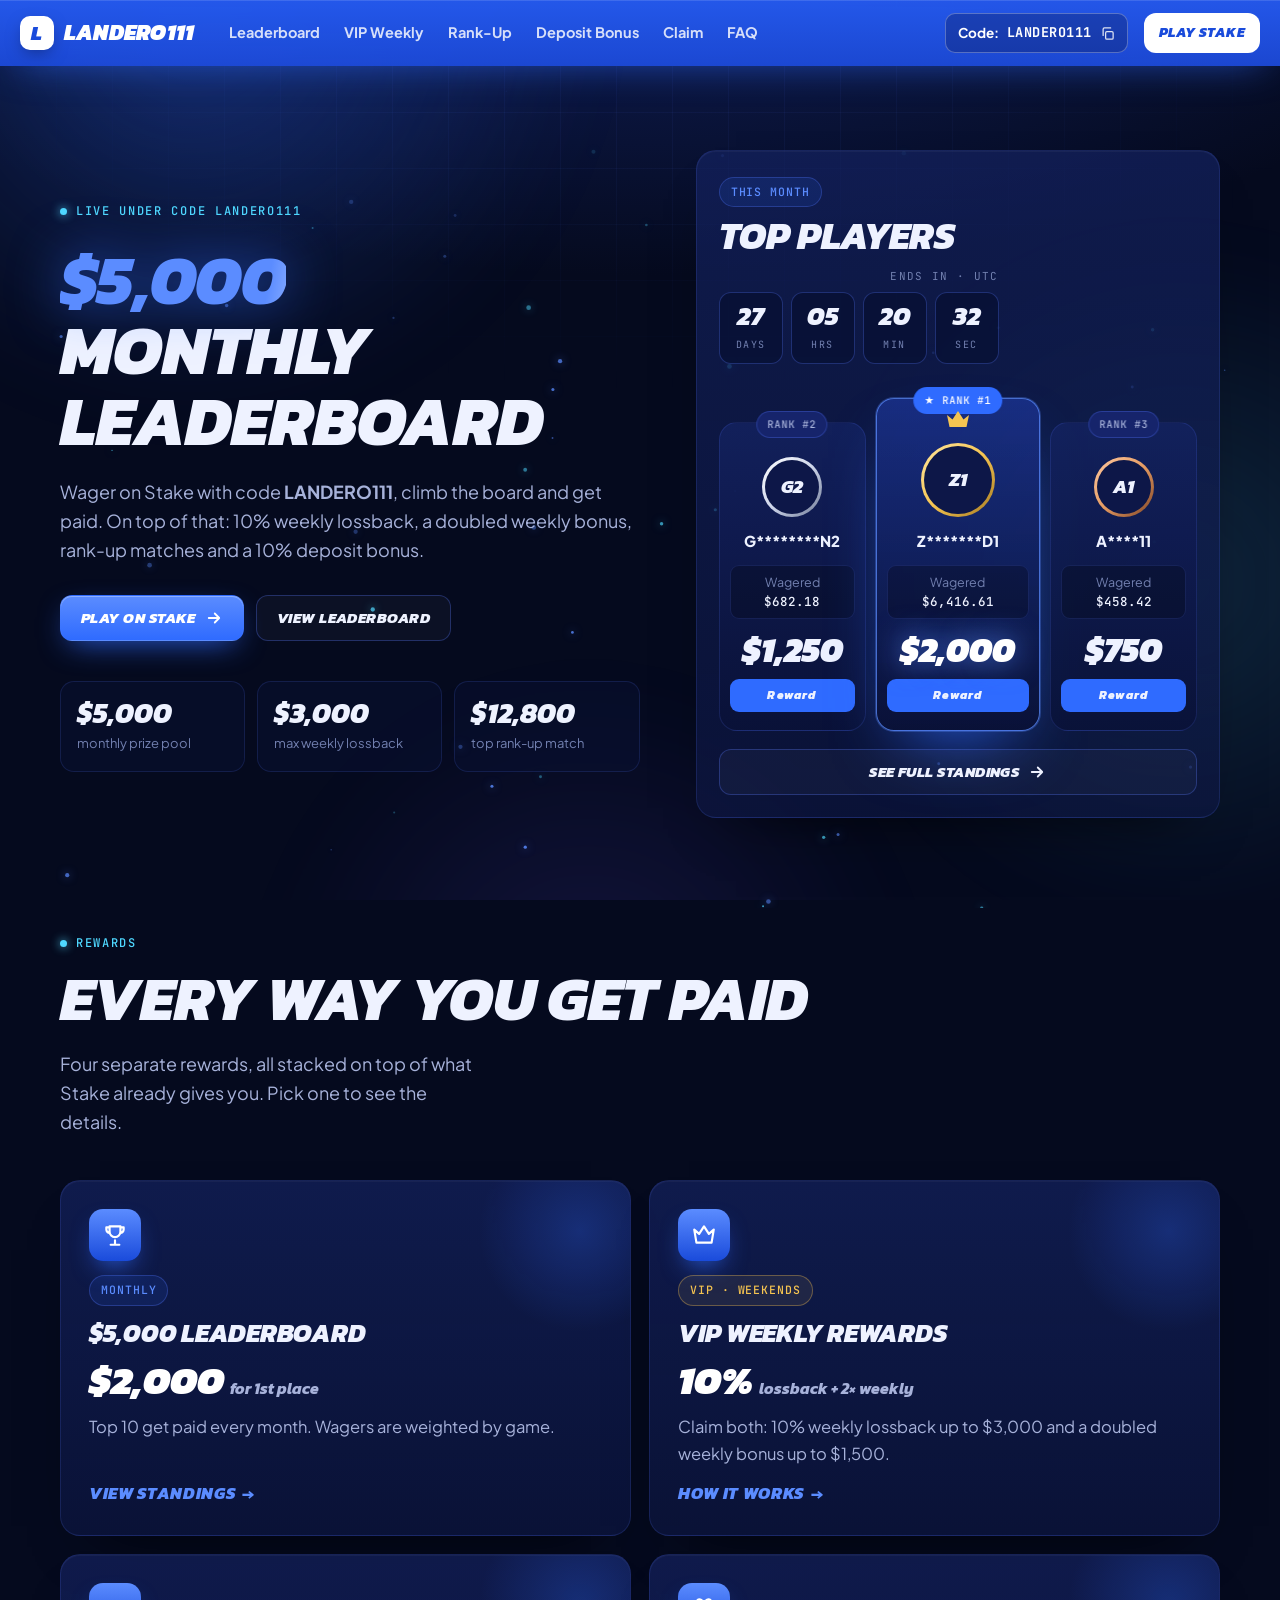
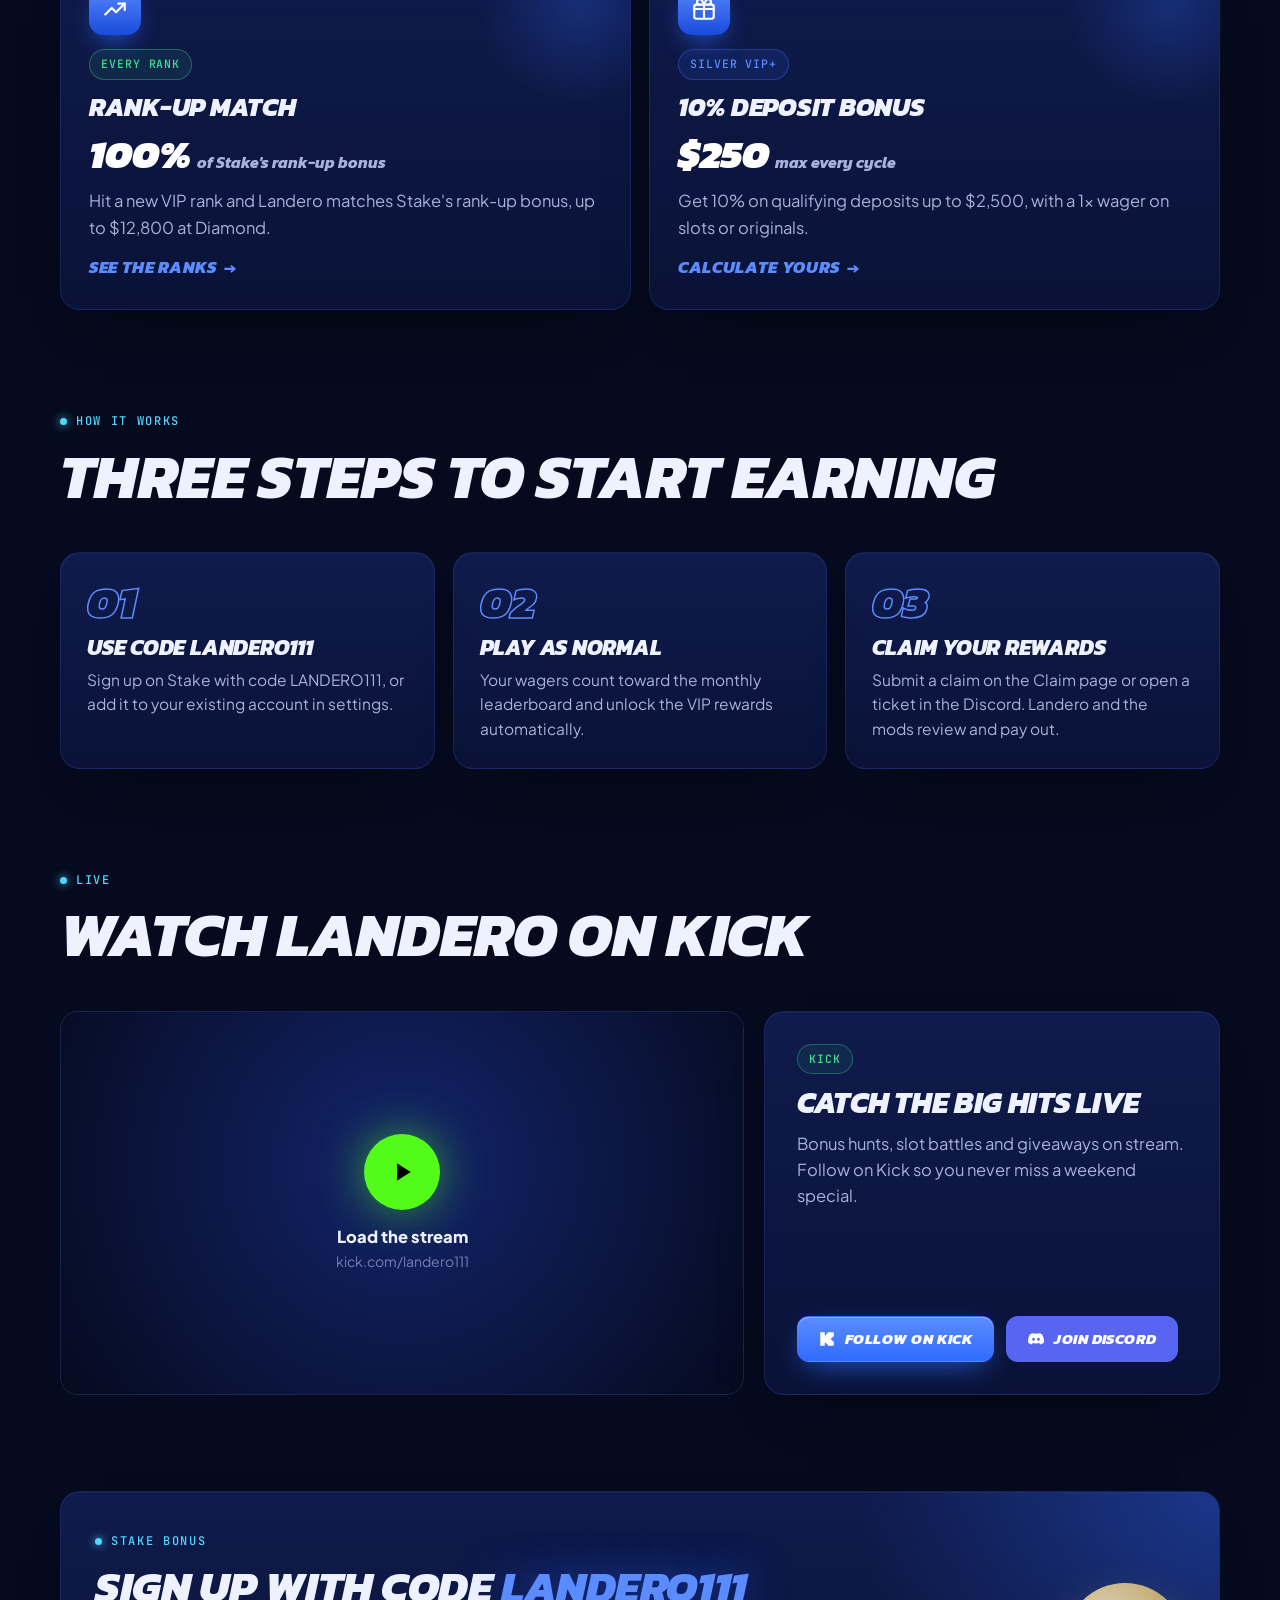
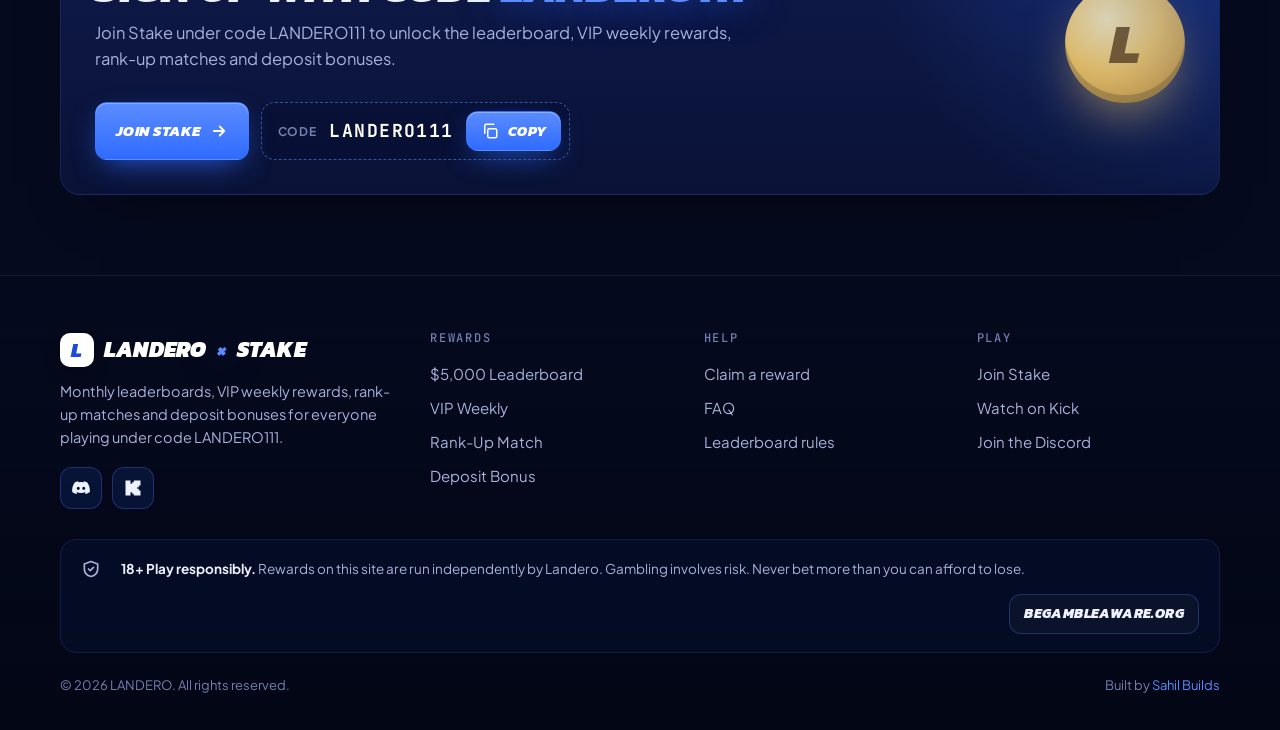
<file: index.html>
<!doctype html>
<html lang="en">
<head>
<meta charset="utf-8">
<meta name="viewport" content="width=device-width, initial-scale=1, viewport-fit=cover">
<title>Landero x Stake · $5,000 Leaderboard & VIP Rewards</title>
<meta name="description" content="Wager on Stake with code LANDERO111: $5,000 monthly leaderboard, 10% weekly lossback, doubled weekly bonus, rank-up matches and a 10% deposit bonus.">
<meta property="og:type" content="website">
<meta property="og:site_name" content="Landero x Stake">
<meta property="og:title" content="Landero x Stake · $5,000 Leaderboard & VIP Rewards">
<meta property="og:description" content="Wager on Stake with code LANDERO111: $5,000 monthly leaderboard, 10% weekly lossback, doubled weekly bonus, rank-up matches and a 10% deposit bonus.">
<meta property="og:url" content="https://www.landero111.com/">
<meta name="twitter:card" content="summary_large_image">
<meta name="theme-color" content="#1D4BDB">
<link rel="icon" type="image/svg+xml" href="favicon.svg">
<link rel="preconnect" href="https://fonts.googleapis.com">
<link rel="preconnect" href="https://fonts.gstatic.com" crossorigin>
<link rel="stylesheet" href="https://fonts.googleapis.com/css2?family=Kanit:ital,wght@1,700;1,800;1,900&family=Plus+Jakarta+Sans:wght@400;500;600;700;800&family=JetBrains+Mono:wght@500&display=swap">
<link rel="stylesheet" href="styles.css">
</head>
<body data-page="home">
<div class="bg" aria-hidden="true"><i class="grid"></i><i class="a"></i><i class="b"></i><i class="c"></i><i class="cur"></i></div>
<div class="beam" id="beam" aria-hidden="true"><i></i><b></b></div>
<header class="hdr">
  <div class="wrap">
    <a class="logo" href="index.html" aria-label="Landero home"><span class="s">L</span>LANDERO111</a>
    <nav class="nav" aria-label="Main"><a href="leaderboard.html" data-p="leaderboard"><svg viewBox="0 0 24 24" fill="none" stroke="currentColor" stroke-width="2" stroke-linecap="round" stroke-linejoin="round" aria-hidden="true"><path d="M8 21h8M12 17v4M7 4h10v5a5 5 0 0 1-10 0V4zM17 5h3v2a3 3 0 0 1-3 3M7 5H4v2a3 3 0 0 0 3 3"/></svg>Leaderboard</a><a href="vip-weekly.html" data-p="vip"><svg viewBox="0 0 24 24" fill="none" stroke="currentColor" stroke-width="2" stroke-linecap="round" stroke-linejoin="round" aria-hidden="true"><path d="M3 7l4.5 4L12 4l4.5 7L21 7l-2 12H5z"/></svg>VIP Weekly</a><a href="rank-up.html" data-p="rankup"><svg viewBox="0 0 24 24" fill="none" stroke="currentColor" stroke-width="2" stroke-linecap="round" stroke-linejoin="round" aria-hidden="true"><path d="M3 17l6-6 4 4 8-8"/><path d="M15 7h6v6"/></svg>Rank-Up</a><a href="deposit-bonus.html" data-p="deposit"><svg viewBox="0 0 24 24" fill="none" stroke="currentColor" stroke-width="2" stroke-linecap="round" stroke-linejoin="round" aria-hidden="true"><rect x="3" y="8" width="18" height="13" rx="2"/><path d="M12 8v13M3 12h18M12 8S10.5 3 8 3a2.5 2.5 0 0 0 0 5M12 8s1.5-5 4-5a2.5 2.5 0 0 1 0 5"/></svg>Deposit Bonus</a><a href="claim.html" data-p="claim"><svg viewBox="0 0 24 24" fill="none" stroke="currentColor" stroke-width="2" stroke-linecap="round" stroke-linejoin="round" aria-hidden="true"><path d="M3 9V6a1 1 0 0 1 1-1h16a1 1 0 0 1 1 1v3a3 3 0 0 0 0 6v3a1 1 0 0 1-1 1H4a1 1 0 0 1-1-1v-3a3 3 0 0 0 0-6z"/><path d="M14 5v14" stroke-dasharray="2 3"/></svg>Claim</a><a href="faq.html" data-p="faq"><svg viewBox="0 0 24 24" fill="none" stroke="currentColor" stroke-width="2" stroke-linecap="round" stroke-linejoin="round" aria-hidden="true"><circle cx="12" cy="12" r="9"/><path d="M9.5 9a2.5 2.5 0 1 1 3.5 2.3c-.6.3-1 .9-1 1.6V14M12 17.5v.01"/></svg>FAQ</a></nav>
    <span class="sp"></span>
    <button class="code-chip" type="button" data-copy="LANDERO111" aria-label="Copy code LANDERO111">Code: <b>LANDERO111</b><svg viewBox="0 0 24 24" fill="none" stroke="currentColor" stroke-width="2" stroke-linecap="round" stroke-linejoin="round" aria-hidden="true"><rect x="9" y="9" width="12" height="12" rx="2"/><path d="M5 15V5a2 2 0 0 1 2-2h10"/></svg></button>
    <a class="btn btn-white btn-sm hide-md" href="https://stake.com/?offer=landero111" target="_blank" rel="noopener sponsored">Play Stake</a>
    <a class="btn btn-discord btn-sm hide-md hide-lg" href="https://discord.gg/77KchtFxMC" target="_blank" rel="noopener"><svg viewBox="0 0 24 24" fill="currentColor" aria-hidden="true"><path d="M19.6 5.3A16.7 16.7 0 0 0 15.5 4l-.5 1a15.4 15.4 0 0 0-6 0l-.5-1a16.7 16.7 0 0 0-4.1 1.3C1.8 9.2 1.1 13 1.4 16.7a16.8 16.8 0 0 0 5.1 2.6l1.1-1.7a10.9 10.9 0 0 1-1.7-.8l.4-.3a12 12 0 0 0 11.4 0l.4.3a10.9 10.9 0 0 1-1.7.8l1.1 1.7a16.8 16.8 0 0 0 5.1-2.6c.4-4.3-.6-8.1-3-11.4zM8.7 14.4c-1 0-1.8-.9-1.8-2s.8-2 1.8-2 1.8.9 1.8 2-.8 2-1.8 2zm6.6 0c-1 0-1.8-.9-1.8-2s.8-2 1.8-2 1.8.9 1.8 2-.8 2-1.8 2z"/></svg>Discord</a>
    <button class="menu-btn" id="menuBtn" type="button" aria-label="Menu" aria-expanded="false" aria-controls="mnav"><span></span></button>
  </div>
  <div class="mnav" id="mnav"><div class="in"><a class="ml" href="index.html" data-p="home">Home</a><a class="ml" href="leaderboard.html" data-p="leaderboard">Leaderboard</a><a class="ml" href="vip-weekly.html" data-p="vip">VIP Weekly</a><a class="ml" href="rank-up.html" data-p="rankup">Rank-Up</a><a class="ml" href="deposit-bonus.html" data-p="deposit">Deposit Bonus</a><a class="ml" href="claim.html" data-p="claim">Claim</a><a class="ml" href="faq.html" data-p="faq">FAQ</a>
    <div class="row"><a class="btn btn-white" href="https://stake.com/?offer=landero111" target="_blank" rel="noopener sponsored">Play Stake</a><a class="btn btn-discord" href="https://discord.gg/77KchtFxMC" target="_blank" rel="noopener"><svg viewBox="0 0 24 24" fill="currentColor" aria-hidden="true"><path d="M19.6 5.3A16.7 16.7 0 0 0 15.5 4l-.5 1a15.4 15.4 0 0 0-6 0l-.5-1a16.7 16.7 0 0 0-4.1 1.3C1.8 9.2 1.1 13 1.4 16.7a16.8 16.8 0 0 0 5.1 2.6l1.1-1.7a10.9 10.9 0 0 1-1.7-.8l.4-.3a12 12 0 0 0 11.4 0l.4.3a10.9 10.9 0 0 1-1.7.8l1.1 1.7a16.8 16.8 0 0 0 5.1-2.6c.4-4.3-.6-8.1-3-11.4zM8.7 14.4c-1 0-1.8-.9-1.8-2s.8-2 1.8-2 1.8.9 1.8 2-.8 2-1.8 2zm6.6 0c-1 0-1.8-.9-1.8-2s.8-2 1.8-2 1.8.9 1.8 2-.8 2-1.8 2z"/></svg>Discord</a></div>
  </div></div>
</header>
<main>

<section style="position:relative">
  <canvas id="sparks" aria-hidden="true"></canvas>
  <div class="wrap hero">
    <div>
      <span class="kick load">Live under code LANDERO111</span>
      <h1 class="h-xl load d1"><span class="shine">$5,000</span><br>monthly<br>leaderboard</h1>
      <p class="lede load d2">Wager on Stake with code <b>LANDERO111</b>, climb the board and get paid. On top of that: 10% weekly lossback, a doubled weekly bonus, rank-up matches and a 10% deposit bonus.</p>
      <div class="ctas load d3"><a class="btn btn-blue" href="https://stake.com/?offer=landero111" target="_blank" rel="noopener sponsored">Play on Stake <svg viewBox="0 0 24 24" fill="none" stroke="currentColor" stroke-width="2.4" stroke-linecap="round" stroke-linejoin="round" aria-hidden="true"><path d="M5 12h14M13 6l6 6-6 6"/></svg></a><a class="btn btn-ghost" href="leaderboard.html">View leaderboard</a></div>
      <div class="stats load d4">
        <div><b class="num" data-count="5000" data-pre="$">$5,000</b><span>monthly prize pool</span></div>
        <div><b class="num" data-count="3000" data-pre="$">$3,000</b><span>max weekly lossback</span></div>
        <div><b class="num" data-count="12800" data-pre="$">$12,800</b><span>top rank-up match</span></div>
      </div>
    </div>
    <div class="load d2">
      <div class="card" style="padding:26px 22px 22px">
        <div style="display:flex;justify-content:space-between;align-items:center;gap:12px;flex-wrap:wrap;margin-bottom:34px">
          <div><div class="pill">This month</div><h3 class="h-md" style="margin-top:10px">Top players</h3></div>
          <div style="text-align:right"><div class="mono" style="font-size:11px;color:var(--dim);letter-spacing:.12em;margin-bottom:6px">ENDS IN · UTC</div><div class="cd num" data-cd="month" aria-label="Time left"><div><b>00</b><span>Days</span></div><div><b>00</b><span>Hrs</span></div><div><b>00</b><span>Min</span></div><div><b>00</b><span>Sec</span></div></div></div>
        </div>
        <div class="podium" data-podium>
  <div class="pod p2 gc"><span class="rk">Rank #2</span><div class="av"><span>–</span></div><div class="nm">–</div><div class="wg">Wagered <b class="num">–</b></div><div class="pz num">$1,250</div><div class="rw">Reward</div></div>
  <div class="pod p1 gc"><span class="rk">★ Rank #1</span><svg class="crown" width="26" height="20" viewBox="0 0 26 20" fill="currentColor" aria-hidden="true"><path d="M2 6l5.5 4.5L13 2l5.5 8.5L24 6l-2.5 12h-17z"/></svg><div class="av"><span>–</span></div><div class="nm">–</div><div class="wg">Wagered <b class="num">–</b></div><div class="pz num">$2,000</div><div class="rw">Reward</div></div>
  <div class="pod p3 gc"><span class="rk">Rank #3</span><div class="av"><span>–</span></div><div class="nm">–</div><div class="wg">Wagered <b class="num">–</b></div><div class="pz num">$750</div><div class="rw">Reward</div></div>
</div>
        <a class="btn btn-ghost" href="leaderboard.html" style="width:100%;margin-top:18px">See full standings <svg viewBox="0 0 24 24" fill="none" stroke="currentColor" stroke-width="2.4" stroke-linecap="round" stroke-linejoin="round" aria-hidden="true"><path d="M5 12h14M13 6l6 6-6 6"/></svg></a>
      </div>
    </div>
  </div>
</section>

<section class="wrap section" style="padding-top:20px">
  <div class="head rv"><div><span class="kick">Rewards</span><h2 class="h-lg" style="margin-top:12px">Every way you get paid</h2></div><p class="lede">Four separate rewards, all stacked on top of what Stake already gives you. Pick one to see the details.</p></div>
  <div class="offers">
    <a class="card offer gc rv" href="leaderboard.html"><span class="ic"><svg viewBox="0 0 24 24" fill="none" stroke="currentColor" stroke-width="2" stroke-linecap="round" stroke-linejoin="round" aria-hidden="true"><path d="M8 21h8M12 17v4M7 4h10v5a5 5 0 0 1-10 0V4zM17 5h3v2a3 3 0 0 1-3 3M7 5H4v2a3 3 0 0 0 3 3"/></svg></span><span class="pill">Monthly</span><h3>$5,000 Leaderboard</h3><div class="big num">$2,000<small>for 1st place</small></div><p>Top 10 get paid every month. Wagers are weighted by game.</p><span class="go">View standings <span>→</span></span></a>
    <a class="card offer gc rv s1" href="vip-weekly.html"><span class="ic"><svg viewBox="0 0 24 24" fill="none" stroke="currentColor" stroke-width="2" stroke-linecap="round" stroke-linejoin="round" aria-hidden="true"><path d="M3 7l4.5 4L12 4l4.5 7L21 7l-2 12H5z"/></svg></span><span class="pill gold">VIP · Weekends</span><h3>VIP Weekly Rewards</h3><div class="big num">10%<small>lossback + 2× weekly</small></div><p>Claim both: 10% weekly lossback up to $3,000 and a doubled weekly bonus up to $1,500.</p><span class="go">How it works <span>→</span></span></a>
    <a class="card offer gc rv" href="rank-up.html"><span class="ic"><svg viewBox="0 0 24 24" fill="none" stroke="currentColor" stroke-width="2" stroke-linecap="round" stroke-linejoin="round" aria-hidden="true"><path d="M3 17l6-6 4 4 8-8"/><path d="M15 7h6v6"/></svg></span><span class="pill green">Every rank</span><h3>Rank-Up Match</h3><div class="big num">100%<small>of Stake's rank-up bonus</small></div><p>Hit a new VIP rank and Landero matches Stake's rank-up bonus, up to $12,800 at Diamond.</p><span class="go">See the ranks <span>→</span></span></a>
    <a class="card offer gc rv s1" href="deposit-bonus.html"><span class="ic"><svg viewBox="0 0 24 24" fill="none" stroke="currentColor" stroke-width="2" stroke-linecap="round" stroke-linejoin="round" aria-hidden="true"><rect x="3" y="8" width="18" height="13" rx="2"/><path d="M12 8v13M3 12h18M12 8S10.5 3 8 3a2.5 2.5 0 0 0 0 5M12 8s1.5-5 4-5a2.5 2.5 0 0 1 0 5"/></svg></span><span class="pill">Silver VIP+</span><h3>10% Deposit Bonus</h3><div class="big num">$250<small>max every cycle</small></div><p>Get 10% on qualifying deposits up to $2,500, with a 1× wager on slots or originals.</p><span class="go">Calculate yours <span>→</span></span></a>
  </div>
</section>

<section class="wrap section" style="padding-top:0">
  <div class="head rv"><div><span class="kick">How it works</span><h2 class="h-lg" style="margin-top:12px">Three steps to start earning</h2></div></div>
  <div class="steps">
    <div class="card step gc rv"><h3>Use code LANDERO111</h3><p>Sign up on Stake with code LANDERO111, or add it to your existing account in settings.</p></div>
    <div class="card step gc rv s1"><h3>Play as normal</h3><p>Your wagers count toward the monthly leaderboard and unlock the VIP rewards automatically.</p></div>
    <div class="card step gc rv s2"><h3>Claim your rewards</h3><p>Submit a claim on the Claim page or open a ticket in the Discord. Landero and the mods review and pay out.</p></div>
  </div>
</section>

<section class="wrap section" style="padding-top:0">
  <div class="head rv"><div><span class="kick">Live</span><h2 class="h-lg" style="margin-top:12px">Watch Landero on Kick</h2></div></div>
  <div class="live-wrap">
    <div class="player rv"><div class="ph" role="button" tabindex="0" aria-label="Load the Kick stream"><div><b><svg width="30" height="30" viewBox="0 0 24 24" fill="currentColor" aria-hidden="true"><path d="M8 5v14l11-7z"/></svg></b><div style="font-weight:800">Load the stream</div><div style="color:var(--dim);font-size:14px">kick.com/landero111</div></div></div></div>
    <div class="card block gc rv s1" style="display:flex;flex-direction:column">
      <span class="pill green" style="align-self:flex-start">Kick</span>
      <h3 style="margin-top:14px">Catch the big hits live</h3>
      <p class="d">Bonus hunts, slot battles and giveaways on stream. Follow on Kick so you never miss a weekend special.</p>
      <div class="ctas" style="margin-top:auto;padding-top:24px"><a class="btn btn-blue" href="https://kick.com/landero111" target="_blank" rel="noopener"><svg viewBox="0 0 24 24" fill="currentColor" aria-hidden="true"><path d="M3 3h6v4h2V5h2V3h8v6h-2v2h-2v2h2v2h2v6h-8v-2h-2v-2H9v4H3z"/></svg>Follow on Kick</a><a class="btn btn-discord" href="https://discord.gg/77KchtFxMC" target="_blank" rel="noopener"><svg viewBox="0 0 24 24" fill="currentColor" aria-hidden="true"><path d="M19.6 5.3A16.7 16.7 0 0 0 15.5 4l-.5 1a15.4 15.4 0 0 0-6 0l-.5-1a16.7 16.7 0 0 0-4.1 1.3C1.8 9.2 1.1 13 1.4 16.7a16.8 16.8 0 0 0 5.1 2.6l1.1-1.7a10.9 10.9 0 0 1-1.7-.8l.4-.3a12 12 0 0 0 11.4 0l.4.3a10.9 10.9 0 0 1-1.7.8l1.1 1.7a16.8 16.8 0 0 0 5.1-2.6c.4-4.3-.6-8.1-3-11.4zM8.7 14.4c-1 0-1.8-.9-1.8-2s.8-2 1.8-2 1.8.9 1.8 2-.8 2-1.8 2zm6.6 0c-1 0-1.8-.9-1.8-2s.8-2 1.8-2 1.8.9 1.8 2-.8 2-1.8 2z"/></svg>Join Discord</a></div>
    </div>
  </div>
</section>
<section class="wrap" style="padding-bottom:40px">
  <div class="card banner rv gc">
    <div style="position:relative"><span class="kick">Stake bonus</span><h2 style="margin-top:12px">Sign up with code <span class="blue">LANDERO111</span></h2><p>Join Stake under code LANDERO111 to unlock the leaderboard, VIP weekly rewards, rank-up matches and deposit bonuses.</p>
    <div class="ctas"><a class="btn btn-blue" href="https://stake.com/?offer=landero111" target="_blank" rel="noopener sponsored">Join Stake <svg viewBox="0 0 24 24" fill="none" stroke="currentColor" stroke-width="2.4" stroke-linecap="round" stroke-linejoin="round" aria-hidden="true"><path d="M5 12h14M13 6l6 6-6 6"/></svg></a><button class="codebox" type="button" data-copy="LANDERO111" aria-label="Copy code LANDERO111"><span>Code</span><b>LANDERO111</b><span class="btn btn-blue btn-sm" style="pointer-events:none"><svg viewBox="0 0 24 24" fill="none" stroke="currentColor" stroke-width="2" stroke-linecap="round" stroke-linejoin="round" aria-hidden="true"><rect x="9" y="9" width="12" height="12" rx="2"/><path d="M5 15V5a2 2 0 0 1 2-2h10"/></svg>Copy</span></button></div></div>
    <div class="chip3d" aria-hidden="true">L</div>
  </div>
</section>
</main>
<footer class="ftr">
  <div class="wrap top">
    <div class="b">
      <a class="logo" href="index.html"><span class="s">L</span>LANDERO <span class="blue">×</span> STAKE</a>
      <p>Monthly leaderboards, VIP weekly rewards, rank-up matches and deposit bonuses for everyone playing under code LANDERO111.</p>
      <div class="socials"><a href="https://discord.gg/77KchtFxMC" target="_blank" rel="noopener" aria-label="Discord"><svg viewBox="0 0 24 24" fill="currentColor" aria-hidden="true"><path d="M19.6 5.3A16.7 16.7 0 0 0 15.5 4l-.5 1a15.4 15.4 0 0 0-6 0l-.5-1a16.7 16.7 0 0 0-4.1 1.3C1.8 9.2 1.1 13 1.4 16.7a16.8 16.8 0 0 0 5.1 2.6l1.1-1.7a10.9 10.9 0 0 1-1.7-.8l.4-.3a12 12 0 0 0 11.4 0l.4.3a10.9 10.9 0 0 1-1.7.8l1.1 1.7a16.8 16.8 0 0 0 5.1-2.6c.4-4.3-.6-8.1-3-11.4zM8.7 14.4c-1 0-1.8-.9-1.8-2s.8-2 1.8-2 1.8.9 1.8 2-.8 2-1.8 2zm6.6 0c-1 0-1.8-.9-1.8-2s.8-2 1.8-2 1.8.9 1.8 2-.8 2-1.8 2z"/></svg></a><a href="https://kick.com/landero111" target="_blank" rel="noopener" aria-label="Kick"><svg viewBox="0 0 24 24" fill="currentColor" aria-hidden="true"><path d="M3 3h6v4h2V5h2V3h8v6h-2v2h-2v2h2v2h2v6h-8v-2h-2v-2H9v4H3z"/></svg></a></div>
    </div>
    <div class="col"><h4>REWARDS</h4><a href="leaderboard.html">$5,000 Leaderboard</a><a href="vip-weekly.html">VIP Weekly</a><a href="rank-up.html">Rank-Up Match</a><a href="deposit-bonus.html">Deposit Bonus</a></div>
    <div class="col"><h4>HELP</h4><a href="claim.html">Claim a reward</a><a href="faq.html">FAQ</a><a href="leaderboard.html#rules">Leaderboard rules</a></div>
    <div class="col"><h4>PLAY</h4><a href="https://stake.com/?offer=landero111" target="_blank" rel="noopener sponsored">Join Stake</a><a href="https://kick.com/landero111" target="_blank" rel="noopener">Watch on Kick</a><a href="https://discord.gg/77KchtFxMC" target="_blank" rel="noopener">Join the Discord</a></div>
  </div>
  <div class="wrap"><div class="rg"><svg width="20" height="20" viewBox="0 0 24 24" fill="none" stroke="currentColor" stroke-width="2" stroke-linecap="round" stroke-linejoin="round" aria-hidden="true"><path d="M12 3l8 3v6c0 5-3.4 8-8 9-4.6-1-8-4-8-9V6z"/><path d="M9 12l2 2 4-4"/></svg><span><b>18+ Play responsibly.</b> Rewards on this site are run independently by Landero. Gambling involves risk. Never bet more than you can afford to lose.</span><a class="btn btn-ghost btn-sm" href="https://www.begambleaware.org" target="_blank" rel="noopener">BeGambleAware.org</a></div></div>
  <div class="wrap bot"><span>© 2026 LANDERO. All rights reserved.</span><span>Built by <a href="https://sahilbuilds.com" target="_blank" rel="noopener">Sahil Builds</a></span></div>
</footer>
<button class="totop" id="toTop" type="button" aria-label="Back to top"><svg class="ring" viewBox="0 0 52 52" aria-hidden="true"><circle class="trk" cx="26" cy="26" r="24"/><circle class="prg" id="toTopRing" cx="26" cy="26" r="24"/></svg><svg class="ar" width="20" height="20" viewBox="0 0 24 24" fill="none" stroke="currentColor" stroke-width="2.4" stroke-linecap="round" stroke-linejoin="round" aria-hidden="true"><path d="M12 19V5M5 12l7-7 7 7"/></svg></button>
<script src="app.js"></script>
</body>
</html>
</file>
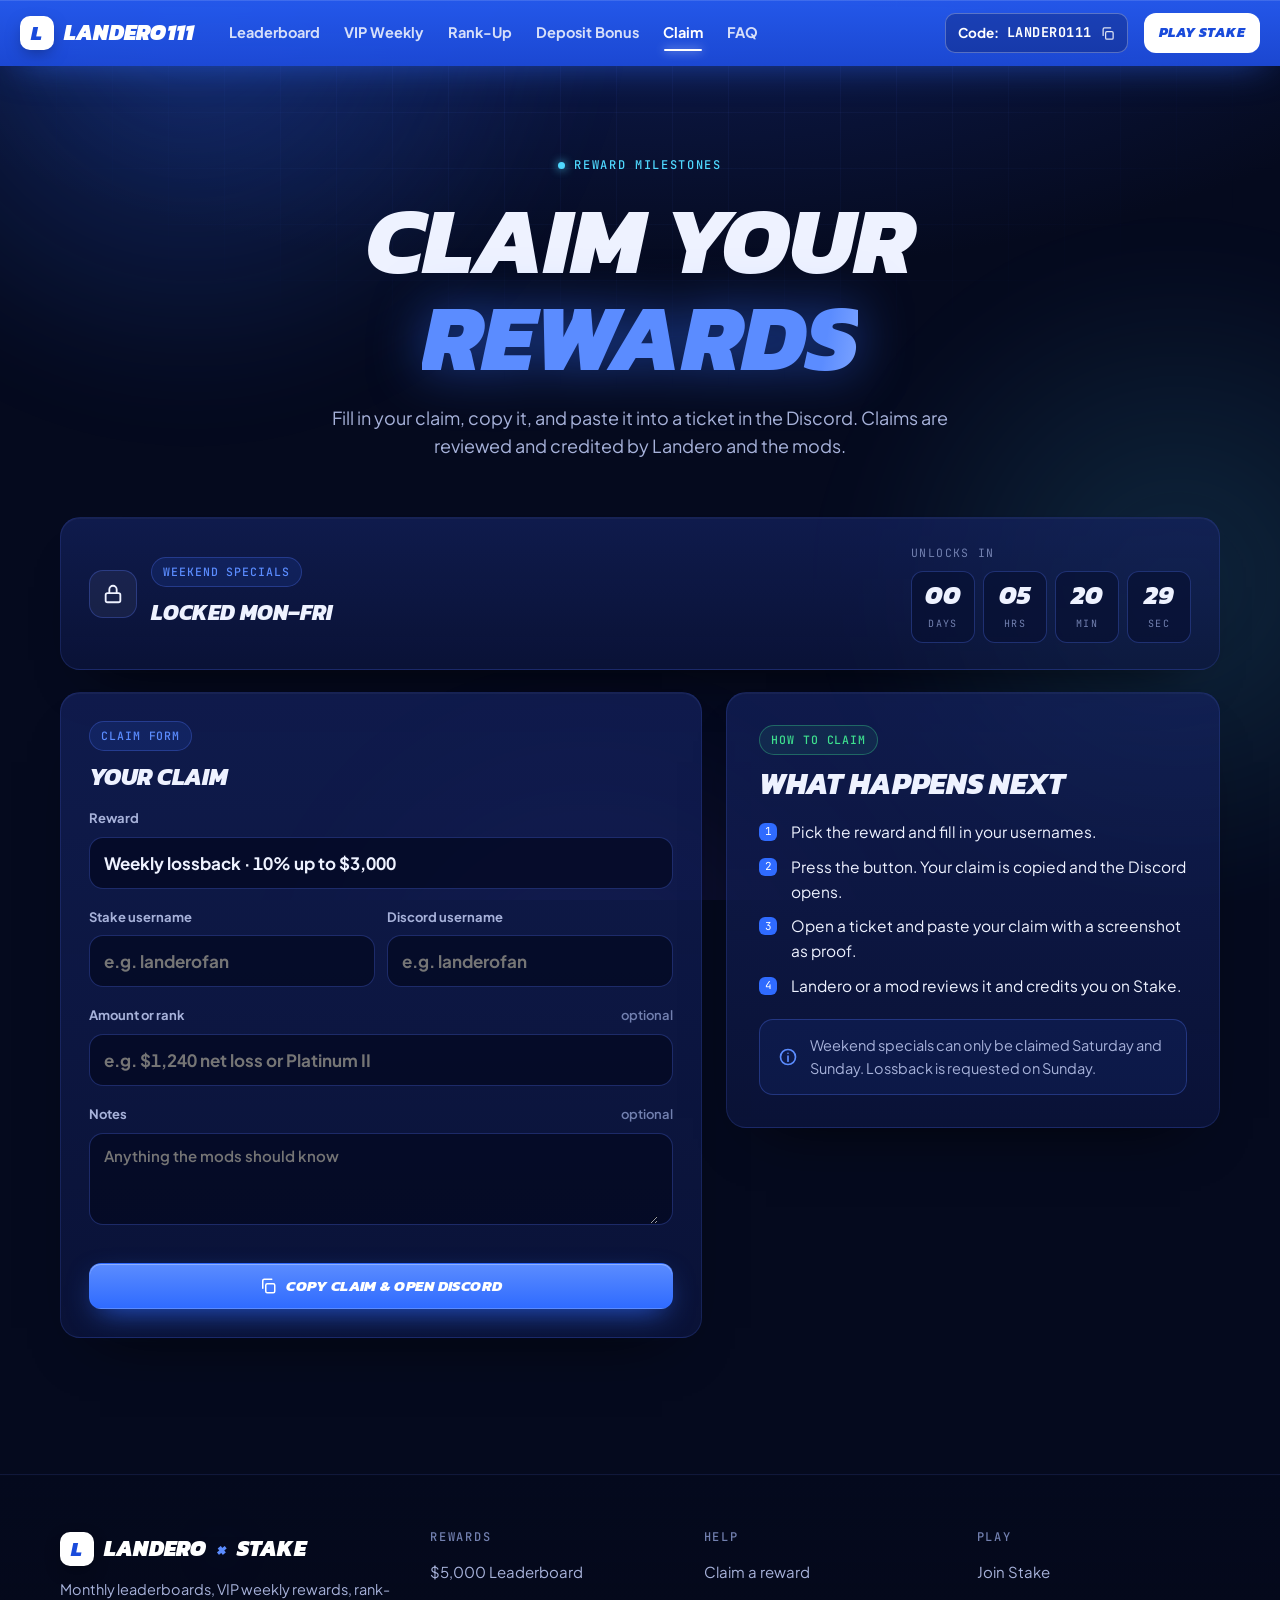
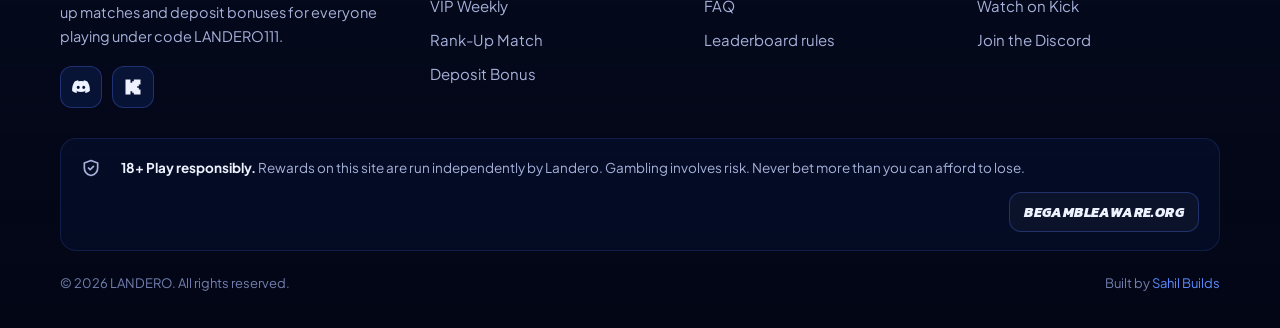
<file: claim.html>
<!doctype html>
<html lang="en">
<head>
<meta charset="utf-8">
<meta name="viewport" content="width=device-width, initial-scale=1, viewport-fit=cover">
<title>Claim Rewards · Landero x Stake</title>
<meta name="description" content="Claim your weekly lossback, double weekly, rank-up match, deposit bonus or leaderboard prize from Landero.">
<meta property="og:type" content="website">
<meta property="og:site_name" content="Landero x Stake">
<meta property="og:title" content="Claim Rewards · Landero x Stake">
<meta property="og:description" content="Claim your weekly lossback, double weekly, rank-up match, deposit bonus or leaderboard prize from Landero.">
<meta property="og:url" content="https://www.landero111.com/claim.html">
<meta name="twitter:card" content="summary_large_image">
<meta name="theme-color" content="#1D4BDB">
<link rel="icon" type="image/svg+xml" href="favicon.svg">
<link rel="preconnect" href="https://fonts.googleapis.com">
<link rel="preconnect" href="https://fonts.gstatic.com" crossorigin>
<link rel="stylesheet" href="https://fonts.googleapis.com/css2?family=Kanit:ital,wght@1,700;1,800;1,900&family=Plus+Jakarta+Sans:wght@400;500;600;700;800&family=JetBrains+Mono:wght@500&display=swap">
<link rel="stylesheet" href="styles.css">
</head>
<body data-page="claim">
<div class="bg" aria-hidden="true"><i class="grid"></i><i class="a"></i><i class="b"></i><i class="c"></i><i class="cur"></i></div>
<div class="beam" id="beam" aria-hidden="true"><i></i><b></b></div>
<header class="hdr">
  <div class="wrap">
    <a class="logo" href="index.html" aria-label="Landero home"><span class="s">L</span>LANDERO111</a>
    <nav class="nav" aria-label="Main"><a href="leaderboard.html" data-p="leaderboard"><svg viewBox="0 0 24 24" fill="none" stroke="currentColor" stroke-width="2" stroke-linecap="round" stroke-linejoin="round" aria-hidden="true"><path d="M8 21h8M12 17v4M7 4h10v5a5 5 0 0 1-10 0V4zM17 5h3v2a3 3 0 0 1-3 3M7 5H4v2a3 3 0 0 0 3 3"/></svg>Leaderboard</a><a href="vip-weekly.html" data-p="vip"><svg viewBox="0 0 24 24" fill="none" stroke="currentColor" stroke-width="2" stroke-linecap="round" stroke-linejoin="round" aria-hidden="true"><path d="M3 7l4.5 4L12 4l4.5 7L21 7l-2 12H5z"/></svg>VIP Weekly</a><a href="rank-up.html" data-p="rankup"><svg viewBox="0 0 24 24" fill="none" stroke="currentColor" stroke-width="2" stroke-linecap="round" stroke-linejoin="round" aria-hidden="true"><path d="M3 17l6-6 4 4 8-8"/><path d="M15 7h6v6"/></svg>Rank-Up</a><a href="deposit-bonus.html" data-p="deposit"><svg viewBox="0 0 24 24" fill="none" stroke="currentColor" stroke-width="2" stroke-linecap="round" stroke-linejoin="round" aria-hidden="true"><rect x="3" y="8" width="18" height="13" rx="2"/><path d="M12 8v13M3 12h18M12 8S10.5 3 8 3a2.5 2.5 0 0 0 0 5M12 8s1.5-5 4-5a2.5 2.5 0 0 1 0 5"/></svg>Deposit Bonus</a><a href="claim.html" data-p="claim"><svg viewBox="0 0 24 24" fill="none" stroke="currentColor" stroke-width="2" stroke-linecap="round" stroke-linejoin="round" aria-hidden="true"><path d="M3 9V6a1 1 0 0 1 1-1h16a1 1 0 0 1 1 1v3a3 3 0 0 0 0 6v3a1 1 0 0 1-1 1H4a1 1 0 0 1-1-1v-3a3 3 0 0 0 0-6z"/><path d="M14 5v14" stroke-dasharray="2 3"/></svg>Claim</a><a href="faq.html" data-p="faq"><svg viewBox="0 0 24 24" fill="none" stroke="currentColor" stroke-width="2" stroke-linecap="round" stroke-linejoin="round" aria-hidden="true"><circle cx="12" cy="12" r="9"/><path d="M9.5 9a2.5 2.5 0 1 1 3.5 2.3c-.6.3-1 .9-1 1.6V14M12 17.5v.01"/></svg>FAQ</a></nav>
    <span class="sp"></span>
    <button class="code-chip" type="button" data-copy="LANDERO111" aria-label="Copy code LANDERO111">Code: <b>LANDERO111</b><svg viewBox="0 0 24 24" fill="none" stroke="currentColor" stroke-width="2" stroke-linecap="round" stroke-linejoin="round" aria-hidden="true"><rect x="9" y="9" width="12" height="12" rx="2"/><path d="M5 15V5a2 2 0 0 1 2-2h10"/></svg></button>
    <a class="btn btn-white btn-sm hide-md" href="https://stake.com/?offer=landero111" target="_blank" rel="noopener sponsored">Play Stake</a>
    <a class="btn btn-discord btn-sm hide-md hide-lg" href="https://discord.gg/77KchtFxMC" target="_blank" rel="noopener"><svg viewBox="0 0 24 24" fill="currentColor" aria-hidden="true"><path d="M19.6 5.3A16.7 16.7 0 0 0 15.5 4l-.5 1a15.4 15.4 0 0 0-6 0l-.5-1a16.7 16.7 0 0 0-4.1 1.3C1.8 9.2 1.1 13 1.4 16.7a16.8 16.8 0 0 0 5.1 2.6l1.1-1.7a10.9 10.9 0 0 1-1.7-.8l.4-.3a12 12 0 0 0 11.4 0l.4.3a10.9 10.9 0 0 1-1.7.8l1.1 1.7a16.8 16.8 0 0 0 5.1-2.6c.4-4.3-.6-8.1-3-11.4zM8.7 14.4c-1 0-1.8-.9-1.8-2s.8-2 1.8-2 1.8.9 1.8 2-.8 2-1.8 2zm6.6 0c-1 0-1.8-.9-1.8-2s.8-2 1.8-2 1.8.9 1.8 2-.8 2-1.8 2z"/></svg>Discord</a>
    <button class="menu-btn" id="menuBtn" type="button" aria-label="Menu" aria-expanded="false" aria-controls="mnav"><span></span></button>
  </div>
  <div class="mnav" id="mnav"><div class="in"><a class="ml" href="index.html" data-p="home">Home</a><a class="ml" href="leaderboard.html" data-p="leaderboard">Leaderboard</a><a class="ml" href="vip-weekly.html" data-p="vip">VIP Weekly</a><a class="ml" href="rank-up.html" data-p="rankup">Rank-Up</a><a class="ml" href="deposit-bonus.html" data-p="deposit">Deposit Bonus</a><a class="ml" href="claim.html" data-p="claim">Claim</a><a class="ml" href="faq.html" data-p="faq">FAQ</a>
    <div class="row"><a class="btn btn-white" href="https://stake.com/?offer=landero111" target="_blank" rel="noopener sponsored">Play Stake</a><a class="btn btn-discord" href="https://discord.gg/77KchtFxMC" target="_blank" rel="noopener"><svg viewBox="0 0 24 24" fill="currentColor" aria-hidden="true"><path d="M19.6 5.3A16.7 16.7 0 0 0 15.5 4l-.5 1a15.4 15.4 0 0 0-6 0l-.5-1a16.7 16.7 0 0 0-4.1 1.3C1.8 9.2 1.1 13 1.4 16.7a16.8 16.8 0 0 0 5.1 2.6l1.1-1.7a10.9 10.9 0 0 1-1.7-.8l.4-.3a12 12 0 0 0 11.4 0l.4.3a10.9 10.9 0 0 1-1.7.8l1.1 1.7a16.8 16.8 0 0 0 5.1-2.6c.4-4.3-.6-8.1-3-11.4zM8.7 14.4c-1 0-1.8-.9-1.8-2s.8-2 1.8-2 1.8.9 1.8 2-.8 2-1.8 2zm6.6 0c-1 0-1.8-.9-1.8-2s.8-2 1.8-2 1.8.9 1.8 2-.8 2-1.8 2z"/></svg>Discord</a></div>
  </div></div>
</header>
<main>

<section class="wrap phero">
  <span class="kick load">Reward milestones</span>
  <h1 class="h-xl load d1" style="margin-top:16px">Claim your<br><span class="shine">rewards</span></h1>
  <p class="lede load d2">Fill in your claim, copy it, and paste it into a ticket in the Discord. Claims are reviewed and credited by Landero and the mods.</p>
</section>
<section class="wrap" style="padding-bottom:96px">
  <div class="card status rv" data-weekend-status>
  <div class="lock"><span class="lic"><svg width="22" height="22" viewBox="0 0 24 24" fill="none" stroke="currentColor" stroke-width="2" stroke-linecap="round" stroke-linejoin="round" aria-hidden="true"><rect x="4" y="11" width="16" height="10" rx="2"/><path d="M8 11V7a4 4 0 0 1 8 0v4"/></svg></span><div><div class="pill" style="margin-bottom:8px">Weekend specials</div><div class="val">Locked Mon–Fri</div></div></div>
  <div><div class="lab" style="margin-bottom:8px">Unlocks in</div><div class="cd num" data-cd="weekend" aria-label="Time left"><div><b>00</b><span>Days</span></div><div><b>00</b><span>Hrs</span></div><div><b>00</b><span>Min</span></div><div><b>00</b><span>Sec</span></div></div></div>
</div>
  <div class="split claimg" style="margin-top:22px">
    <form class="card calc rv" id="claimForm" novalidate>
      <span class="pill">Claim form</span><h3 style="margin-top:14px">Your claim</h3>
      <div class="fld"><label for="cType">Reward</label><div class="inp"><select id="cType"><option value="Weekly lossback (10%, max $3,000)">Weekly lossback · 10% up to $3,000</option><option value="Double weekly bonus (max $1,500)">Double weekly · up to $1,500</option><option value="Rank-up match">Rank-up match</option><option value="10% deposit bonus (max $250)">10% deposit bonus · up to $250</option><option value="Leaderboard prize">Leaderboard prize</option></select></div></div>
      <div class="split" style="gap:12px"><div class="fld"><label for="cStake">Stake username</label><div class="inp"><input id="cStake" type="text" autocomplete="off" required placeholder="e.g. landerofan"></div></div>
      <div class="fld"><label for="cDisc">Discord username</label><div class="inp"><input id="cDisc" type="text" autocomplete="off" required placeholder="e.g. landerofan"></div></div></div>
      <div class="fld"><label for="cAmt">Amount or rank <span>optional</span></label><div class="inp"><input id="cAmt" type="text" autocomplete="off" placeholder="e.g. $1,240 net loss or Platinum II"></div></div>
      <div class="fld"><label for="cNote">Notes <span>optional</span></label><div class="inp"><textarea id="cNote" placeholder="Anything the mods should know"></textarea></div></div>
      <p class="mono" id="cErr" style="min-height:22px;margin-top:12px;font-size:13px;color:var(--red)" role="alert"></p>
      <button class="btn btn-blue" type="submit" style="width:100%;margin-top:4px"><svg viewBox="0 0 24 24" fill="none" stroke="currentColor" stroke-width="2" stroke-linecap="round" stroke-linejoin="round" aria-hidden="true"><rect x="9" y="9" width="12" height="12" rx="2"/><path d="M5 15V5a2 2 0 0 1 2-2h10"/></svg>Copy claim &amp; open Discord</button>
    </form>
    <div class="card block gc rv s1" style="align-self:start"><span class="pill green">How to claim</span><h3 style="margin-top:14px">What happens next</h3>
      <ul class="list num-list"><li>Pick the reward and fill in your usernames.</li><li>Press the button. Your claim is copied and the Discord opens.</li><li>Open a ticket and paste your claim with a screenshot as proof.</li><li>Landero or a mod reviews it and credits you on Stake.</li></ul>
      <div class="notice" style="margin-top:20px"><svg viewBox="0 0 24 24" fill="none" stroke="currentColor" stroke-width="2" stroke-linecap="round" stroke-linejoin="round" aria-hidden="true"><circle cx="12" cy="12" r="9"/><path d="M12 11v6M12 7.5v.01"/></svg><span>Weekend specials can only be claimed Saturday and Sunday. Lossback is requested on Sunday.</span></div>
    </div>
  </div>
</section>
</main>
<footer class="ftr">
  <div class="wrap top">
    <div class="b">
      <a class="logo" href="index.html"><span class="s">L</span>LANDERO <span class="blue">×</span> STAKE</a>
      <p>Monthly leaderboards, VIP weekly rewards, rank-up matches and deposit bonuses for everyone playing under code LANDERO111.</p>
      <div class="socials"><a href="https://discord.gg/77KchtFxMC" target="_blank" rel="noopener" aria-label="Discord"><svg viewBox="0 0 24 24" fill="currentColor" aria-hidden="true"><path d="M19.6 5.3A16.7 16.7 0 0 0 15.5 4l-.5 1a15.4 15.4 0 0 0-6 0l-.5-1a16.7 16.7 0 0 0-4.1 1.3C1.8 9.2 1.1 13 1.4 16.7a16.8 16.8 0 0 0 5.1 2.6l1.1-1.7a10.9 10.9 0 0 1-1.7-.8l.4-.3a12 12 0 0 0 11.4 0l.4.3a10.9 10.9 0 0 1-1.7.8l1.1 1.7a16.8 16.8 0 0 0 5.1-2.6c.4-4.3-.6-8.1-3-11.4zM8.7 14.4c-1 0-1.8-.9-1.8-2s.8-2 1.8-2 1.8.9 1.8 2-.8 2-1.8 2zm6.6 0c-1 0-1.8-.9-1.8-2s.8-2 1.8-2 1.8.9 1.8 2-.8 2-1.8 2z"/></svg></a><a href="https://kick.com/landero111" target="_blank" rel="noopener" aria-label="Kick"><svg viewBox="0 0 24 24" fill="currentColor" aria-hidden="true"><path d="M3 3h6v4h2V5h2V3h8v6h-2v2h-2v2h2v2h2v6h-8v-2h-2v-2H9v4H3z"/></svg></a></div>
    </div>
    <div class="col"><h4>REWARDS</h4><a href="leaderboard.html">$5,000 Leaderboard</a><a href="vip-weekly.html">VIP Weekly</a><a href="rank-up.html">Rank-Up Match</a><a href="deposit-bonus.html">Deposit Bonus</a></div>
    <div class="col"><h4>HELP</h4><a href="claim.html">Claim a reward</a><a href="faq.html">FAQ</a><a href="leaderboard.html#rules">Leaderboard rules</a></div>
    <div class="col"><h4>PLAY</h4><a href="https://stake.com/?offer=landero111" target="_blank" rel="noopener sponsored">Join Stake</a><a href="https://kick.com/landero111" target="_blank" rel="noopener">Watch on Kick</a><a href="https://discord.gg/77KchtFxMC" target="_blank" rel="noopener">Join the Discord</a></div>
  </div>
  <div class="wrap"><div class="rg"><svg width="20" height="20" viewBox="0 0 24 24" fill="none" stroke="currentColor" stroke-width="2" stroke-linecap="round" stroke-linejoin="round" aria-hidden="true"><path d="M12 3l8 3v6c0 5-3.4 8-8 9-4.6-1-8-4-8-9V6z"/><path d="M9 12l2 2 4-4"/></svg><span><b>18+ Play responsibly.</b> Rewards on this site are run independently by Landero. Gambling involves risk. Never bet more than you can afford to lose.</span><a class="btn btn-ghost btn-sm" href="https://www.begambleaware.org" target="_blank" rel="noopener">BeGambleAware.org</a></div></div>
  <div class="wrap bot"><span>© 2026 LANDERO. All rights reserved.</span><span>Built by <a href="https://sahilbuilds.com" target="_blank" rel="noopener">Sahil Builds</a></span></div>
</footer>
<button class="totop" id="toTop" type="button" aria-label="Back to top"><svg class="ring" viewBox="0 0 52 52" aria-hidden="true"><circle class="trk" cx="26" cy="26" r="24"/><circle class="prg" id="toTopRing" cx="26" cy="26" r="24"/></svg><svg class="ar" width="20" height="20" viewBox="0 0 24 24" fill="none" stroke="currentColor" stroke-width="2.4" stroke-linecap="round" stroke-linejoin="round" aria-hidden="true"><path d="M12 19V5M5 12l7-7 7 7"/></svg></button>
<script src="app.js"></script>
<script>
(function(){var f=document.getElementById('claimForm'),err=document.getElementById('cErr');
f.addEventListener('submit',function(e){e.preventDefault();var s=document.getElementById('cStake').value.trim(),d=document.getElementById('cDisc').value.trim();
if(!s||!d){err.textContent='Add your Stake and Discord usernames so the mods can find you.';return}err.textContent='';
var t='CLAIM · '+document.getElementById('cType').value+'\nStake: '+s+'\nDiscord: '+d+'\nCode: LANDERO111';var a=document.getElementById('cAmt').value.trim(),n=document.getElementById('cNote').value.trim();if(a)t+='\nAmount/rank: '+a;if(n)t+='\nNotes: '+n;t+='\n(Screenshot attached)';
LDR.copy(t,'Claim copied. Paste it in your ticket.');setTimeout(function(){window.open("https://discord.gg/77KchtFxMC","_blank","noopener")},500)});})();
</script>
</body>
</html>
</file>
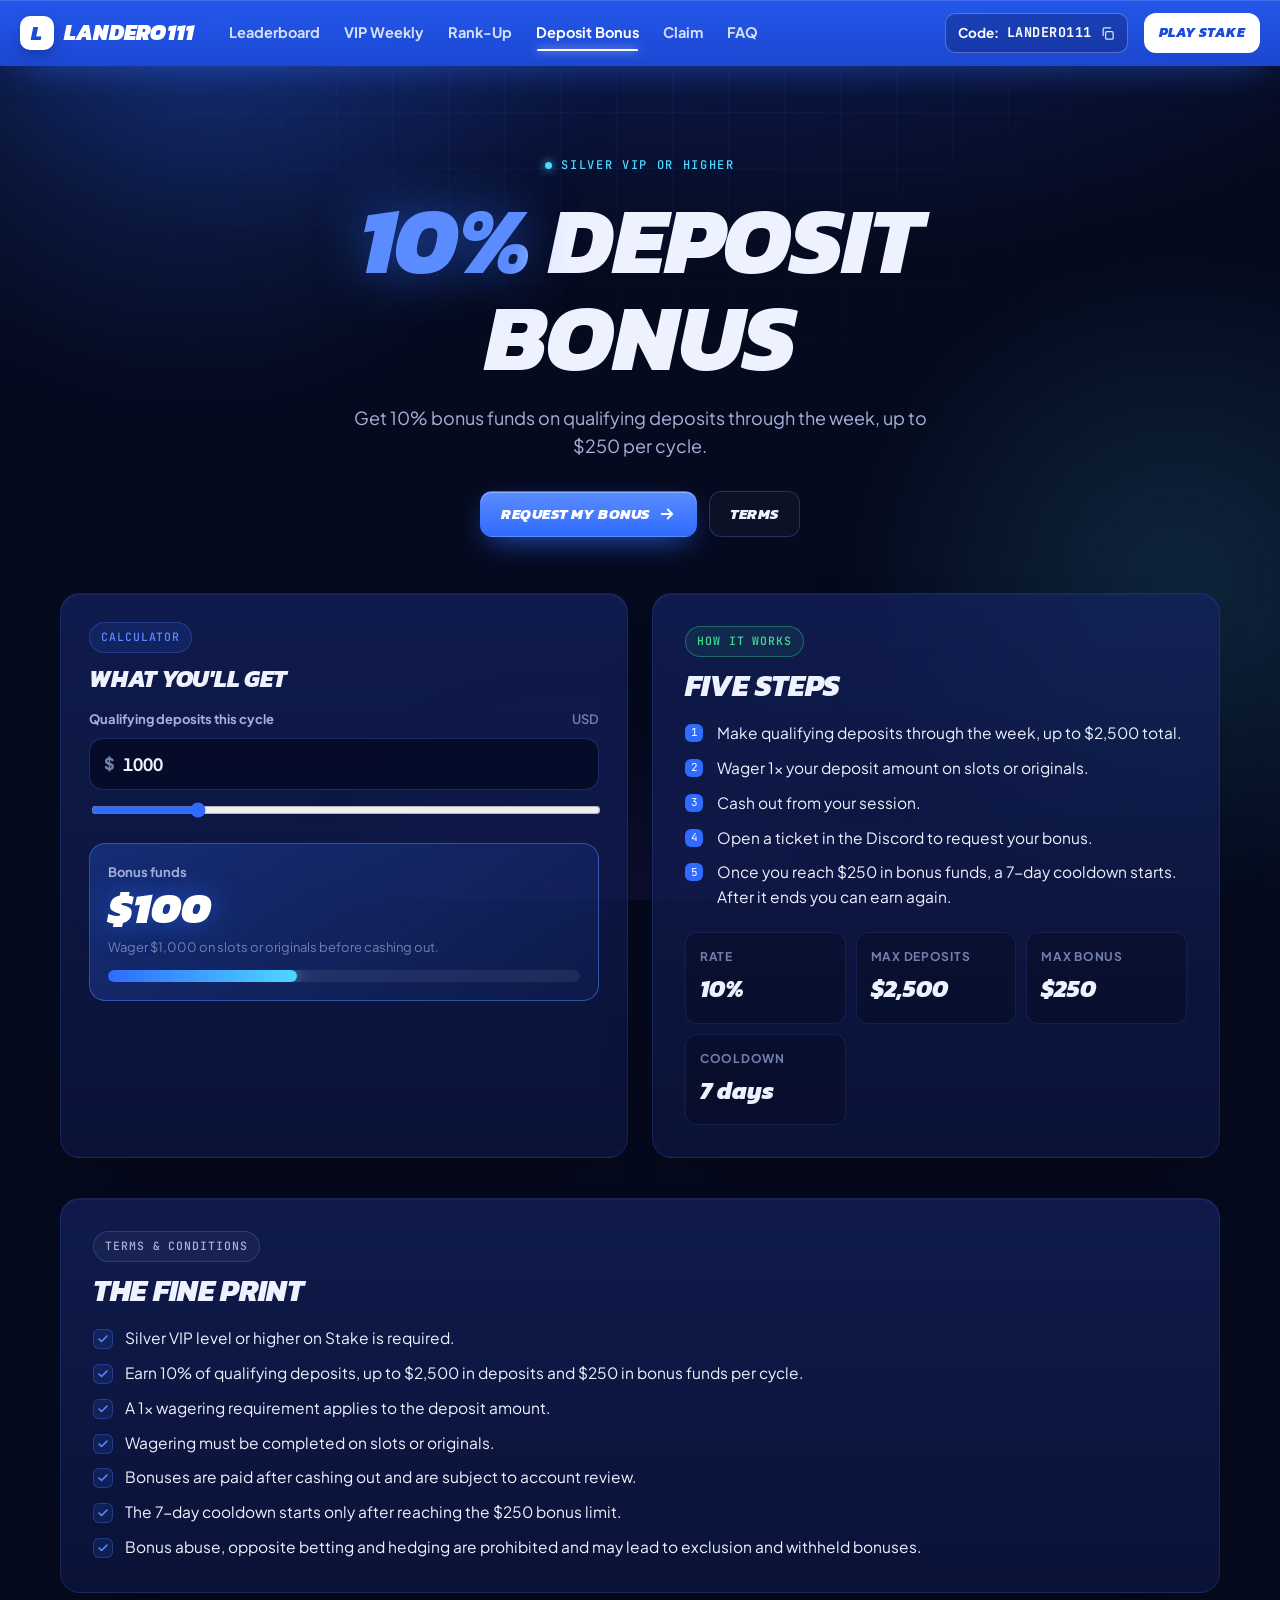
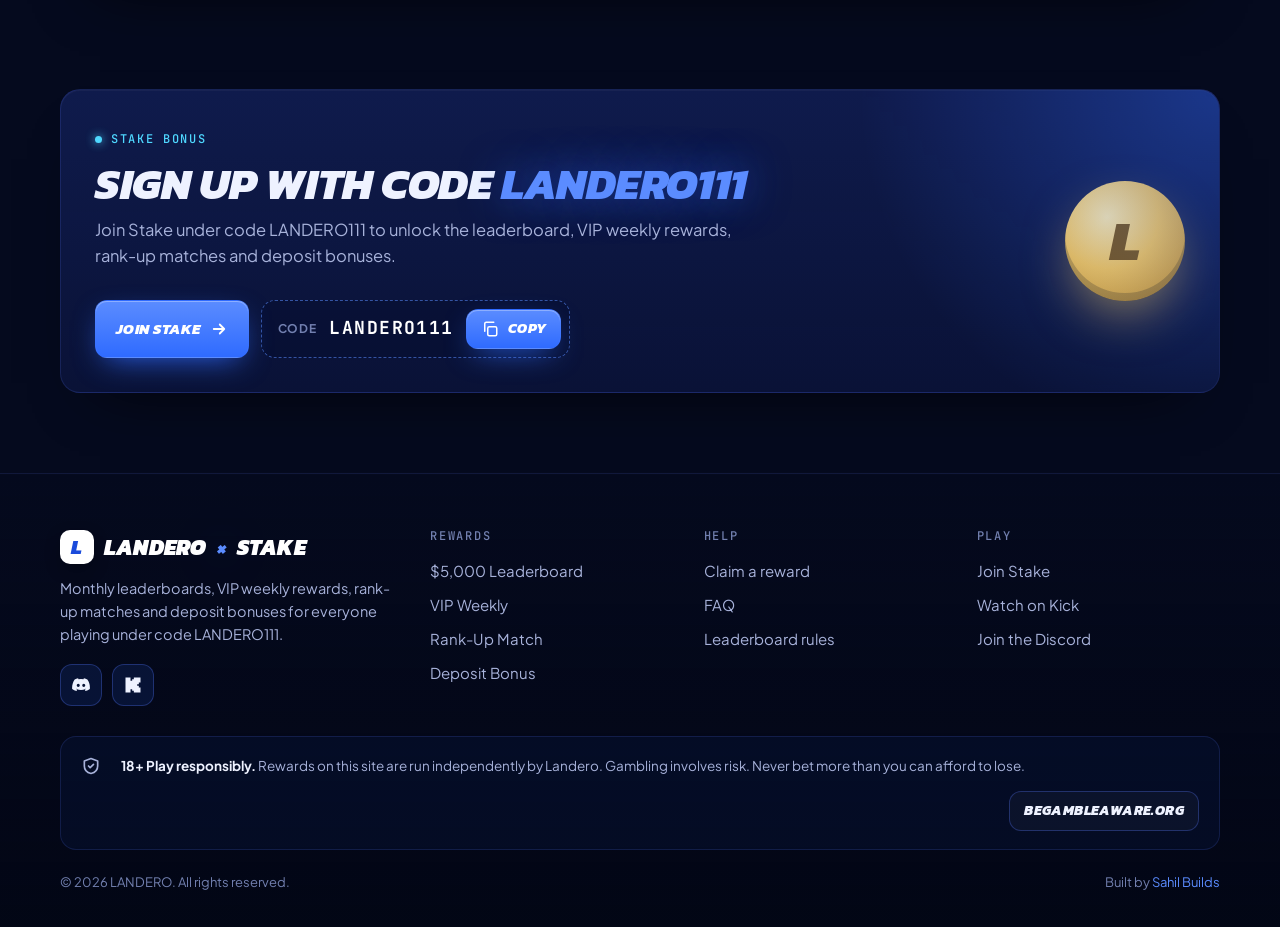
<file: deposit-bonus.html>
<!doctype html>
<html lang="en">
<head>
<meta charset="utf-8">
<meta name="viewport" content="width=device-width, initial-scale=1, viewport-fit=cover">
<title>10% Deposit Bonus up to $250 · Landero x Stake</title>
<meta name="description" content="Silver VIP or higher: earn 10% bonus funds on qualifying Stake deposits up to $2,500, with a 1× wager on slots or originals.">
<meta property="og:type" content="website">
<meta property="og:site_name" content="Landero x Stake">
<meta property="og:title" content="10% Deposit Bonus up to $250 · Landero x Stake">
<meta property="og:description" content="Silver VIP or higher: earn 10% bonus funds on qualifying Stake deposits up to $2,500, with a 1× wager on slots or originals.">
<meta property="og:url" content="https://www.landero111.com/deposit-bonus.html">
<meta name="twitter:card" content="summary_large_image">
<meta name="theme-color" content="#1D4BDB">
<link rel="icon" type="image/svg+xml" href="favicon.svg">
<link rel="preconnect" href="https://fonts.googleapis.com">
<link rel="preconnect" href="https://fonts.gstatic.com" crossorigin>
<link rel="stylesheet" href="https://fonts.googleapis.com/css2?family=Kanit:ital,wght@1,700;1,800;1,900&family=Plus+Jakarta+Sans:wght@400;500;600;700;800&family=JetBrains+Mono:wght@500&display=swap">
<link rel="stylesheet" href="styles.css">
</head>
<body data-page="deposit">
<div class="bg" aria-hidden="true"><i class="grid"></i><i class="a"></i><i class="b"></i><i class="c"></i><i class="cur"></i></div>
<div class="beam" id="beam" aria-hidden="true"><i></i><b></b></div>
<header class="hdr">
  <div class="wrap">
    <a class="logo" href="index.html" aria-label="Landero home"><span class="s">L</span>LANDERO111</a>
    <nav class="nav" aria-label="Main"><a href="leaderboard.html" data-p="leaderboard"><svg viewBox="0 0 24 24" fill="none" stroke="currentColor" stroke-width="2" stroke-linecap="round" stroke-linejoin="round" aria-hidden="true"><path d="M8 21h8M12 17v4M7 4h10v5a5 5 0 0 1-10 0V4zM17 5h3v2a3 3 0 0 1-3 3M7 5H4v2a3 3 0 0 0 3 3"/></svg>Leaderboard</a><a href="vip-weekly.html" data-p="vip"><svg viewBox="0 0 24 24" fill="none" stroke="currentColor" stroke-width="2" stroke-linecap="round" stroke-linejoin="round" aria-hidden="true"><path d="M3 7l4.5 4L12 4l4.5 7L21 7l-2 12H5z"/></svg>VIP Weekly</a><a href="rank-up.html" data-p="rankup"><svg viewBox="0 0 24 24" fill="none" stroke="currentColor" stroke-width="2" stroke-linecap="round" stroke-linejoin="round" aria-hidden="true"><path d="M3 17l6-6 4 4 8-8"/><path d="M15 7h6v6"/></svg>Rank-Up</a><a href="deposit-bonus.html" data-p="deposit"><svg viewBox="0 0 24 24" fill="none" stroke="currentColor" stroke-width="2" stroke-linecap="round" stroke-linejoin="round" aria-hidden="true"><rect x="3" y="8" width="18" height="13" rx="2"/><path d="M12 8v13M3 12h18M12 8S10.5 3 8 3a2.5 2.5 0 0 0 0 5M12 8s1.5-5 4-5a2.5 2.5 0 0 1 0 5"/></svg>Deposit Bonus</a><a href="claim.html" data-p="claim"><svg viewBox="0 0 24 24" fill="none" stroke="currentColor" stroke-width="2" stroke-linecap="round" stroke-linejoin="round" aria-hidden="true"><path d="M3 9V6a1 1 0 0 1 1-1h16a1 1 0 0 1 1 1v3a3 3 0 0 0 0 6v3a1 1 0 0 1-1 1H4a1 1 0 0 1-1-1v-3a3 3 0 0 0 0-6z"/><path d="M14 5v14" stroke-dasharray="2 3"/></svg>Claim</a><a href="faq.html" data-p="faq"><svg viewBox="0 0 24 24" fill="none" stroke="currentColor" stroke-width="2" stroke-linecap="round" stroke-linejoin="round" aria-hidden="true"><circle cx="12" cy="12" r="9"/><path d="M9.5 9a2.5 2.5 0 1 1 3.5 2.3c-.6.3-1 .9-1 1.6V14M12 17.5v.01"/></svg>FAQ</a></nav>
    <span class="sp"></span>
    <button class="code-chip" type="button" data-copy="LANDERO111" aria-label="Copy code LANDERO111">Code: <b>LANDERO111</b><svg viewBox="0 0 24 24" fill="none" stroke="currentColor" stroke-width="2" stroke-linecap="round" stroke-linejoin="round" aria-hidden="true"><rect x="9" y="9" width="12" height="12" rx="2"/><path d="M5 15V5a2 2 0 0 1 2-2h10"/></svg></button>
    <a class="btn btn-white btn-sm hide-md" href="https://stake.com/?offer=landero111" target="_blank" rel="noopener sponsored">Play Stake</a>
    <a class="btn btn-discord btn-sm hide-md hide-lg" href="https://discord.gg/77KchtFxMC" target="_blank" rel="noopener"><svg viewBox="0 0 24 24" fill="currentColor" aria-hidden="true"><path d="M19.6 5.3A16.7 16.7 0 0 0 15.5 4l-.5 1a15.4 15.4 0 0 0-6 0l-.5-1a16.7 16.7 0 0 0-4.1 1.3C1.8 9.2 1.1 13 1.4 16.7a16.8 16.8 0 0 0 5.1 2.6l1.1-1.7a10.9 10.9 0 0 1-1.7-.8l.4-.3a12 12 0 0 0 11.4 0l.4.3a10.9 10.9 0 0 1-1.7.8l1.1 1.7a16.8 16.8 0 0 0 5.1-2.6c.4-4.3-.6-8.1-3-11.4zM8.7 14.4c-1 0-1.8-.9-1.8-2s.8-2 1.8-2 1.8.9 1.8 2-.8 2-1.8 2zm6.6 0c-1 0-1.8-.9-1.8-2s.8-2 1.8-2 1.8.9 1.8 2-.8 2-1.8 2z"/></svg>Discord</a>
    <button class="menu-btn" id="menuBtn" type="button" aria-label="Menu" aria-expanded="false" aria-controls="mnav"><span></span></button>
  </div>
  <div class="mnav" id="mnav"><div class="in"><a class="ml" href="index.html" data-p="home">Home</a><a class="ml" href="leaderboard.html" data-p="leaderboard">Leaderboard</a><a class="ml" href="vip-weekly.html" data-p="vip">VIP Weekly</a><a class="ml" href="rank-up.html" data-p="rankup">Rank-Up</a><a class="ml" href="deposit-bonus.html" data-p="deposit">Deposit Bonus</a><a class="ml" href="claim.html" data-p="claim">Claim</a><a class="ml" href="faq.html" data-p="faq">FAQ</a>
    <div class="row"><a class="btn btn-white" href="https://stake.com/?offer=landero111" target="_blank" rel="noopener sponsored">Play Stake</a><a class="btn btn-discord" href="https://discord.gg/77KchtFxMC" target="_blank" rel="noopener"><svg viewBox="0 0 24 24" fill="currentColor" aria-hidden="true"><path d="M19.6 5.3A16.7 16.7 0 0 0 15.5 4l-.5 1a15.4 15.4 0 0 0-6 0l-.5-1a16.7 16.7 0 0 0-4.1 1.3C1.8 9.2 1.1 13 1.4 16.7a16.8 16.8 0 0 0 5.1 2.6l1.1-1.7a10.9 10.9 0 0 1-1.7-.8l.4-.3a12 12 0 0 0 11.4 0l.4.3a10.9 10.9 0 0 1-1.7.8l1.1 1.7a16.8 16.8 0 0 0 5.1-2.6c.4-4.3-.6-8.1-3-11.4zM8.7 14.4c-1 0-1.8-.9-1.8-2s.8-2 1.8-2 1.8.9 1.8 2-.8 2-1.8 2zm6.6 0c-1 0-1.8-.9-1.8-2s.8-2 1.8-2 1.8.9 1.8 2-.8 2-1.8 2z"/></svg>Discord</a></div>
  </div></div>
</header>
<main>

<section class="wrap phero">
  <span class="kick load">Silver VIP or higher</span>
  <h1 class="h-xl load d1" style="margin-top:16px"><span class="shine">10%</span> deposit<br>bonus</h1>
  <p class="lede load d2">Get 10% bonus funds on qualifying deposits through the week, up to $250 per cycle.</p>
  <div class="ctas load d3"><a class="btn btn-blue" href="claim.html">Request my bonus <svg viewBox="0 0 24 24" fill="none" stroke="currentColor" stroke-width="2.4" stroke-linecap="round" stroke-linejoin="round" aria-hidden="true"><path d="M5 12h14M13 6l6 6-6 6"/></svg></a><a class="btn btn-ghost" href="#terms">Terms</a></div>
</section>
<section class="wrap" style="padding-bottom:40px">
  <div class="split">
    <div class="card calc gc rv"><span class="pill">Calculator</span><h3 style="margin-top:14px">What you'll get</h3>
      <div class="fld"><label for="dep">Qualifying deposits this cycle <span>USD</span></label><div class="inp"><b>$</b><input id="dep" type="number" inputmode="decimal" min="0" step="50" value="1000"></div><input class="range" id="depR" type="range" min="0" max="5000" step="50" value="1000" aria-label="Deposit amount"></div>
      <div class="result"><span>Bonus funds</span><b class="num" id="depOut">$100</b><small id="depNote">Wager $1,000 on slots or originals before cashing out.</small><div class="meter"><i id="depBar"></i></div></div>
    </div>
    <div class="card block gc rv s1"><span class="pill green">How it works</span><h3 style="margin-top:14px">Five steps</h3>
      <ul class="list num-list"><li>Make qualifying deposits through the week, up to $2,500 total.</li><li>Wager 1× your deposit amount on slots or originals.</li><li>Cash out from your session.</li><li>Open a ticket in the Discord to request your bonus.</li><li>Once you reach $250 in bonus funds, a 7-day cooldown starts. After it ends you can earn again.</li></ul>
      <div class="facts"><div><span>Rate</span><b>10%</b></div><div><span>Max deposits</span><b class="num">$2,500</b></div><div><span>Max bonus</span><b class="num">$250</b></div><div><span>Cooldown</span><b>7 days</b></div></div>
    </div>
  </div>
</section>
<section class="wrap" id="terms" style="padding-bottom:96px">
  <div class="card block rv"><span class="pill grey">Terms &amp; conditions</span><h3 style="margin-top:14px">The fine print</h3>
    <ul class="list"><li>Silver VIP level or higher on Stake is required.</li><li>Earn 10% of qualifying deposits, up to $2,500 in deposits and $250 in bonus funds per cycle.</li><li>A 1× wagering requirement applies to the deposit amount.</li><li>Wagering must be completed on slots or originals.</li><li>Bonuses are paid after cashing out and are subject to account review.</li><li>The 7-day cooldown starts only after reaching the $250 bonus limit.</li><li>Bonus abuse, opposite betting and hedging are prohibited and may lead to exclusion and withheld bonuses.</li></ul>
  </div>
</section>
<section class="wrap" style="padding-bottom:40px">
  <div class="card banner rv gc">
    <div style="position:relative"><span class="kick">Stake bonus</span><h2 style="margin-top:12px">Sign up with code <span class="blue">LANDERO111</span></h2><p>Join Stake under code LANDERO111 to unlock the leaderboard, VIP weekly rewards, rank-up matches and deposit bonuses.</p>
    <div class="ctas"><a class="btn btn-blue" href="https://stake.com/?offer=landero111" target="_blank" rel="noopener sponsored">Join Stake <svg viewBox="0 0 24 24" fill="none" stroke="currentColor" stroke-width="2.4" stroke-linecap="round" stroke-linejoin="round" aria-hidden="true"><path d="M5 12h14M13 6l6 6-6 6"/></svg></a><button class="codebox" type="button" data-copy="LANDERO111" aria-label="Copy code LANDERO111"><span>Code</span><b>LANDERO111</b><span class="btn btn-blue btn-sm" style="pointer-events:none"><svg viewBox="0 0 24 24" fill="none" stroke="currentColor" stroke-width="2" stroke-linecap="round" stroke-linejoin="round" aria-hidden="true"><rect x="9" y="9" width="12" height="12" rx="2"/><path d="M5 15V5a2 2 0 0 1 2-2h10"/></svg>Copy</span></button></div></div>
    <div class="chip3d" aria-hidden="true">L</div>
  </div>
</section>
</main>
<footer class="ftr">
  <div class="wrap top">
    <div class="b">
      <a class="logo" href="index.html"><span class="s">L</span>LANDERO <span class="blue">×</span> STAKE</a>
      <p>Monthly leaderboards, VIP weekly rewards, rank-up matches and deposit bonuses for everyone playing under code LANDERO111.</p>
      <div class="socials"><a href="https://discord.gg/77KchtFxMC" target="_blank" rel="noopener" aria-label="Discord"><svg viewBox="0 0 24 24" fill="currentColor" aria-hidden="true"><path d="M19.6 5.3A16.7 16.7 0 0 0 15.5 4l-.5 1a15.4 15.4 0 0 0-6 0l-.5-1a16.7 16.7 0 0 0-4.1 1.3C1.8 9.2 1.1 13 1.4 16.7a16.8 16.8 0 0 0 5.1 2.6l1.1-1.7a10.9 10.9 0 0 1-1.7-.8l.4-.3a12 12 0 0 0 11.4 0l.4.3a10.9 10.9 0 0 1-1.7.8l1.1 1.7a16.8 16.8 0 0 0 5.1-2.6c.4-4.3-.6-8.1-3-11.4zM8.7 14.4c-1 0-1.8-.9-1.8-2s.8-2 1.8-2 1.8.9 1.8 2-.8 2-1.8 2zm6.6 0c-1 0-1.8-.9-1.8-2s.8-2 1.8-2 1.8.9 1.8 2-.8 2-1.8 2z"/></svg></a><a href="https://kick.com/landero111" target="_blank" rel="noopener" aria-label="Kick"><svg viewBox="0 0 24 24" fill="currentColor" aria-hidden="true"><path d="M3 3h6v4h2V5h2V3h8v6h-2v2h-2v2h2v2h2v6h-8v-2h-2v-2H9v4H3z"/></svg></a></div>
    </div>
    <div class="col"><h4>REWARDS</h4><a href="leaderboard.html">$5,000 Leaderboard</a><a href="vip-weekly.html">VIP Weekly</a><a href="rank-up.html">Rank-Up Match</a><a href="deposit-bonus.html">Deposit Bonus</a></div>
    <div class="col"><h4>HELP</h4><a href="claim.html">Claim a reward</a><a href="faq.html">FAQ</a><a href="leaderboard.html#rules">Leaderboard rules</a></div>
    <div class="col"><h4>PLAY</h4><a href="https://stake.com/?offer=landero111" target="_blank" rel="noopener sponsored">Join Stake</a><a href="https://kick.com/landero111" target="_blank" rel="noopener">Watch on Kick</a><a href="https://discord.gg/77KchtFxMC" target="_blank" rel="noopener">Join the Discord</a></div>
  </div>
  <div class="wrap"><div class="rg"><svg width="20" height="20" viewBox="0 0 24 24" fill="none" stroke="currentColor" stroke-width="2" stroke-linecap="round" stroke-linejoin="round" aria-hidden="true"><path d="M12 3l8 3v6c0 5-3.4 8-8 9-4.6-1-8-4-8-9V6z"/><path d="M9 12l2 2 4-4"/></svg><span><b>18+ Play responsibly.</b> Rewards on this site are run independently by Landero. Gambling involves risk. Never bet more than you can afford to lose.</span><a class="btn btn-ghost btn-sm" href="https://www.begambleaware.org" target="_blank" rel="noopener">BeGambleAware.org</a></div></div>
  <div class="wrap bot"><span>© 2026 LANDERO. All rights reserved.</span><span>Built by <a href="https://sahilbuilds.com" target="_blank" rel="noopener">Sahil Builds</a></span></div>
</footer>
<button class="totop" id="toTop" type="button" aria-label="Back to top"><svg class="ring" viewBox="0 0 52 52" aria-hidden="true"><circle class="trk" cx="26" cy="26" r="24"/><circle class="prg" id="toTopRing" cx="26" cy="26" r="24"/></svg><svg class="ar" width="20" height="20" viewBox="0 0 24 24" fill="none" stroke="currentColor" stroke-width="2.4" stroke-linecap="round" stroke-linejoin="round" aria-hidden="true"><path d="M12 19V5M5 12l7-7 7 7"/></svg></button>
<script src="app.js"></script>
<script>
(function(){var m=LDR.money,A=document.getElementById('dep'),B=document.getElementById('depR');
function u(v){var q=Math.min(v,2500),b=Math.min(q*.1,250);document.getElementById('depOut').textContent=m(b,b%1?2:0);
document.getElementById('depNote').textContent=(v>2500?'Only the first $2,500 qualifies. ':'')+'Wager '+m(q)+' on slots or originals before cashing out.';
document.getElementById('depBar').style.setProperty('--w',(b/250*100).toFixed(1)+'%')}
A.addEventListener('input',function(){var v=Math.max(0,parseFloat(A.value)||0);B.value=Math.min(v,5000);u(v)});
B.addEventListener('input',function(){A.value=B.value;u(parseFloat(B.value))});u(parseFloat(A.value)||0);})();
</script>
</body>
</html>
</file>
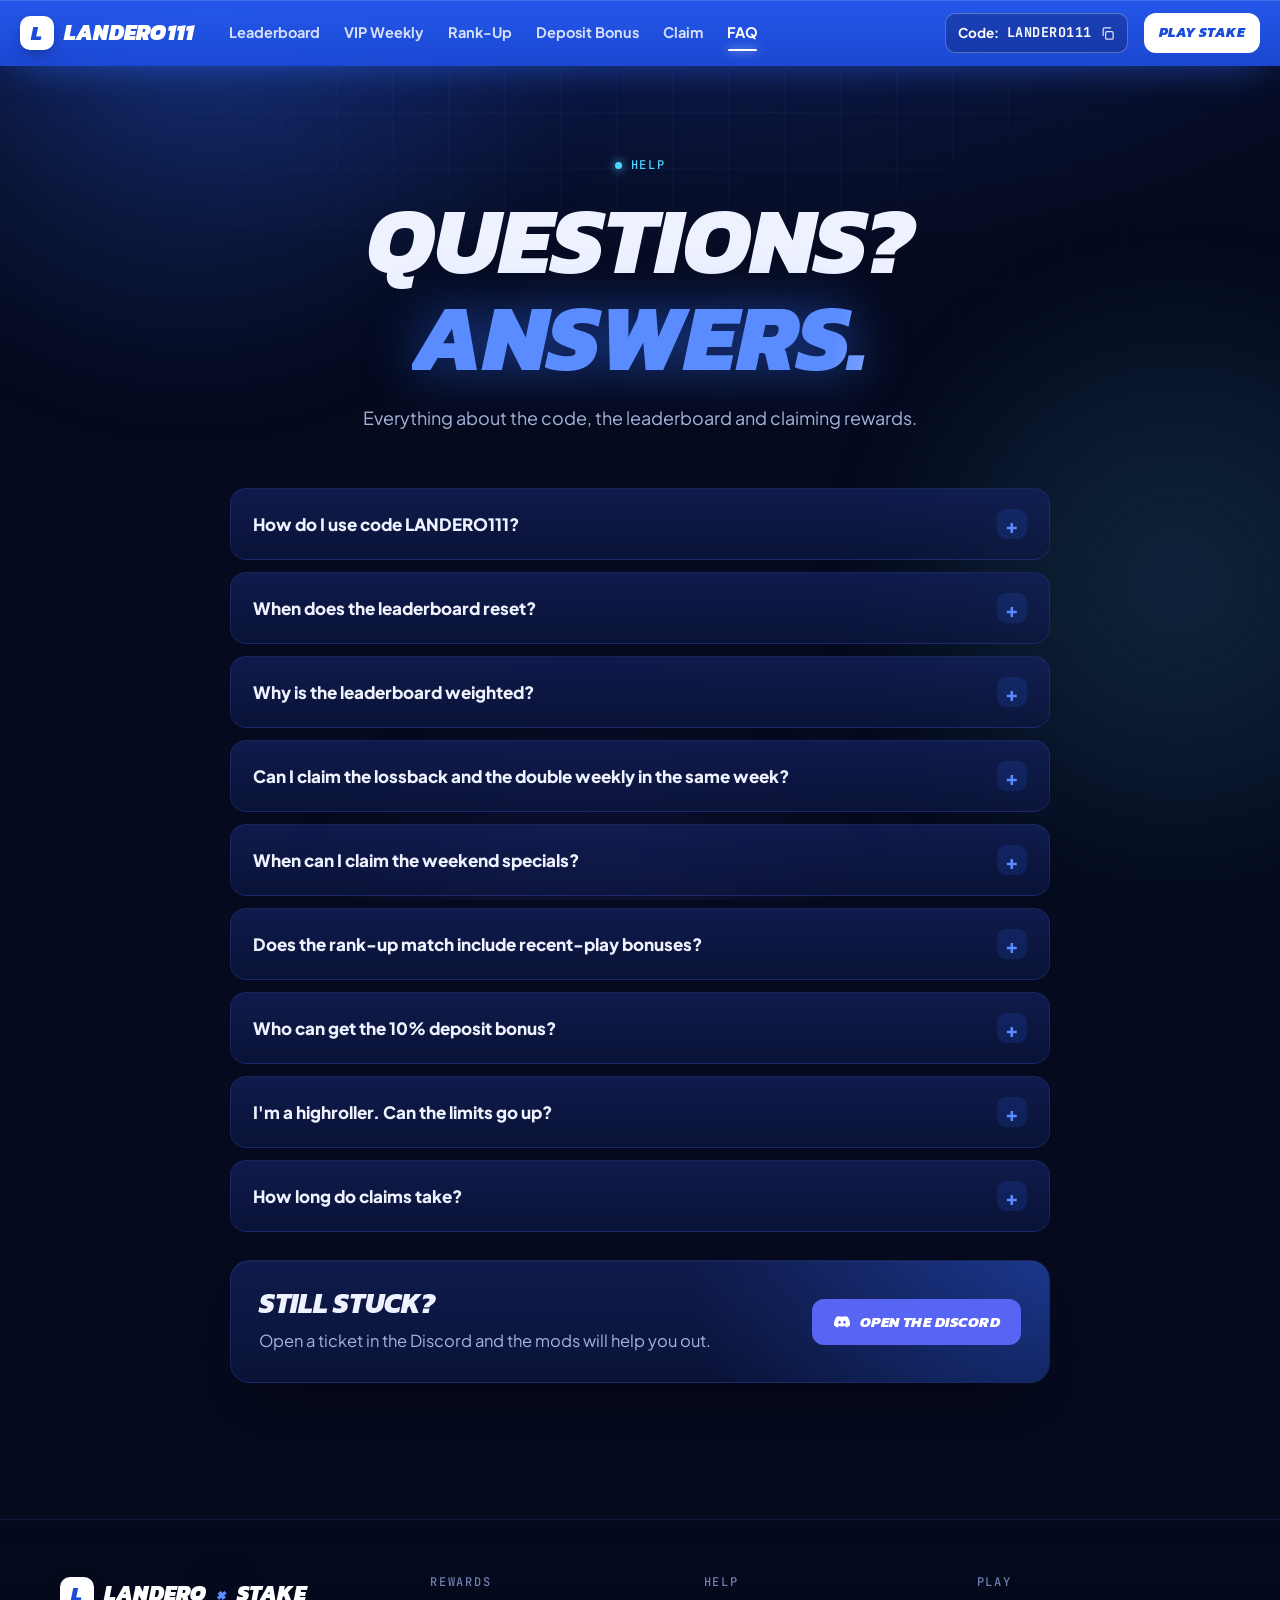
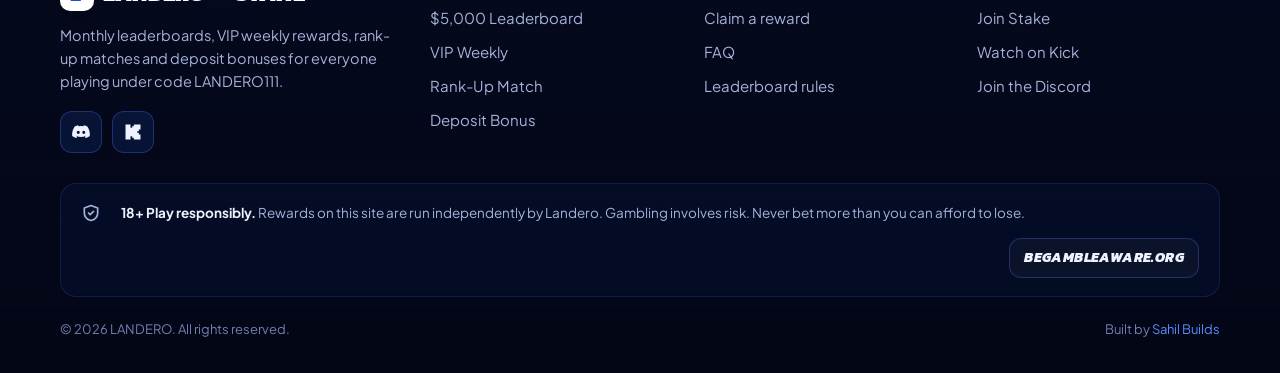
<file: faq.html>
<!doctype html>
<html lang="en">
<head>
<meta charset="utf-8">
<meta name="viewport" content="width=device-width, initial-scale=1, viewport-fit=cover">
<title>FAQ · Landero x Stake</title>
<meta name="description" content="Answers about code LANDERO111, the monthly leaderboard, VIP weekly rewards, rank-up matches and claiming.">
<meta property="og:type" content="website">
<meta property="og:site_name" content="Landero x Stake">
<meta property="og:title" content="FAQ · Landero x Stake">
<meta property="og:description" content="Answers about code LANDERO111, the monthly leaderboard, VIP weekly rewards, rank-up matches and claiming.">
<meta property="og:url" content="https://www.landero111.com/faq.html">
<meta name="twitter:card" content="summary_large_image">
<meta name="theme-color" content="#1D4BDB">
<link rel="icon" type="image/svg+xml" href="favicon.svg">
<link rel="preconnect" href="https://fonts.googleapis.com">
<link rel="preconnect" href="https://fonts.gstatic.com" crossorigin>
<link rel="stylesheet" href="https://fonts.googleapis.com/css2?family=Kanit:ital,wght@1,700;1,800;1,900&family=Plus+Jakarta+Sans:wght@400;500;600;700;800&family=JetBrains+Mono:wght@500&display=swap">
<link rel="stylesheet" href="styles.css">
</head>
<body data-page="faq">
<div class="bg" aria-hidden="true"><i class="grid"></i><i class="a"></i><i class="b"></i><i class="c"></i><i class="cur"></i></div>
<div class="beam" id="beam" aria-hidden="true"><i></i><b></b></div>
<header class="hdr">
  <div class="wrap">
    <a class="logo" href="index.html" aria-label="Landero home"><span class="s">L</span>LANDERO111</a>
    <nav class="nav" aria-label="Main"><a href="leaderboard.html" data-p="leaderboard"><svg viewBox="0 0 24 24" fill="none" stroke="currentColor" stroke-width="2" stroke-linecap="round" stroke-linejoin="round" aria-hidden="true"><path d="M8 21h8M12 17v4M7 4h10v5a5 5 0 0 1-10 0V4zM17 5h3v2a3 3 0 0 1-3 3M7 5H4v2a3 3 0 0 0 3 3"/></svg>Leaderboard</a><a href="vip-weekly.html" data-p="vip"><svg viewBox="0 0 24 24" fill="none" stroke="currentColor" stroke-width="2" stroke-linecap="round" stroke-linejoin="round" aria-hidden="true"><path d="M3 7l4.5 4L12 4l4.5 7L21 7l-2 12H5z"/></svg>VIP Weekly</a><a href="rank-up.html" data-p="rankup"><svg viewBox="0 0 24 24" fill="none" stroke="currentColor" stroke-width="2" stroke-linecap="round" stroke-linejoin="round" aria-hidden="true"><path d="M3 17l6-6 4 4 8-8"/><path d="M15 7h6v6"/></svg>Rank-Up</a><a href="deposit-bonus.html" data-p="deposit"><svg viewBox="0 0 24 24" fill="none" stroke="currentColor" stroke-width="2" stroke-linecap="round" stroke-linejoin="round" aria-hidden="true"><rect x="3" y="8" width="18" height="13" rx="2"/><path d="M12 8v13M3 12h18M12 8S10.5 3 8 3a2.5 2.5 0 0 0 0 5M12 8s1.5-5 4-5a2.5 2.5 0 0 1 0 5"/></svg>Deposit Bonus</a><a href="claim.html" data-p="claim"><svg viewBox="0 0 24 24" fill="none" stroke="currentColor" stroke-width="2" stroke-linecap="round" stroke-linejoin="round" aria-hidden="true"><path d="M3 9V6a1 1 0 0 1 1-1h16a1 1 0 0 1 1 1v3a3 3 0 0 0 0 6v3a1 1 0 0 1-1 1H4a1 1 0 0 1-1-1v-3a3 3 0 0 0 0-6z"/><path d="M14 5v14" stroke-dasharray="2 3"/></svg>Claim</a><a href="faq.html" data-p="faq"><svg viewBox="0 0 24 24" fill="none" stroke="currentColor" stroke-width="2" stroke-linecap="round" stroke-linejoin="round" aria-hidden="true"><circle cx="12" cy="12" r="9"/><path d="M9.5 9a2.5 2.5 0 1 1 3.5 2.3c-.6.3-1 .9-1 1.6V14M12 17.5v.01"/></svg>FAQ</a></nav>
    <span class="sp"></span>
    <button class="code-chip" type="button" data-copy="LANDERO111" aria-label="Copy code LANDERO111">Code: <b>LANDERO111</b><svg viewBox="0 0 24 24" fill="none" stroke="currentColor" stroke-width="2" stroke-linecap="round" stroke-linejoin="round" aria-hidden="true"><rect x="9" y="9" width="12" height="12" rx="2"/><path d="M5 15V5a2 2 0 0 1 2-2h10"/></svg></button>
    <a class="btn btn-white btn-sm hide-md" href="https://stake.com/?offer=landero111" target="_blank" rel="noopener sponsored">Play Stake</a>
    <a class="btn btn-discord btn-sm hide-md hide-lg" href="https://discord.gg/77KchtFxMC" target="_blank" rel="noopener"><svg viewBox="0 0 24 24" fill="currentColor" aria-hidden="true"><path d="M19.6 5.3A16.7 16.7 0 0 0 15.5 4l-.5 1a15.4 15.4 0 0 0-6 0l-.5-1a16.7 16.7 0 0 0-4.1 1.3C1.8 9.2 1.1 13 1.4 16.7a16.8 16.8 0 0 0 5.1 2.6l1.1-1.7a10.9 10.9 0 0 1-1.7-.8l.4-.3a12 12 0 0 0 11.4 0l.4.3a10.9 10.9 0 0 1-1.7.8l1.1 1.7a16.8 16.8 0 0 0 5.1-2.6c.4-4.3-.6-8.1-3-11.4zM8.7 14.4c-1 0-1.8-.9-1.8-2s.8-2 1.8-2 1.8.9 1.8 2-.8 2-1.8 2zm6.6 0c-1 0-1.8-.9-1.8-2s.8-2 1.8-2 1.8.9 1.8 2-.8 2-1.8 2z"/></svg>Discord</a>
    <button class="menu-btn" id="menuBtn" type="button" aria-label="Menu" aria-expanded="false" aria-controls="mnav"><span></span></button>
  </div>
  <div class="mnav" id="mnav"><div class="in"><a class="ml" href="index.html" data-p="home">Home</a><a class="ml" href="leaderboard.html" data-p="leaderboard">Leaderboard</a><a class="ml" href="vip-weekly.html" data-p="vip">VIP Weekly</a><a class="ml" href="rank-up.html" data-p="rankup">Rank-Up</a><a class="ml" href="deposit-bonus.html" data-p="deposit">Deposit Bonus</a><a class="ml" href="claim.html" data-p="claim">Claim</a><a class="ml" href="faq.html" data-p="faq">FAQ</a>
    <div class="row"><a class="btn btn-white" href="https://stake.com/?offer=landero111" target="_blank" rel="noopener sponsored">Play Stake</a><a class="btn btn-discord" href="https://discord.gg/77KchtFxMC" target="_blank" rel="noopener"><svg viewBox="0 0 24 24" fill="currentColor" aria-hidden="true"><path d="M19.6 5.3A16.7 16.7 0 0 0 15.5 4l-.5 1a15.4 15.4 0 0 0-6 0l-.5-1a16.7 16.7 0 0 0-4.1 1.3C1.8 9.2 1.1 13 1.4 16.7a16.8 16.8 0 0 0 5.1 2.6l1.1-1.7a10.9 10.9 0 0 1-1.7-.8l.4-.3a12 12 0 0 0 11.4 0l.4.3a10.9 10.9 0 0 1-1.7.8l1.1 1.7a16.8 16.8 0 0 0 5.1-2.6c.4-4.3-.6-8.1-3-11.4zM8.7 14.4c-1 0-1.8-.9-1.8-2s.8-2 1.8-2 1.8.9 1.8 2-.8 2-1.8 2zm6.6 0c-1 0-1.8-.9-1.8-2s.8-2 1.8-2 1.8.9 1.8 2-.8 2-1.8 2z"/></svg>Discord</a></div>
  </div></div>
</header>
<main>

<section class="wrap phero">
  <span class="kick load">Help</span>
  <h1 class="h-xl load d1" style="margin-top:16px">Questions?<br><span class="shine">Answers.</span></h1>
  <p class="lede load d2">Everything about the code, the leaderboard and claiming rewards.</p>
</section>
<section class="wrap" style="max-width:860px;padding-bottom:96px">
  <div class="faq"><details class="rv"><summary>How do I use code LANDERO111?</summary><div class="a">Sign up on Stake through the Play Stake button, or enter LANDERO111 as your referral code in your Stake account settings. Every reward on this site needs your account to be under the code.</div></details><details class="rv"><summary>When does the leaderboard reset?</summary><div class="a">On the 1st of every month at 00:00 UTC. The countdown on the leaderboard page shows the exact time left.</div></details><details class="rv"><summary>Why is the leaderboard weighted?</summary><div class="a">Games with a very low house edge would let people climb by wagering on near-zero-risk bets. Weighting keeps the board fair, so slots count fully and low-edge games count for less.</div></details><details class="rv"><summary>Can I claim the lossback and the double weekly in the same week?</summary><div class="a">Yes. Eligible VIP members can claim both. The double weekly is capped at $1,500 and the lossback at $3,000.</div></details><details class="rv"><summary>When can I claim the weekend specials?</summary><div class="a">The double weekly opens on Saturday and Sunday. Lossback is requested on Sunday with a screenshot of your weekly result.</div></details><details class="rv"><summary>Does the rank-up match include recent-play bonuses?</summary><div class="a">No. Landero matches the rank-up bonus only, as shown in the table on the Rank-Up Match page.</div></details><details class="rv"><summary>Who can get the 10% deposit bonus?</summary><div class="a">Players at Silver VIP or higher on Stake. You get 10% of qualifying deposits up to $2,500, which is $250 in bonus funds, followed by a 7-day cooldown.</div></details><details class="rv"><summary>I'm a highroller. Can the limits go up?</summary><div class="a">Possibly. DM Landero on Discord and he can work something out on the limits.</div></details><details class="rv"><summary>How long do claims take?</summary><div class="a">Claims are reviewed by Landero and the mods. Open a ticket in the Discord with your claim and a screenshot, and you will be updated there.</div></details></div>
  <div class="card banner rv" style="margin-top:28px;padding:28px"><div style="position:relative"><h2 style="font-size:28px">Still stuck?</h2><p>Open a ticket in the Discord and the mods will help you out.</p></div><a class="btn btn-discord" href="https://discord.gg/77KchtFxMC" target="_blank" rel="noopener" style="position:relative"><svg viewBox="0 0 24 24" fill="currentColor" aria-hidden="true"><path d="M19.6 5.3A16.7 16.7 0 0 0 15.5 4l-.5 1a15.4 15.4 0 0 0-6 0l-.5-1a16.7 16.7 0 0 0-4.1 1.3C1.8 9.2 1.1 13 1.4 16.7a16.8 16.8 0 0 0 5.1 2.6l1.1-1.7a10.9 10.9 0 0 1-1.7-.8l.4-.3a12 12 0 0 0 11.4 0l.4.3a10.9 10.9 0 0 1-1.7.8l1.1 1.7a16.8 16.8 0 0 0 5.1-2.6c.4-4.3-.6-8.1-3-11.4zM8.7 14.4c-1 0-1.8-.9-1.8-2s.8-2 1.8-2 1.8.9 1.8 2-.8 2-1.8 2zm6.6 0c-1 0-1.8-.9-1.8-2s.8-2 1.8-2 1.8.9 1.8 2-.8 2-1.8 2z"/></svg>Open the Discord</a></div>
</section>
</main>
<footer class="ftr">
  <div class="wrap top">
    <div class="b">
      <a class="logo" href="index.html"><span class="s">L</span>LANDERO <span class="blue">×</span> STAKE</a>
      <p>Monthly leaderboards, VIP weekly rewards, rank-up matches and deposit bonuses for everyone playing under code LANDERO111.</p>
      <div class="socials"><a href="https://discord.gg/77KchtFxMC" target="_blank" rel="noopener" aria-label="Discord"><svg viewBox="0 0 24 24" fill="currentColor" aria-hidden="true"><path d="M19.6 5.3A16.7 16.7 0 0 0 15.5 4l-.5 1a15.4 15.4 0 0 0-6 0l-.5-1a16.7 16.7 0 0 0-4.1 1.3C1.8 9.2 1.1 13 1.4 16.7a16.8 16.8 0 0 0 5.1 2.6l1.1-1.7a10.9 10.9 0 0 1-1.7-.8l.4-.3a12 12 0 0 0 11.4 0l.4.3a10.9 10.9 0 0 1-1.7.8l1.1 1.7a16.8 16.8 0 0 0 5.1-2.6c.4-4.3-.6-8.1-3-11.4zM8.7 14.4c-1 0-1.8-.9-1.8-2s.8-2 1.8-2 1.8.9 1.8 2-.8 2-1.8 2zm6.6 0c-1 0-1.8-.9-1.8-2s.8-2 1.8-2 1.8.9 1.8 2-.8 2-1.8 2z"/></svg></a><a href="https://kick.com/landero111" target="_blank" rel="noopener" aria-label="Kick"><svg viewBox="0 0 24 24" fill="currentColor" aria-hidden="true"><path d="M3 3h6v4h2V5h2V3h8v6h-2v2h-2v2h2v2h2v6h-8v-2h-2v-2H9v4H3z"/></svg></a></div>
    </div>
    <div class="col"><h4>REWARDS</h4><a href="leaderboard.html">$5,000 Leaderboard</a><a href="vip-weekly.html">VIP Weekly</a><a href="rank-up.html">Rank-Up Match</a><a href="deposit-bonus.html">Deposit Bonus</a></div>
    <div class="col"><h4>HELP</h4><a href="claim.html">Claim a reward</a><a href="faq.html">FAQ</a><a href="leaderboard.html#rules">Leaderboard rules</a></div>
    <div class="col"><h4>PLAY</h4><a href="https://stake.com/?offer=landero111" target="_blank" rel="noopener sponsored">Join Stake</a><a href="https://kick.com/landero111" target="_blank" rel="noopener">Watch on Kick</a><a href="https://discord.gg/77KchtFxMC" target="_blank" rel="noopener">Join the Discord</a></div>
  </div>
  <div class="wrap"><div class="rg"><svg width="20" height="20" viewBox="0 0 24 24" fill="none" stroke="currentColor" stroke-width="2" stroke-linecap="round" stroke-linejoin="round" aria-hidden="true"><path d="M12 3l8 3v6c0 5-3.4 8-8 9-4.6-1-8-4-8-9V6z"/><path d="M9 12l2 2 4-4"/></svg><span><b>18+ Play responsibly.</b> Rewards on this site are run independently by Landero. Gambling involves risk. Never bet more than you can afford to lose.</span><a class="btn btn-ghost btn-sm" href="https://www.begambleaware.org" target="_blank" rel="noopener">BeGambleAware.org</a></div></div>
  <div class="wrap bot"><span>© 2026 LANDERO. All rights reserved.</span><span>Built by <a href="https://sahilbuilds.com" target="_blank" rel="noopener">Sahil Builds</a></span></div>
</footer>
<button class="totop" id="toTop" type="button" aria-label="Back to top"><svg class="ring" viewBox="0 0 52 52" aria-hidden="true"><circle class="trk" cx="26" cy="26" r="24"/><circle class="prg" id="toTopRing" cx="26" cy="26" r="24"/></svg><svg class="ar" width="20" height="20" viewBox="0 0 24 24" fill="none" stroke="currentColor" stroke-width="2.4" stroke-linecap="round" stroke-linejoin="round" aria-hidden="true"><path d="M12 19V5M5 12l7-7 7 7"/></svg></button>
<script src="app.js"></script>
</body>
</html>
</file>
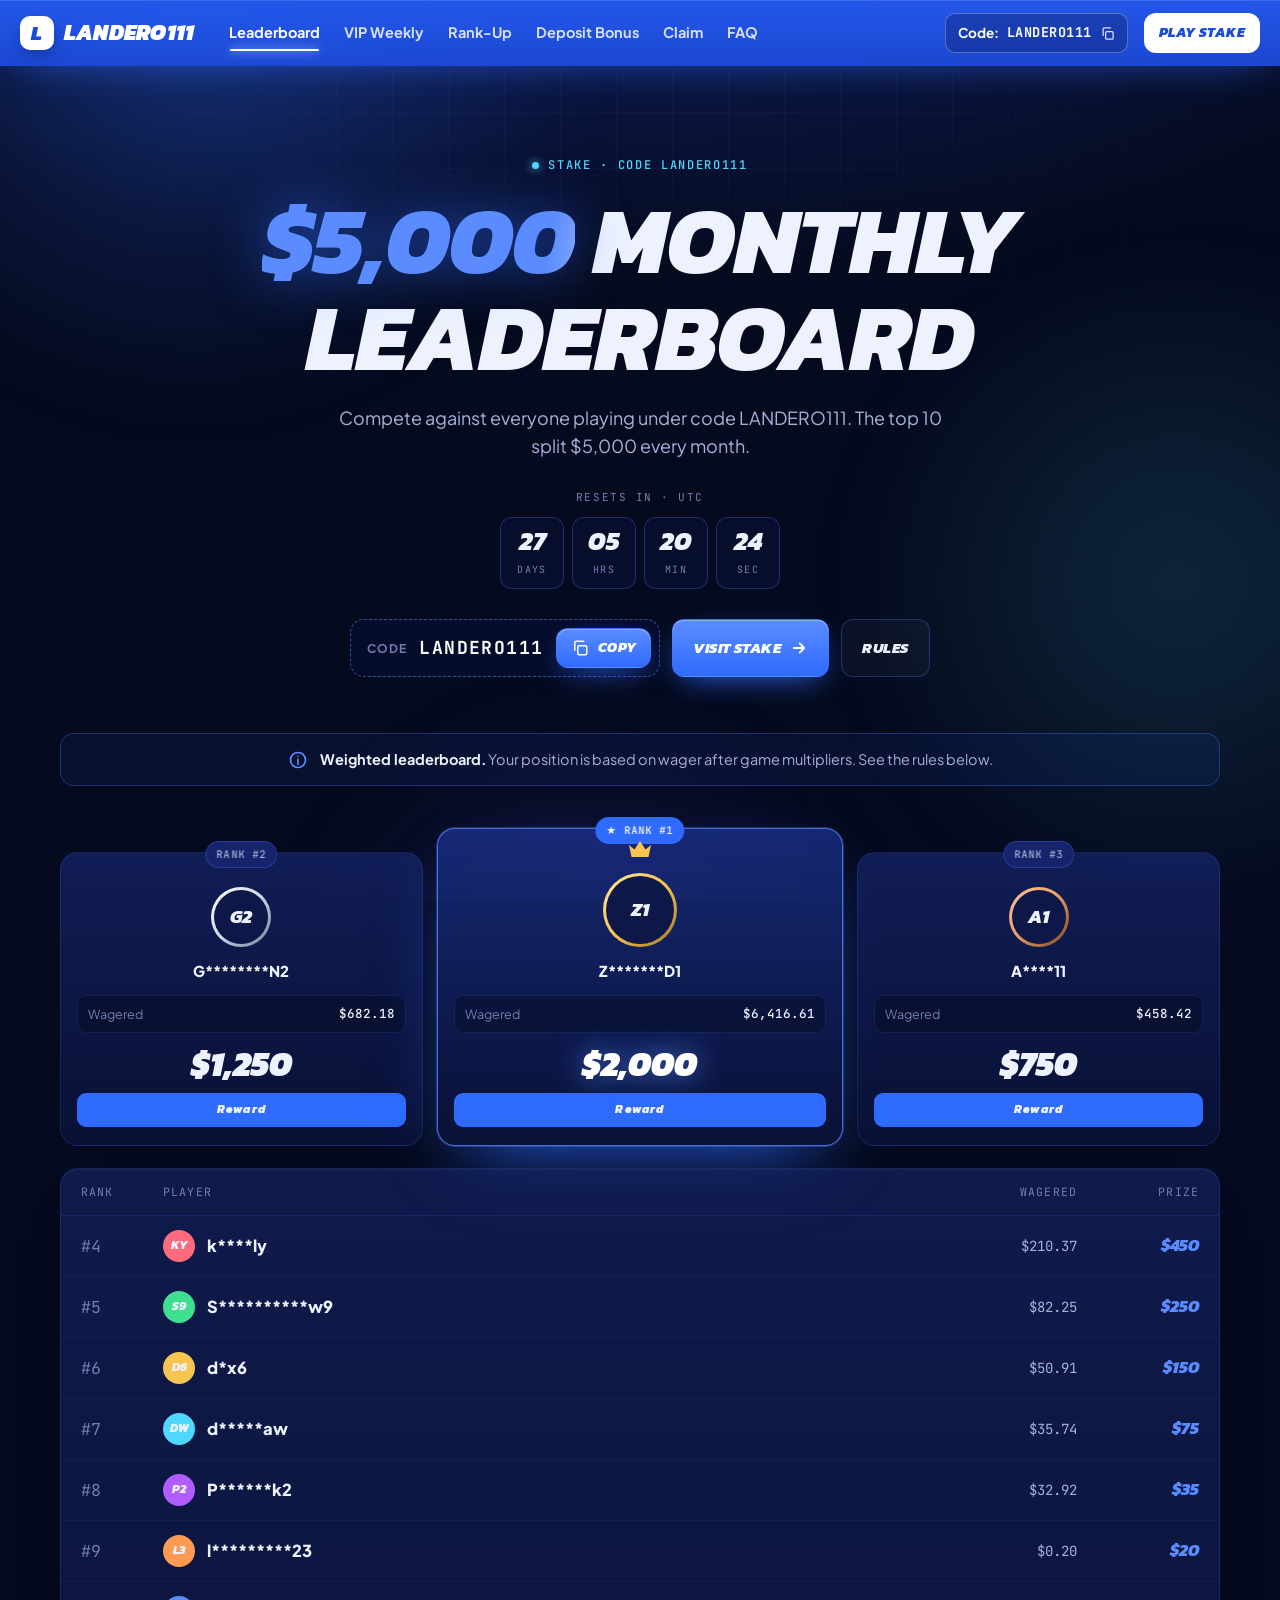
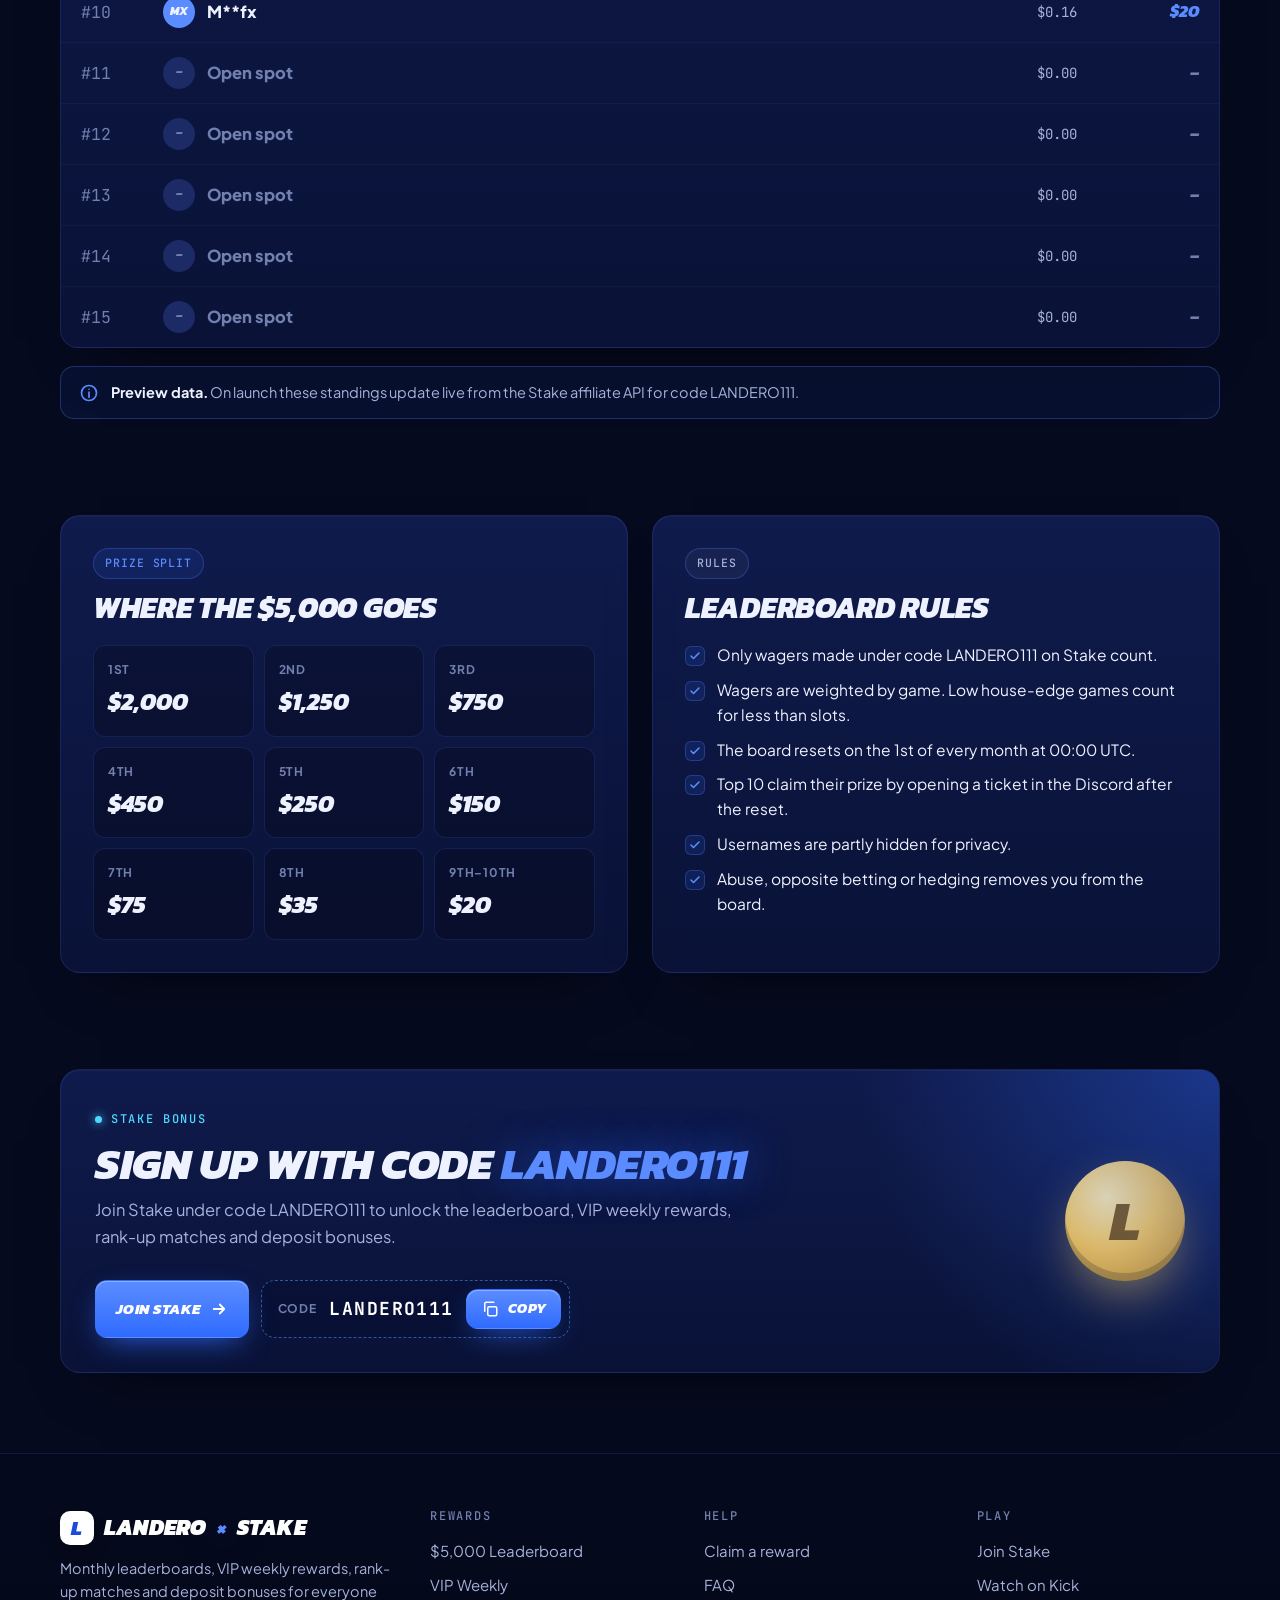
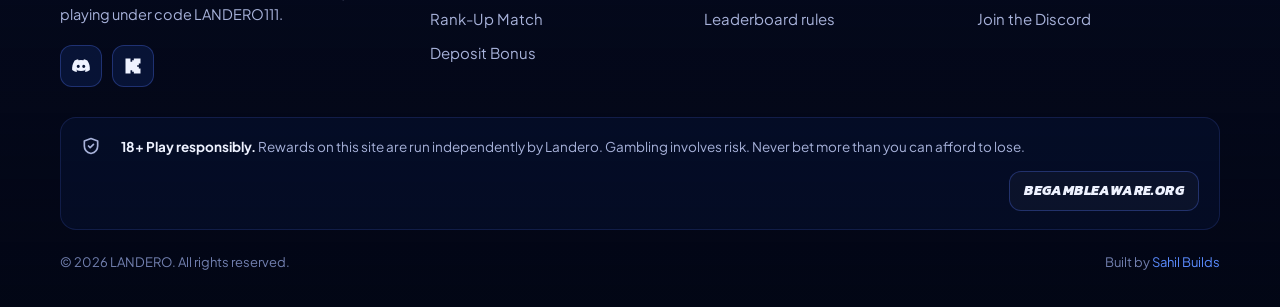
<file: leaderboard.html>
<!doctype html>
<html lang="en">
<head>
<meta charset="utf-8">
<meta name="viewport" content="width=device-width, initial-scale=1, viewport-fit=cover">
<title>Leaderboard · $5,000 Monthly · Landero x Stake</title>
<meta name="description" content="Live standings for the $5,000 monthly Stake leaderboard under code LANDERO111. Top 10 paid every month.">
<meta property="og:type" content="website">
<meta property="og:site_name" content="Landero x Stake">
<meta property="og:title" content="Leaderboard · $5,000 Monthly · Landero x Stake">
<meta property="og:description" content="Live standings for the $5,000 monthly Stake leaderboard under code LANDERO111. Top 10 paid every month.">
<meta property="og:url" content="https://www.landero111.com/leaderboard.html">
<meta name="twitter:card" content="summary_large_image">
<meta name="theme-color" content="#1D4BDB">
<link rel="icon" type="image/svg+xml" href="favicon.svg">
<link rel="preconnect" href="https://fonts.googleapis.com">
<link rel="preconnect" href="https://fonts.gstatic.com" crossorigin>
<link rel="stylesheet" href="https://fonts.googleapis.com/css2?family=Kanit:ital,wght@1,700;1,800;1,900&family=Plus+Jakarta+Sans:wght@400;500;600;700;800&family=JetBrains+Mono:wght@500&display=swap">
<link rel="stylesheet" href="styles.css">
</head>
<body data-page="leaderboard">
<div class="bg" aria-hidden="true"><i class="grid"></i><i class="a"></i><i class="b"></i><i class="c"></i><i class="cur"></i></div>
<div class="beam" id="beam" aria-hidden="true"><i></i><b></b></div>
<header class="hdr">
  <div class="wrap">
    <a class="logo" href="index.html" aria-label="Landero home"><span class="s">L</span>LANDERO111</a>
    <nav class="nav" aria-label="Main"><a href="leaderboard.html" data-p="leaderboard"><svg viewBox="0 0 24 24" fill="none" stroke="currentColor" stroke-width="2" stroke-linecap="round" stroke-linejoin="round" aria-hidden="true"><path d="M8 21h8M12 17v4M7 4h10v5a5 5 0 0 1-10 0V4zM17 5h3v2a3 3 0 0 1-3 3M7 5H4v2a3 3 0 0 0 3 3"/></svg>Leaderboard</a><a href="vip-weekly.html" data-p="vip"><svg viewBox="0 0 24 24" fill="none" stroke="currentColor" stroke-width="2" stroke-linecap="round" stroke-linejoin="round" aria-hidden="true"><path d="M3 7l4.5 4L12 4l4.5 7L21 7l-2 12H5z"/></svg>VIP Weekly</a><a href="rank-up.html" data-p="rankup"><svg viewBox="0 0 24 24" fill="none" stroke="currentColor" stroke-width="2" stroke-linecap="round" stroke-linejoin="round" aria-hidden="true"><path d="M3 17l6-6 4 4 8-8"/><path d="M15 7h6v6"/></svg>Rank-Up</a><a href="deposit-bonus.html" data-p="deposit"><svg viewBox="0 0 24 24" fill="none" stroke="currentColor" stroke-width="2" stroke-linecap="round" stroke-linejoin="round" aria-hidden="true"><rect x="3" y="8" width="18" height="13" rx="2"/><path d="M12 8v13M3 12h18M12 8S10.5 3 8 3a2.5 2.5 0 0 0 0 5M12 8s1.5-5 4-5a2.5 2.5 0 0 1 0 5"/></svg>Deposit Bonus</a><a href="claim.html" data-p="claim"><svg viewBox="0 0 24 24" fill="none" stroke="currentColor" stroke-width="2" stroke-linecap="round" stroke-linejoin="round" aria-hidden="true"><path d="M3 9V6a1 1 0 0 1 1-1h16a1 1 0 0 1 1 1v3a3 3 0 0 0 0 6v3a1 1 0 0 1-1 1H4a1 1 0 0 1-1-1v-3a3 3 0 0 0 0-6z"/><path d="M14 5v14" stroke-dasharray="2 3"/></svg>Claim</a><a href="faq.html" data-p="faq"><svg viewBox="0 0 24 24" fill="none" stroke="currentColor" stroke-width="2" stroke-linecap="round" stroke-linejoin="round" aria-hidden="true"><circle cx="12" cy="12" r="9"/><path d="M9.5 9a2.5 2.5 0 1 1 3.5 2.3c-.6.3-1 .9-1 1.6V14M12 17.5v.01"/></svg>FAQ</a></nav>
    <span class="sp"></span>
    <button class="code-chip" type="button" data-copy="LANDERO111" aria-label="Copy code LANDERO111">Code: <b>LANDERO111</b><svg viewBox="0 0 24 24" fill="none" stroke="currentColor" stroke-width="2" stroke-linecap="round" stroke-linejoin="round" aria-hidden="true"><rect x="9" y="9" width="12" height="12" rx="2"/><path d="M5 15V5a2 2 0 0 1 2-2h10"/></svg></button>
    <a class="btn btn-white btn-sm hide-md" href="https://stake.com/?offer=landero111" target="_blank" rel="noopener sponsored">Play Stake</a>
    <a class="btn btn-discord btn-sm hide-md hide-lg" href="https://discord.gg/77KchtFxMC" target="_blank" rel="noopener"><svg viewBox="0 0 24 24" fill="currentColor" aria-hidden="true"><path d="M19.6 5.3A16.7 16.7 0 0 0 15.5 4l-.5 1a15.4 15.4 0 0 0-6 0l-.5-1a16.7 16.7 0 0 0-4.1 1.3C1.8 9.2 1.1 13 1.4 16.7a16.8 16.8 0 0 0 5.1 2.6l1.1-1.7a10.9 10.9 0 0 1-1.7-.8l.4-.3a12 12 0 0 0 11.4 0l.4.3a10.9 10.9 0 0 1-1.7.8l1.1 1.7a16.8 16.8 0 0 0 5.1-2.6c.4-4.3-.6-8.1-3-11.4zM8.7 14.4c-1 0-1.8-.9-1.8-2s.8-2 1.8-2 1.8.9 1.8 2-.8 2-1.8 2zm6.6 0c-1 0-1.8-.9-1.8-2s.8-2 1.8-2 1.8.9 1.8 2-.8 2-1.8 2z"/></svg>Discord</a>
    <button class="menu-btn" id="menuBtn" type="button" aria-label="Menu" aria-expanded="false" aria-controls="mnav"><span></span></button>
  </div>
  <div class="mnav" id="mnav"><div class="in"><a class="ml" href="index.html" data-p="home">Home</a><a class="ml" href="leaderboard.html" data-p="leaderboard">Leaderboard</a><a class="ml" href="vip-weekly.html" data-p="vip">VIP Weekly</a><a class="ml" href="rank-up.html" data-p="rankup">Rank-Up</a><a class="ml" href="deposit-bonus.html" data-p="deposit">Deposit Bonus</a><a class="ml" href="claim.html" data-p="claim">Claim</a><a class="ml" href="faq.html" data-p="faq">FAQ</a>
    <div class="row"><a class="btn btn-white" href="https://stake.com/?offer=landero111" target="_blank" rel="noopener sponsored">Play Stake</a><a class="btn btn-discord" href="https://discord.gg/77KchtFxMC" target="_blank" rel="noopener"><svg viewBox="0 0 24 24" fill="currentColor" aria-hidden="true"><path d="M19.6 5.3A16.7 16.7 0 0 0 15.5 4l-.5 1a15.4 15.4 0 0 0-6 0l-.5-1a16.7 16.7 0 0 0-4.1 1.3C1.8 9.2 1.1 13 1.4 16.7a16.8 16.8 0 0 0 5.1 2.6l1.1-1.7a10.9 10.9 0 0 1-1.7-.8l.4-.3a12 12 0 0 0 11.4 0l.4.3a10.9 10.9 0 0 1-1.7.8l1.1 1.7a16.8 16.8 0 0 0 5.1-2.6c.4-4.3-.6-8.1-3-11.4zM8.7 14.4c-1 0-1.8-.9-1.8-2s.8-2 1.8-2 1.8.9 1.8 2-.8 2-1.8 2zm6.6 0c-1 0-1.8-.9-1.8-2s.8-2 1.8-2 1.8.9 1.8 2-.8 2-1.8 2z"/></svg>Discord</a></div>
  </div></div>
</header>
<main>

<section class="wrap phero">
  <span class="kick load">Stake · code LANDERO111</span>
  <h1 class="h-xl load d1" style="margin-top:16px"><span class="shine">$5,000</span> monthly<br>leaderboard</h1>
  <p class="lede load d2">Compete against everyone playing under code LANDERO111. The top 10 split $5,000 every month.</p>
  <div class="load d3" style="margin-top:28px;display:flex;flex-direction:column;align-items:center;gap:10px"><span class="mono" style="font-size:11px;color:var(--dim);letter-spacing:.14em">RESETS IN · UTC</span><div class="cd num" data-cd="month" aria-label="Time left"><div><b>00</b><span>Days</span></div><div><b>00</b><span>Hrs</span></div><div><b>00</b><span>Min</span></div><div><b>00</b><span>Sec</span></div></div></div>
  <div class="ctas load d4"><button class="codebox" type="button" data-copy="LANDERO111" aria-label="Copy code LANDERO111"><span>Code</span><b>LANDERO111</b><span class="btn btn-blue btn-sm" style="pointer-events:none"><svg viewBox="0 0 24 24" fill="none" stroke="currentColor" stroke-width="2" stroke-linecap="round" stroke-linejoin="round" aria-hidden="true"><rect x="9" y="9" width="12" height="12" rx="2"/><path d="M5 15V5a2 2 0 0 1 2-2h10"/></svg>Copy</span></button><a class="btn btn-blue" href="https://stake.com/?offer=landero111" target="_blank" rel="noopener sponsored">Visit Stake <svg viewBox="0 0 24 24" fill="none" stroke="currentColor" stroke-width="2.4" stroke-linecap="round" stroke-linejoin="round" aria-hidden="true"><path d="M5 12h14M13 6l6 6-6 6"/></svg></a><a class="btn btn-ghost" href="#rules">Rules</a></div>
</section>
<section class="wrap">
  <div class="notice rv" style="margin-bottom:42px;justify-content:center"><svg viewBox="0 0 24 24" fill="none" stroke="currentColor" stroke-width="2" stroke-linecap="round" stroke-linejoin="round" aria-hidden="true"><circle cx="12" cy="12" r="9"/><path d="M12 11v6M12 7.5v.01"/></svg><span><b>Weighted leaderboard.</b> Your position is based on wager after game multipliers. See the rules below.</span></div>
  <div class="rv"><div class="podium" data-podium>
  <div class="pod p2 gc"><span class="rk">Rank #2</span><div class="av"><span>–</span></div><div class="nm">–</div><div class="wg">Wagered <b class="num">–</b></div><div class="pz num">$1,250</div><div class="rw">Reward</div></div>
  <div class="pod p1 gc"><span class="rk">★ Rank #1</span><svg class="crown" width="26" height="20" viewBox="0 0 26 20" fill="currentColor" aria-hidden="true"><path d="M2 6l5.5 4.5L13 2l5.5 8.5L24 6l-2.5 12h-17z"/></svg><div class="av"><span>–</span></div><div class="nm">–</div><div class="wg">Wagered <b class="num">–</b></div><div class="pz num">$2,000</div><div class="rw">Reward</div></div>
  <div class="pod p3 gc"><span class="rk">Rank #3</span><div class="av"><span>–</span></div><div class="nm">–</div><div class="wg">Wagered <b class="num">–</b></div><div class="pz num">$750</div><div class="rw">Reward</div></div>
</div></div>
  <div class="card lbt rv" data-lbtable data-from="4" data-rows="15" style="margin-top:22px">
    <div class="th"><span>Rank</span><span>Player</span><span class="wh" style="text-align:right">Wagered</span><span style="text-align:right">Prize</span></div>
    <div class="body"></div>
  </div>
  <div class="notice rv" style="margin-top:18px"><svg viewBox="0 0 24 24" fill="none" stroke="currentColor" stroke-width="2" stroke-linecap="round" stroke-linejoin="round" aria-hidden="true"><circle cx="12" cy="12" r="9"/><path d="M12 11v6M12 7.5v.01"/></svg><span><b>Preview data.</b> On launch these standings update live from the Stake affiliate API for code LANDERO111.</span></div>
</section>
<section class="wrap section" id="rules">
  <div class="split">
    <div class="card block gc rv"><span class="pill">Prize split</span><h3 style="margin-top:14px">Where the $5,000 goes</h3>
      <div class="facts"><div><span>1st</span><b class="num">$2,000</b></div><div><span>2nd</span><b class="num">$1,250</b></div><div><span>3rd</span><b class="num">$750</b></div><div><span>4th</span><b class="num">$450</b></div><div><span>5th</span><b class="num">$250</b></div><div><span>6th</span><b class="num">$150</b></div><div><span>7th</span><b class="num">$75</b></div><div><span>8th</span><b class="num">$35</b></div><div><span>9th–10th</span><b class="num">$20</b></div></div>
    </div>
    <div class="card block gc rv s1"><span class="pill grey">Rules</span><h3 style="margin-top:14px">Leaderboard rules</h3>
      <ul class="list">
        <li>Only wagers made under code LANDERO111 on Stake count.</li>
        <li>Wagers are weighted by game. Low house-edge games count for less than slots.</li>
        <li>The board resets on the 1st of every month at 00:00 UTC.</li>
        <li>Top 10 claim their prize by opening a ticket in the Discord after the reset.</li>
        <li>Usernames are partly hidden for privacy.</li>
        <li>Abuse, opposite betting or hedging removes you from the board.</li>
      </ul>
    </div>
  </div>
</section>
<section class="wrap" style="padding-bottom:40px">
  <div class="card banner rv gc">
    <div style="position:relative"><span class="kick">Stake bonus</span><h2 style="margin-top:12px">Sign up with code <span class="blue">LANDERO111</span></h2><p>Join Stake under code LANDERO111 to unlock the leaderboard, VIP weekly rewards, rank-up matches and deposit bonuses.</p>
    <div class="ctas"><a class="btn btn-blue" href="https://stake.com/?offer=landero111" target="_blank" rel="noopener sponsored">Join Stake <svg viewBox="0 0 24 24" fill="none" stroke="currentColor" stroke-width="2.4" stroke-linecap="round" stroke-linejoin="round" aria-hidden="true"><path d="M5 12h14M13 6l6 6-6 6"/></svg></a><button class="codebox" type="button" data-copy="LANDERO111" aria-label="Copy code LANDERO111"><span>Code</span><b>LANDERO111</b><span class="btn btn-blue btn-sm" style="pointer-events:none"><svg viewBox="0 0 24 24" fill="none" stroke="currentColor" stroke-width="2" stroke-linecap="round" stroke-linejoin="round" aria-hidden="true"><rect x="9" y="9" width="12" height="12" rx="2"/><path d="M5 15V5a2 2 0 0 1 2-2h10"/></svg>Copy</span></button></div></div>
    <div class="chip3d" aria-hidden="true">L</div>
  </div>
</section>
</main>
<footer class="ftr">
  <div class="wrap top">
    <div class="b">
      <a class="logo" href="index.html"><span class="s">L</span>LANDERO <span class="blue">×</span> STAKE</a>
      <p>Monthly leaderboards, VIP weekly rewards, rank-up matches and deposit bonuses for everyone playing under code LANDERO111.</p>
      <div class="socials"><a href="https://discord.gg/77KchtFxMC" target="_blank" rel="noopener" aria-label="Discord"><svg viewBox="0 0 24 24" fill="currentColor" aria-hidden="true"><path d="M19.6 5.3A16.7 16.7 0 0 0 15.5 4l-.5 1a15.4 15.4 0 0 0-6 0l-.5-1a16.7 16.7 0 0 0-4.1 1.3C1.8 9.2 1.1 13 1.4 16.7a16.8 16.8 0 0 0 5.1 2.6l1.1-1.7a10.9 10.9 0 0 1-1.7-.8l.4-.3a12 12 0 0 0 11.4 0l.4.3a10.9 10.9 0 0 1-1.7.8l1.1 1.7a16.8 16.8 0 0 0 5.1-2.6c.4-4.3-.6-8.1-3-11.4zM8.7 14.4c-1 0-1.8-.9-1.8-2s.8-2 1.8-2 1.8.9 1.8 2-.8 2-1.8 2zm6.6 0c-1 0-1.8-.9-1.8-2s.8-2 1.8-2 1.8.9 1.8 2-.8 2-1.8 2z"/></svg></a><a href="https://kick.com/landero111" target="_blank" rel="noopener" aria-label="Kick"><svg viewBox="0 0 24 24" fill="currentColor" aria-hidden="true"><path d="M3 3h6v4h2V5h2V3h8v6h-2v2h-2v2h2v2h2v6h-8v-2h-2v-2H9v4H3z"/></svg></a></div>
    </div>
    <div class="col"><h4>REWARDS</h4><a href="leaderboard.html">$5,000 Leaderboard</a><a href="vip-weekly.html">VIP Weekly</a><a href="rank-up.html">Rank-Up Match</a><a href="deposit-bonus.html">Deposit Bonus</a></div>
    <div class="col"><h4>HELP</h4><a href="claim.html">Claim a reward</a><a href="faq.html">FAQ</a><a href="leaderboard.html#rules">Leaderboard rules</a></div>
    <div class="col"><h4>PLAY</h4><a href="https://stake.com/?offer=landero111" target="_blank" rel="noopener sponsored">Join Stake</a><a href="https://kick.com/landero111" target="_blank" rel="noopener">Watch on Kick</a><a href="https://discord.gg/77KchtFxMC" target="_blank" rel="noopener">Join the Discord</a></div>
  </div>
  <div class="wrap"><div class="rg"><svg width="20" height="20" viewBox="0 0 24 24" fill="none" stroke="currentColor" stroke-width="2" stroke-linecap="round" stroke-linejoin="round" aria-hidden="true"><path d="M12 3l8 3v6c0 5-3.4 8-8 9-4.6-1-8-4-8-9V6z"/><path d="M9 12l2 2 4-4"/></svg><span><b>18+ Play responsibly.</b> Rewards on this site are run independently by Landero. Gambling involves risk. Never bet more than you can afford to lose.</span><a class="btn btn-ghost btn-sm" href="https://www.begambleaware.org" target="_blank" rel="noopener">BeGambleAware.org</a></div></div>
  <div class="wrap bot"><span>© 2026 LANDERO. All rights reserved.</span><span>Built by <a href="https://sahilbuilds.com" target="_blank" rel="noopener">Sahil Builds</a></span></div>
</footer>
<button class="totop" id="toTop" type="button" aria-label="Back to top"><svg class="ring" viewBox="0 0 52 52" aria-hidden="true"><circle class="trk" cx="26" cy="26" r="24"/><circle class="prg" id="toTopRing" cx="26" cy="26" r="24"/></svg><svg class="ar" width="20" height="20" viewBox="0 0 24 24" fill="none" stroke="currentColor" stroke-width="2.4" stroke-linecap="round" stroke-linejoin="round" aria-hidden="true"><path d="M12 19V5M5 12l7-7 7 7"/></svg></button>
<script src="app.js"></script>
</body>
</html>
</file>
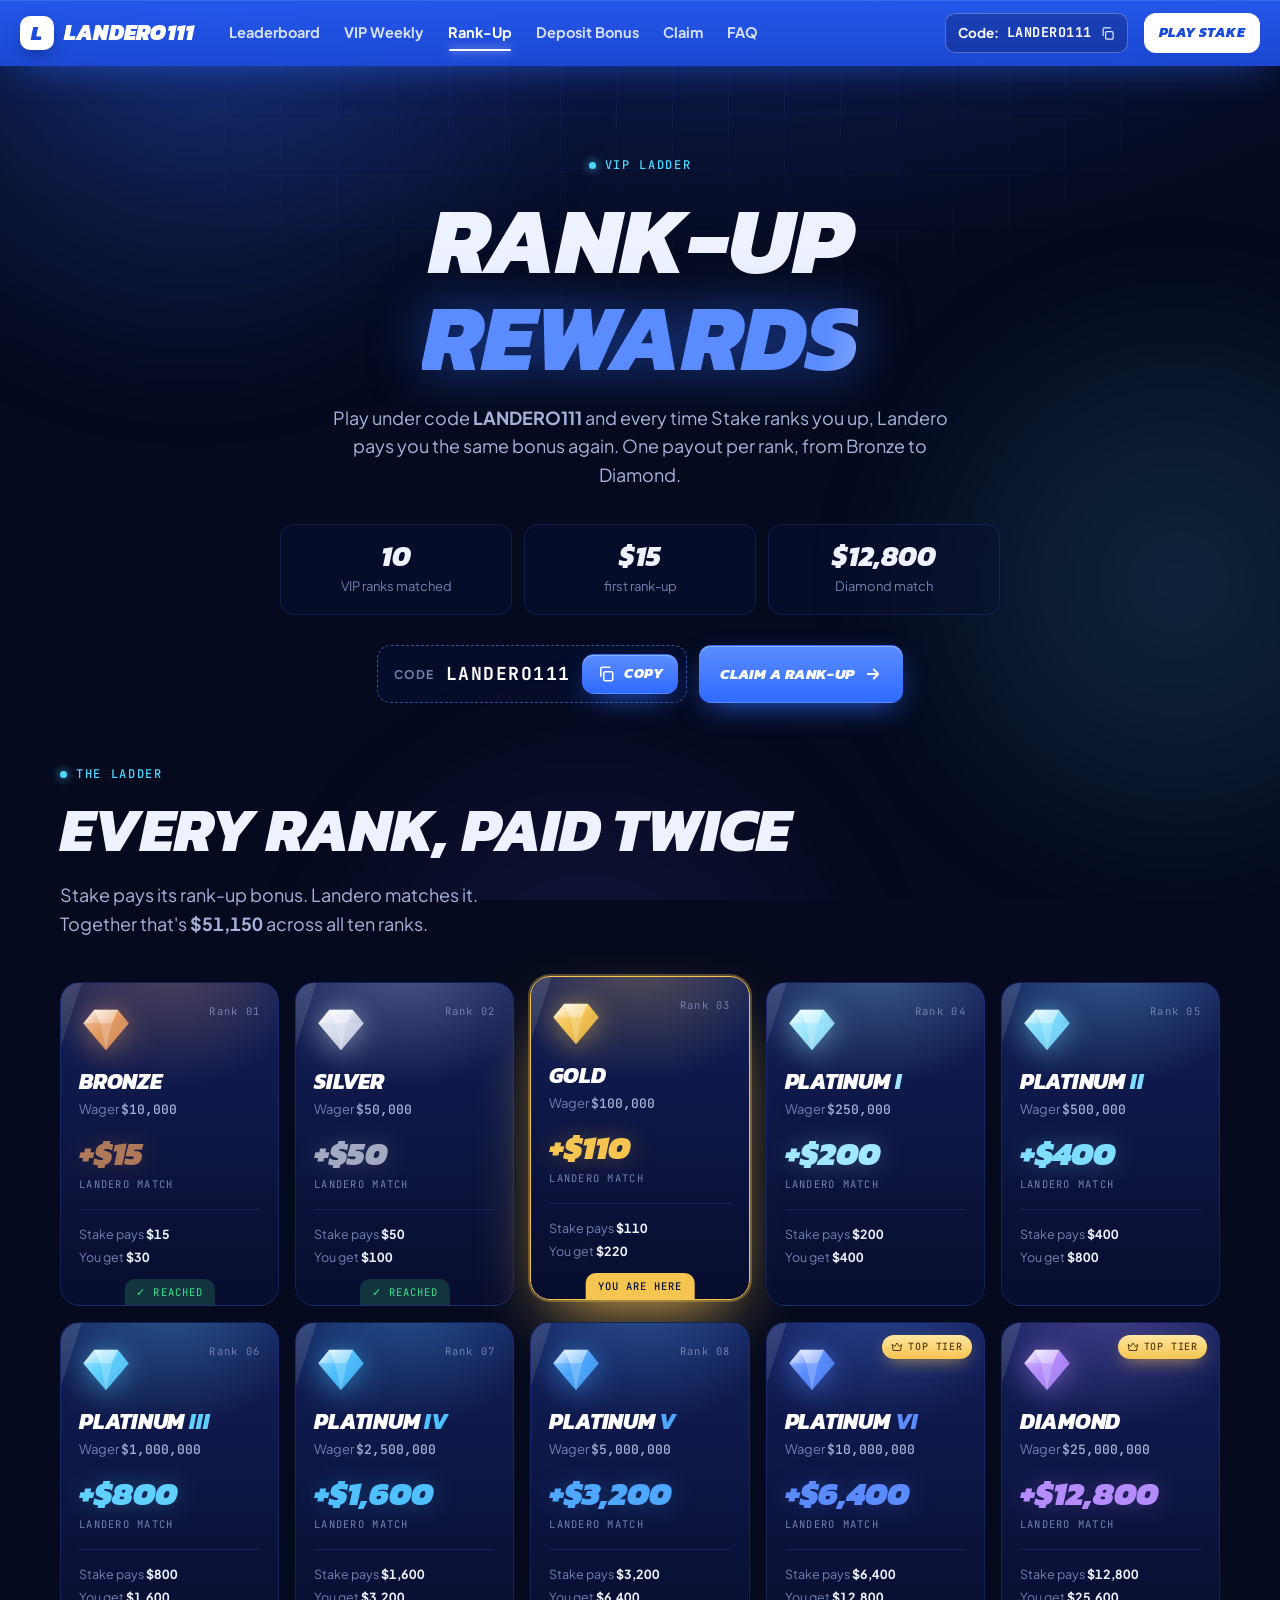
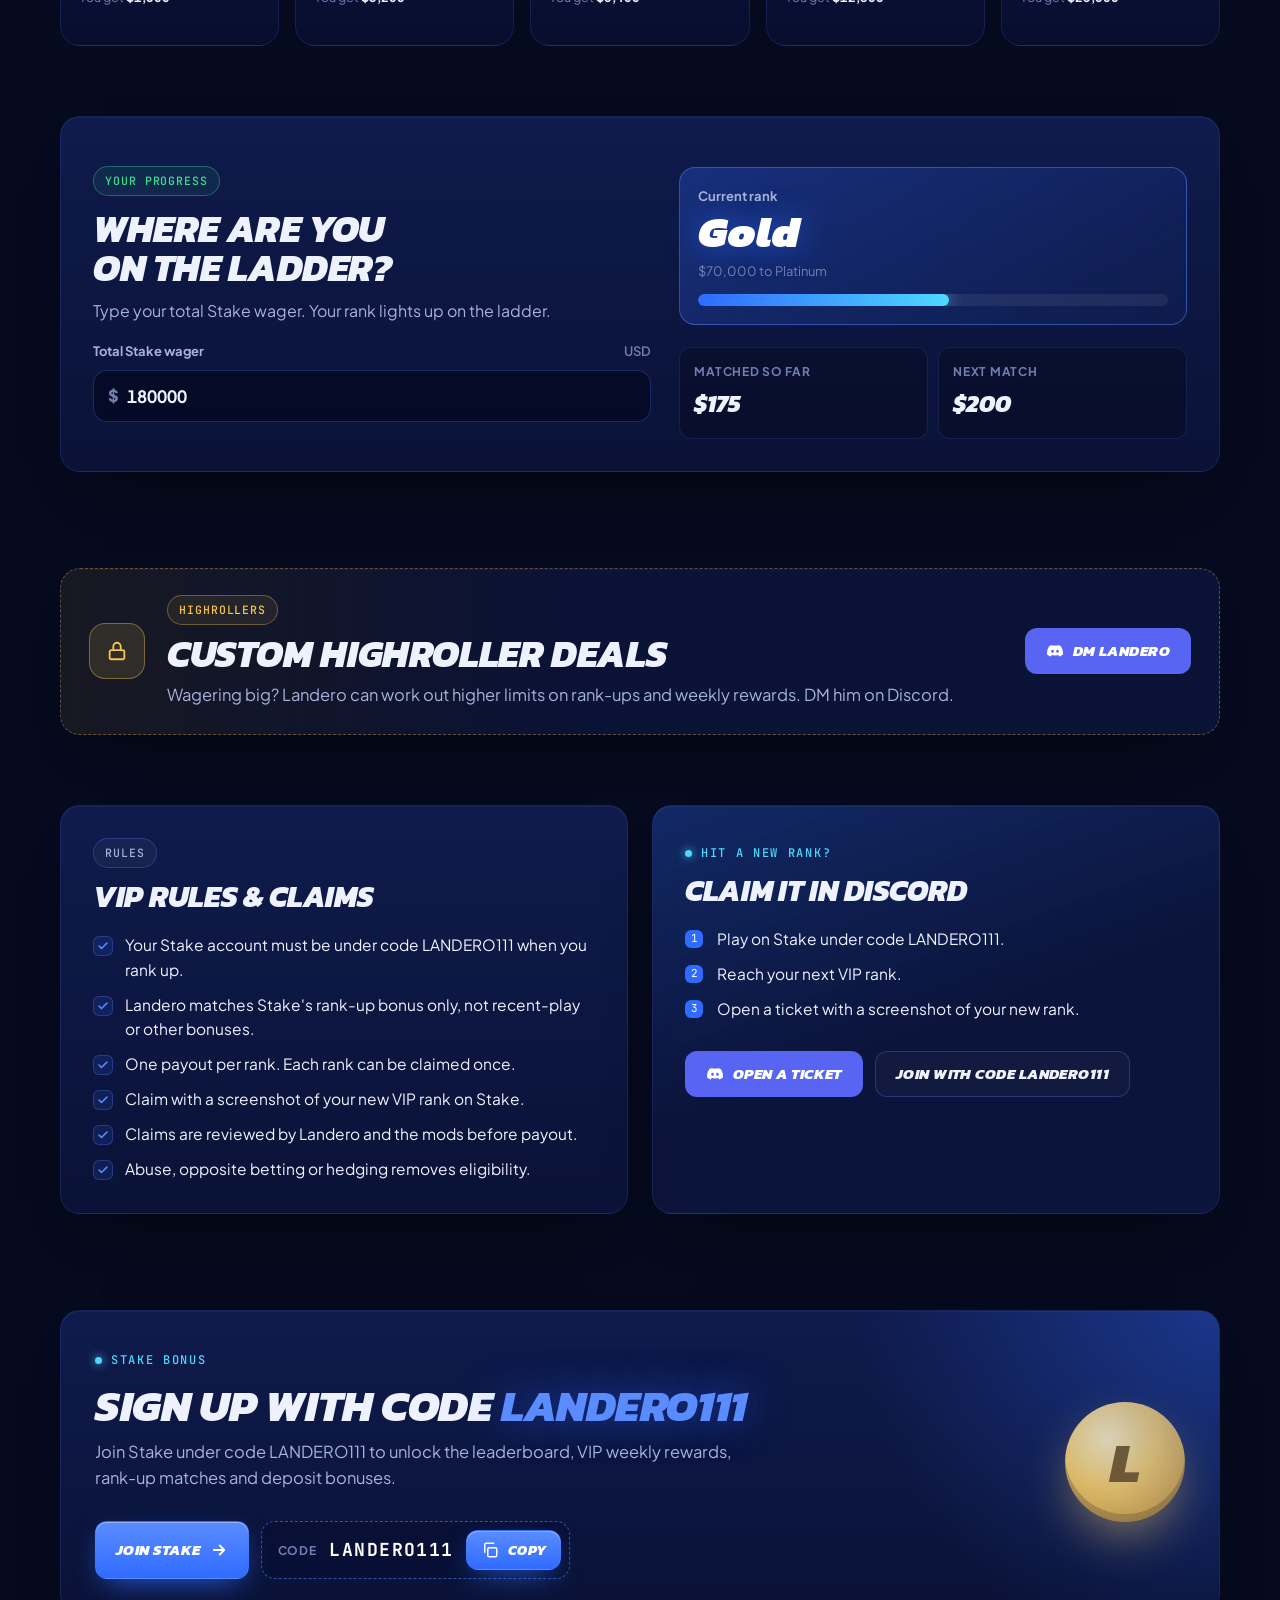
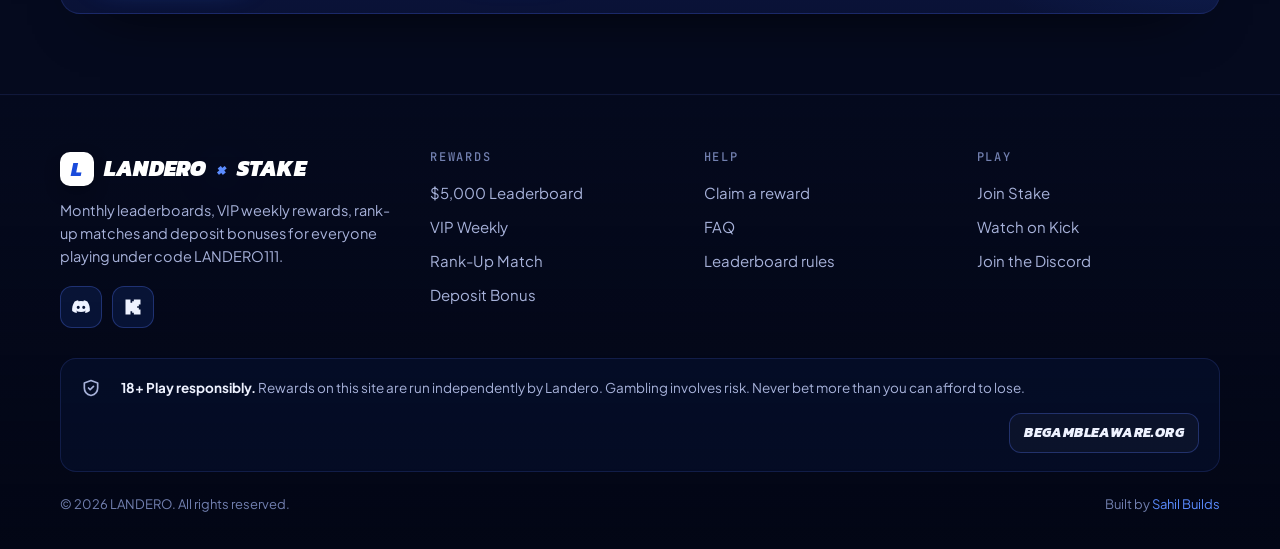
<file: rank-up.html>
<!doctype html>
<html lang="en">
<head>
<meta charset="utf-8">
<meta name="viewport" content="width=device-width, initial-scale=1, viewport-fit=cover">
<title>Rank-Up Rewards · Landero matches your Stake VIP bonus</title>
<meta name="description" content="Reach a new Stake VIP rank under code LANDERO111 and Landero matches the rank-up bonus, from $15 at Bronze to $12,800 at Diamond.">
<meta property="og:type" content="website">
<meta property="og:site_name" content="Landero x Stake">
<meta property="og:title" content="Rank-Up Rewards · Landero matches your Stake VIP bonus">
<meta property="og:description" content="Reach a new Stake VIP rank under code LANDERO111 and Landero matches the rank-up bonus, from $15 at Bronze to $12,800 at Diamond.">
<meta property="og:url" content="https://www.landero111.com/rank-up.html">
<meta name="twitter:card" content="summary_large_image">
<meta name="theme-color" content="#1D4BDB">
<link rel="icon" type="image/svg+xml" href="favicon.svg">
<link rel="preconnect" href="https://fonts.googleapis.com">
<link rel="preconnect" href="https://fonts.gstatic.com" crossorigin>
<link rel="stylesheet" href="https://fonts.googleapis.com/css2?family=Kanit:ital,wght@1,700;1,800;1,900&family=Plus+Jakarta+Sans:wght@400;500;600;700;800&family=JetBrains+Mono:wght@500&display=swap">
<link rel="stylesheet" href="styles.css">
</head>
<body data-page="rankup">
<div class="bg" aria-hidden="true"><i class="grid"></i><i class="a"></i><i class="b"></i><i class="c"></i><i class="cur"></i></div>
<div class="beam" id="beam" aria-hidden="true"><i></i><b></b></div>
<header class="hdr">
  <div class="wrap">
    <a class="logo" href="index.html" aria-label="Landero home"><span class="s">L</span>LANDERO111</a>
    <nav class="nav" aria-label="Main"><a href="leaderboard.html" data-p="leaderboard"><svg viewBox="0 0 24 24" fill="none" stroke="currentColor" stroke-width="2" stroke-linecap="round" stroke-linejoin="round" aria-hidden="true"><path d="M8 21h8M12 17v4M7 4h10v5a5 5 0 0 1-10 0V4zM17 5h3v2a3 3 0 0 1-3 3M7 5H4v2a3 3 0 0 0 3 3"/></svg>Leaderboard</a><a href="vip-weekly.html" data-p="vip"><svg viewBox="0 0 24 24" fill="none" stroke="currentColor" stroke-width="2" stroke-linecap="round" stroke-linejoin="round" aria-hidden="true"><path d="M3 7l4.5 4L12 4l4.5 7L21 7l-2 12H5z"/></svg>VIP Weekly</a><a href="rank-up.html" data-p="rankup"><svg viewBox="0 0 24 24" fill="none" stroke="currentColor" stroke-width="2" stroke-linecap="round" stroke-linejoin="round" aria-hidden="true"><path d="M3 17l6-6 4 4 8-8"/><path d="M15 7h6v6"/></svg>Rank-Up</a><a href="deposit-bonus.html" data-p="deposit"><svg viewBox="0 0 24 24" fill="none" stroke="currentColor" stroke-width="2" stroke-linecap="round" stroke-linejoin="round" aria-hidden="true"><rect x="3" y="8" width="18" height="13" rx="2"/><path d="M12 8v13M3 12h18M12 8S10.5 3 8 3a2.5 2.5 0 0 0 0 5M12 8s1.5-5 4-5a2.5 2.5 0 0 1 0 5"/></svg>Deposit Bonus</a><a href="claim.html" data-p="claim"><svg viewBox="0 0 24 24" fill="none" stroke="currentColor" stroke-width="2" stroke-linecap="round" stroke-linejoin="round" aria-hidden="true"><path d="M3 9V6a1 1 0 0 1 1-1h16a1 1 0 0 1 1 1v3a3 3 0 0 0 0 6v3a1 1 0 0 1-1 1H4a1 1 0 0 1-1-1v-3a3 3 0 0 0 0-6z"/><path d="M14 5v14" stroke-dasharray="2 3"/></svg>Claim</a><a href="faq.html" data-p="faq"><svg viewBox="0 0 24 24" fill="none" stroke="currentColor" stroke-width="2" stroke-linecap="round" stroke-linejoin="round" aria-hidden="true"><circle cx="12" cy="12" r="9"/><path d="M9.5 9a2.5 2.5 0 1 1 3.5 2.3c-.6.3-1 .9-1 1.6V14M12 17.5v.01"/></svg>FAQ</a></nav>
    <span class="sp"></span>
    <button class="code-chip" type="button" data-copy="LANDERO111" aria-label="Copy code LANDERO111">Code: <b>LANDERO111</b><svg viewBox="0 0 24 24" fill="none" stroke="currentColor" stroke-width="2" stroke-linecap="round" stroke-linejoin="round" aria-hidden="true"><rect x="9" y="9" width="12" height="12" rx="2"/><path d="M5 15V5a2 2 0 0 1 2-2h10"/></svg></button>
    <a class="btn btn-white btn-sm hide-md" href="https://stake.com/?offer=landero111" target="_blank" rel="noopener sponsored">Play Stake</a>
    <a class="btn btn-discord btn-sm hide-md hide-lg" href="https://discord.gg/77KchtFxMC" target="_blank" rel="noopener"><svg viewBox="0 0 24 24" fill="currentColor" aria-hidden="true"><path d="M19.6 5.3A16.7 16.7 0 0 0 15.5 4l-.5 1a15.4 15.4 0 0 0-6 0l-.5-1a16.7 16.7 0 0 0-4.1 1.3C1.8 9.2 1.1 13 1.4 16.7a16.8 16.8 0 0 0 5.1 2.6l1.1-1.7a10.9 10.9 0 0 1-1.7-.8l.4-.3a12 12 0 0 0 11.4 0l.4.3a10.9 10.9 0 0 1-1.7.8l1.1 1.7a16.8 16.8 0 0 0 5.1-2.6c.4-4.3-.6-8.1-3-11.4zM8.7 14.4c-1 0-1.8-.9-1.8-2s.8-2 1.8-2 1.8.9 1.8 2-.8 2-1.8 2zm6.6 0c-1 0-1.8-.9-1.8-2s.8-2 1.8-2 1.8.9 1.8 2-.8 2-1.8 2z"/></svg>Discord</a>
    <button class="menu-btn" id="menuBtn" type="button" aria-label="Menu" aria-expanded="false" aria-controls="mnav"><span></span></button>
  </div>
  <div class="mnav" id="mnav"><div class="in"><a class="ml" href="index.html" data-p="home">Home</a><a class="ml" href="leaderboard.html" data-p="leaderboard">Leaderboard</a><a class="ml" href="vip-weekly.html" data-p="vip">VIP Weekly</a><a class="ml" href="rank-up.html" data-p="rankup">Rank-Up</a><a class="ml" href="deposit-bonus.html" data-p="deposit">Deposit Bonus</a><a class="ml" href="claim.html" data-p="claim">Claim</a><a class="ml" href="faq.html" data-p="faq">FAQ</a>
    <div class="row"><a class="btn btn-white" href="https://stake.com/?offer=landero111" target="_blank" rel="noopener sponsored">Play Stake</a><a class="btn btn-discord" href="https://discord.gg/77KchtFxMC" target="_blank" rel="noopener"><svg viewBox="0 0 24 24" fill="currentColor" aria-hidden="true"><path d="M19.6 5.3A16.7 16.7 0 0 0 15.5 4l-.5 1a15.4 15.4 0 0 0-6 0l-.5-1a16.7 16.7 0 0 0-4.1 1.3C1.8 9.2 1.1 13 1.4 16.7a16.8 16.8 0 0 0 5.1 2.6l1.1-1.7a10.9 10.9 0 0 1-1.7-.8l.4-.3a12 12 0 0 0 11.4 0l.4.3a10.9 10.9 0 0 1-1.7.8l1.1 1.7a16.8 16.8 0 0 0 5.1-2.6c.4-4.3-.6-8.1-3-11.4zM8.7 14.4c-1 0-1.8-.9-1.8-2s.8-2 1.8-2 1.8.9 1.8 2-.8 2-1.8 2zm6.6 0c-1 0-1.8-.9-1.8-2s.8-2 1.8-2 1.8.9 1.8 2-.8 2-1.8 2z"/></svg>Discord</a></div>
  </div></div>
</header>
<main>

<section class="wrap phero">
  <span class="kick load">VIP ladder</span>
  <h1 class="h-xl load d1" style="margin-top:16px">Rank-up<br><span class="shine">rewards</span></h1>
  <p class="lede load d2">Play under code <b>LANDERO111</b> and every time Stake ranks you up, Landero pays you the same bonus again. One payout per rank, from Bronze to Diamond.</p>
  <div class="stats load d3" style="max-width:720px;margin:34px auto 0">
    <div><b class="num" data-count="10">10</b><span>VIP ranks matched</span></div>
    <div><b class="num" data-count="15" data-pre="$">$15</b><span>first rank-up</span></div>
    <div><b class="num" data-count="12800" data-pre="$">$12,800</b><span>Diamond match</span></div>
  </div>
  <div class="ctas load d4"><button class="codebox" type="button" data-copy="LANDERO111" aria-label="Copy code LANDERO111"><span>Code</span><b>LANDERO111</b><span class="btn btn-blue btn-sm" style="pointer-events:none"><svg viewBox="0 0 24 24" fill="none" stroke="currentColor" stroke-width="2" stroke-linecap="round" stroke-linejoin="round" aria-hidden="true"><rect x="9" y="9" width="12" height="12" rx="2"/><path d="M5 15V5a2 2 0 0 1 2-2h10"/></svg>Copy</span></button><a class="btn btn-blue" href="claim.html">Claim a rank-up <svg viewBox="0 0 24 24" fill="none" stroke="currentColor" stroke-width="2.4" stroke-linecap="round" stroke-linejoin="round" aria-hidden="true"><path d="M5 12h14M13 6l6 6-6 6"/></svg></a></div>
</section>

<section class="wrap" style="padding-bottom:30px">
  <div class="head rv"><div><span class="kick">The ladder</span><h2 class="h-lg" style="margin-top:12px">Every rank, paid twice</h2></div><p class="lede">Stake pays its rank-up bonus. Landero matches it. Together that's <b class="num">$51,150</b> across all ten ranks.</p></div>
  <div class="ladder" id="ladder"><article class="tier rv" data-w="10000" style="--t:#E49B62;--tg:rgba(228,155,98,0.32);--d:0.00s">
  <span class="here">You are here</span><span class="done">✓ Reached</span>
  <div class="tier-top"><svg class="gem" viewBox="0 0 64 64" aria-hidden="true"><defs><linearGradient id="g0" x1="0" y1="0" x2="1" y2="1"><stop offset="0" stop-color="#fff"/><stop offset=".45" stop-color="#E49B62"/><stop offset="1" stop-color="#E49B62" stop-opacity=".55"/></linearGradient></defs><path d="M18 8h28l13 16-27 32L5 24z" fill="url(#g0)"/><path d="M5 24h54L32 56z" fill="#E49B62" opacity=".55"/><path d="M18 8l7 16h14l7-16z" fill="#fff" opacity=".45"/><path d="M25 24l7 32 7-32z" fill="#fff" opacity=".22"/></svg><span class="lvl-n mono">Rank 01</span></div>
  <h3 class="lvl">Bronze</h3>
  <p class="req">Wager <b class="num">$10,000</b></p>
  <div class="amt num">+$15</div>
  <p class="lab">Landero match</p>
  <div class="split2"><span>Stake pays <b class="num">$15</b></span><span>You get <b class="num">$30</b></span></div>
</article><article class="tier rv" data-w="50000" style="--t:#D6DCEC;--tg:rgba(214,220,236,0.32);--d:0.35s">
  <span class="here">You are here</span><span class="done">✓ Reached</span>
  <div class="tier-top"><svg class="gem" viewBox="0 0 64 64" aria-hidden="true"><defs><linearGradient id="g1" x1="0" y1="0" x2="1" y2="1"><stop offset="0" stop-color="#fff"/><stop offset=".45" stop-color="#D6DCEC"/><stop offset="1" stop-color="#D6DCEC" stop-opacity=".55"/></linearGradient></defs><path d="M18 8h28l13 16-27 32L5 24z" fill="url(#g1)"/><path d="M5 24h54L32 56z" fill="#D6DCEC" opacity=".55"/><path d="M18 8l7 16h14l7-16z" fill="#fff" opacity=".45"/><path d="M25 24l7 32 7-32z" fill="#fff" opacity=".22"/></svg><span class="lvl-n mono">Rank 02</span></div>
  <h3 class="lvl">Silver</h3>
  <p class="req">Wager <b class="num">$50,000</b></p>
  <div class="amt num">+$50</div>
  <p class="lab">Landero match</p>
  <div class="split2"><span>Stake pays <b class="num">$50</b></span><span>You get <b class="num">$100</b></span></div>
</article><article class="tier rv" data-w="100000" style="--t:#F5C451;--tg:rgba(245,196,81,0.32);--d:0.70s">
  <span class="here">You are here</span><span class="done">✓ Reached</span>
  <div class="tier-top"><svg class="gem" viewBox="0 0 64 64" aria-hidden="true"><defs><linearGradient id="g2" x1="0" y1="0" x2="1" y2="1"><stop offset="0" stop-color="#fff"/><stop offset=".45" stop-color="#F5C451"/><stop offset="1" stop-color="#F5C451" stop-opacity=".55"/></linearGradient></defs><path d="M18 8h28l13 16-27 32L5 24z" fill="url(#g2)"/><path d="M5 24h54L32 56z" fill="#F5C451" opacity=".55"/><path d="M18 8l7 16h14l7-16z" fill="#fff" opacity=".45"/><path d="M25 24l7 32 7-32z" fill="#fff" opacity=".22"/></svg><span class="lvl-n mono">Rank 03</span></div>
  <h3 class="lvl">Gold</h3>
  <p class="req">Wager <b class="num">$100,000</b></p>
  <div class="amt num">+$110</div>
  <p class="lab">Landero match</p>
  <div class="split2"><span>Stake pays <b class="num">$110</b></span><span>You get <b class="num">$220</b></span></div>
</article><article class="tier rv" data-w="250000" style="--t:#9FE8FF;--tg:rgba(159,232,255,0.32);--d:1.05s">
  <span class="here">You are here</span><span class="done">✓ Reached</span>
  <div class="tier-top"><svg class="gem" viewBox="0 0 64 64" aria-hidden="true"><defs><linearGradient id="g3" x1="0" y1="0" x2="1" y2="1"><stop offset="0" stop-color="#fff"/><stop offset=".45" stop-color="#9FE8FF"/><stop offset="1" stop-color="#9FE8FF" stop-opacity=".55"/></linearGradient></defs><path d="M18 8h28l13 16-27 32L5 24z" fill="url(#g3)"/><path d="M5 24h54L32 56z" fill="#9FE8FF" opacity=".55"/><path d="M18 8l7 16h14l7-16z" fill="#fff" opacity=".45"/><path d="M25 24l7 32 7-32z" fill="#fff" opacity=".22"/></svg><span class="lvl-n mono">Rank 04</span></div>
  <h3 class="lvl">Platinum <em>I</em></h3>
  <p class="req">Wager <b class="num">$250,000</b></p>
  <div class="amt num">+$200</div>
  <p class="lab">Landero match</p>
  <div class="split2"><span>Stake pays <b class="num">$200</b></span><span>You get <b class="num">$400</b></span></div>
</article><article class="tier rv" data-w="500000" style="--t:#7FDDFF;--tg:rgba(127,221,255,0.32);--d:1.40s">
  <span class="here">You are here</span><span class="done">✓ Reached</span>
  <div class="tier-top"><svg class="gem" viewBox="0 0 64 64" aria-hidden="true"><defs><linearGradient id="g4" x1="0" y1="0" x2="1" y2="1"><stop offset="0" stop-color="#fff"/><stop offset=".45" stop-color="#7FDDFF"/><stop offset="1" stop-color="#7FDDFF" stop-opacity=".55"/></linearGradient></defs><path d="M18 8h28l13 16-27 32L5 24z" fill="url(#g4)"/><path d="M5 24h54L32 56z" fill="#7FDDFF" opacity=".55"/><path d="M18 8l7 16h14l7-16z" fill="#fff" opacity=".45"/><path d="M25 24l7 32 7-32z" fill="#fff" opacity=".22"/></svg><span class="lvl-n mono">Rank 05</span></div>
  <h3 class="lvl">Platinum <em>II</em></h3>
  <p class="req">Wager <b class="num">$500,000</b></p>
  <div class="amt num">+$400</div>
  <p class="lab">Landero match</p>
  <div class="split2"><span>Stake pays <b class="num">$400</b></span><span>You get <b class="num">$800</b></span></div>
</article><article class="tier rv" data-w="1000000" style="--t:#5FD0FF;--tg:rgba(95,208,255,0.32);--d:1.75s">
  <span class="here">You are here</span><span class="done">✓ Reached</span>
  <div class="tier-top"><svg class="gem" viewBox="0 0 64 64" aria-hidden="true"><defs><linearGradient id="g5" x1="0" y1="0" x2="1" y2="1"><stop offset="0" stop-color="#fff"/><stop offset=".45" stop-color="#5FD0FF"/><stop offset="1" stop-color="#5FD0FF" stop-opacity=".55"/></linearGradient></defs><path d="M18 8h28l13 16-27 32L5 24z" fill="url(#g5)"/><path d="M5 24h54L32 56z" fill="#5FD0FF" opacity=".55"/><path d="M18 8l7 16h14l7-16z" fill="#fff" opacity=".45"/><path d="M25 24l7 32 7-32z" fill="#fff" opacity=".22"/></svg><span class="lvl-n mono">Rank 06</span></div>
  <h3 class="lvl">Platinum <em>III</em></h3>
  <p class="req">Wager <b class="num">$1,000,000</b></p>
  <div class="amt num">+$800</div>
  <p class="lab">Landero match</p>
  <div class="split2"><span>Stake pays <b class="num">$800</b></span><span>You get <b class="num">$1,600</b></span></div>
</article><article class="tier rv" data-w="2500000" style="--t:#4FC0FF;--tg:rgba(79,192,255,0.32);--d:2.10s">
  <span class="here">You are here</span><span class="done">✓ Reached</span>
  <div class="tier-top"><svg class="gem" viewBox="0 0 64 64" aria-hidden="true"><defs><linearGradient id="g6" x1="0" y1="0" x2="1" y2="1"><stop offset="0" stop-color="#fff"/><stop offset=".45" stop-color="#4FC0FF"/><stop offset="1" stop-color="#4FC0FF" stop-opacity=".55"/></linearGradient></defs><path d="M18 8h28l13 16-27 32L5 24z" fill="url(#g6)"/><path d="M5 24h54L32 56z" fill="#4FC0FF" opacity=".55"/><path d="M18 8l7 16h14l7-16z" fill="#fff" opacity=".45"/><path d="M25 24l7 32 7-32z" fill="#fff" opacity=".22"/></svg><span class="lvl-n mono">Rank 07</span></div>
  <h3 class="lvl">Platinum <em>IV</em></h3>
  <p class="req">Wager <b class="num">$2,500,000</b></p>
  <div class="amt num">+$1,600</div>
  <p class="lab">Landero match</p>
  <div class="split2"><span>Stake pays <b class="num">$1,600</b></span><span>You get <b class="num">$3,200</b></span></div>
</article><article class="tier rv" data-w="5000000" style="--t:#4FA8FF;--tg:rgba(79,168,255,0.32);--d:2.45s">
  <span class="here">You are here</span><span class="done">✓ Reached</span>
  <div class="tier-top"><svg class="gem" viewBox="0 0 64 64" aria-hidden="true"><defs><linearGradient id="g7" x1="0" y1="0" x2="1" y2="1"><stop offset="0" stop-color="#fff"/><stop offset=".45" stop-color="#4FA8FF"/><stop offset="1" stop-color="#4FA8FF" stop-opacity=".55"/></linearGradient></defs><path d="M18 8h28l13 16-27 32L5 24z" fill="url(#g7)"/><path d="M5 24h54L32 56z" fill="#4FA8FF" opacity=".55"/><path d="M18 8l7 16h14l7-16z" fill="#fff" opacity=".45"/><path d="M25 24l7 32 7-32z" fill="#fff" opacity=".22"/></svg><span class="lvl-n mono">Rank 08</span></div>
  <h3 class="lvl">Platinum <em>V</em></h3>
  <p class="req">Wager <b class="num">$5,000,000</b></p>
  <div class="amt num">+$3,200</div>
  <p class="lab">Landero match</p>
  <div class="split2"><span>Stake pays <b class="num">$3,200</b></span><span>You get <b class="num">$6,400</b></span></div>
</article><article class="tier rv top" data-w="10000000" style="--t:#5B8CFF;--tg:rgba(91,140,255,0.32);--d:2.80s">
  <span class="crownb"><svg viewBox="0 0 24 24" fill="none" stroke="currentColor" stroke-width="2" stroke-linecap="round" stroke-linejoin="round" aria-hidden="true"><path d="M3 7l4.5 4L12 4l4.5 7L21 7l-2 12H5z"/></svg>Top tier</span><span class="here">You are here</span><span class="done">✓ Reached</span>
  <div class="tier-top"><svg class="gem" viewBox="0 0 64 64" aria-hidden="true"><defs><linearGradient id="g8" x1="0" y1="0" x2="1" y2="1"><stop offset="0" stop-color="#fff"/><stop offset=".45" stop-color="#5B8CFF"/><stop offset="1" stop-color="#5B8CFF" stop-opacity=".55"/></linearGradient></defs><path d="M18 8h28l13 16-27 32L5 24z" fill="url(#g8)"/><path d="M5 24h54L32 56z" fill="#5B8CFF" opacity=".55"/><path d="M18 8l7 16h14l7-16z" fill="#fff" opacity=".45"/><path d="M25 24l7 32 7-32z" fill="#fff" opacity=".22"/></svg><span class="lvl-n mono">Rank 09</span></div>
  <h3 class="lvl">Platinum <em>VI</em></h3>
  <p class="req">Wager <b class="num">$10,000,000</b></p>
  <div class="amt num">+$6,400</div>
  <p class="lab">Landero match</p>
  <div class="split2"><span>Stake pays <b class="num">$6,400</b></span><span>You get <b class="num">$12,800</b></span></div>
</article><article class="tier rv top" data-w="25000000" style="--t:#B48CFF;--tg:rgba(180,140,255,0.32);--d:3.15s">
  <span class="crownb"><svg viewBox="0 0 24 24" fill="none" stroke="currentColor" stroke-width="2" stroke-linecap="round" stroke-linejoin="round" aria-hidden="true"><path d="M3 7l4.5 4L12 4l4.5 7L21 7l-2 12H5z"/></svg>Top tier</span><span class="here">You are here</span><span class="done">✓ Reached</span>
  <div class="tier-top"><svg class="gem" viewBox="0 0 64 64" aria-hidden="true"><defs><linearGradient id="g9" x1="0" y1="0" x2="1" y2="1"><stop offset="0" stop-color="#fff"/><stop offset=".45" stop-color="#B48CFF"/><stop offset="1" stop-color="#B48CFF" stop-opacity=".55"/></linearGradient></defs><path d="M18 8h28l13 16-27 32L5 24z" fill="url(#g9)"/><path d="M5 24h54L32 56z" fill="#B48CFF" opacity=".55"/><path d="M18 8l7 16h14l7-16z" fill="#fff" opacity=".45"/><path d="M25 24l7 32 7-32z" fill="#fff" opacity=".22"/></svg><span class="lvl-n mono">Rank 10</span></div>
  <h3 class="lvl">Diamond</h3>
  <p class="req">Wager <b class="num">$25,000,000</b></p>
  <div class="amt num">+$12,800</div>
  <p class="lab">Landero match</p>
  <div class="split2"><span>Stake pays <b class="num">$12,800</b></span><span>You get <b class="num">$25,600</b></span></div>
</article></div>
</section>

<section class="wrap section" style="padding-top:40px">
  <div class="card track rv">
    <div class="track-l"><span class="pill green">Your progress</span><h3 class="h-md" style="margin-top:14px">Where are you on the ladder?</h3>
      <p class="lede" style="font-size:16px;margin-top:10px">Type your total Stake wager. Your rank lights up on the ladder.</p>
      <div class="fld"><label for="tw">Total Stake wager <span>USD</span></label><div class="inp"><b>$</b><input id="tw" type="number" inputmode="decimal" min="0" step="1000" value="180000"></div></div>
    </div>
    <div class="track-r">
      <div class="result"><span>Current rank</span><b id="rkName">Gold</b><small id="rkNext">$70,000 to Platinum</small><div class="meter"><i id="rkBar"></i></div></div>
      <div class="facts" style="grid-template-columns:1fr 1fr"><div><span>Matched so far</span><b class="num" id="rkSum">$175</b></div><div><span>Next match</span><b class="num" id="rkNextP">$200</b></div></div>
    </div>
  </div>
</section>

<section class="wrap" style="padding-bottom:30px">
  <div class="card soon rv">
    <span class="soon-ic"><svg width="22" height="22" viewBox="0 0 24 24" fill="none" stroke="currentColor" stroke-width="2" stroke-linecap="round" stroke-linejoin="round" aria-hidden="true"><rect x="4" y="11" width="16" height="10" rx="2"/><path d="M8 11V7a4 4 0 0 1 8 0v4"/></svg></span>
    <div><span class="pill gold">Highrollers</span><h3 class="h-md" style="margin-top:10px">Custom highroller deals</h3><p>Wagering big? Landero can work out higher limits on rank-ups and weekly rewards. DM him on Discord.</p></div>
    <a class="btn btn-discord" href="https://discord.gg/77KchtFxMC" target="_blank" rel="noopener"><svg viewBox="0 0 24 24" fill="currentColor" aria-hidden="true"><path d="M19.6 5.3A16.7 16.7 0 0 0 15.5 4l-.5 1a15.4 15.4 0 0 0-6 0l-.5-1a16.7 16.7 0 0 0-4.1 1.3C1.8 9.2 1.1 13 1.4 16.7a16.8 16.8 0 0 0 5.1 2.6l1.1-1.7a10.9 10.9 0 0 1-1.7-.8l.4-.3a12 12 0 0 0 11.4 0l.4.3a10.9 10.9 0 0 1-1.7.8l1.1 1.7a16.8 16.8 0 0 0 5.1-2.6c.4-4.3-.6-8.1-3-11.4zM8.7 14.4c-1 0-1.8-.9-1.8-2s.8-2 1.8-2 1.8.9 1.8 2-.8 2-1.8 2zm6.6 0c-1 0-1.8-.9-1.8-2s.8-2 1.8-2 1.8.9 1.8 2-.8 2-1.8 2z"/></svg>DM Landero</a>
  </div>
</section>

<section class="wrap section" style="padding-top:40px">
  <div class="split">
    <div class="card block rv"><span class="pill grey">Rules</span><h3 style="margin-top:14px">VIP rules &amp; claims</h3>
      <ul class="list">
        <li>Your Stake account must be under code LANDERO111 when you rank up.</li>
        <li>Landero matches Stake's rank-up bonus only, not recent-play or other bonuses.</li>
        <li>One payout per rank. Each rank can be claimed once.</li>
        <li>Claim with a screenshot of your new VIP rank on Stake.</li>
        <li>Claims are reviewed by Landero and the mods before payout.</li>
        <li>Abuse, opposite betting or hedging removes eligibility.</li>
      </ul>
    </div>
    <div class="card block cta-claim rv s1"><span class="kick">Hit a new rank?</span><h3 class="h-md" style="margin-top:12px">Claim it in Discord</h3>
      <ul class="list num-list"><li>Play on Stake under code LANDERO111.</li><li>Reach your next VIP rank.</li><li>Open a ticket with a screenshot of your new rank.</li></ul>
      <div class="ctas"><a class="btn btn-discord" href="https://discord.gg/77KchtFxMC" target="_blank" rel="noopener"><svg viewBox="0 0 24 24" fill="currentColor" aria-hidden="true"><path d="M19.6 5.3A16.7 16.7 0 0 0 15.5 4l-.5 1a15.4 15.4 0 0 0-6 0l-.5-1a16.7 16.7 0 0 0-4.1 1.3C1.8 9.2 1.1 13 1.4 16.7a16.8 16.8 0 0 0 5.1 2.6l1.1-1.7a10.9 10.9 0 0 1-1.7-.8l.4-.3a12 12 0 0 0 11.4 0l.4.3a10.9 10.9 0 0 1-1.7.8l1.1 1.7a16.8 16.8 0 0 0 5.1-2.6c.4-4.3-.6-8.1-3-11.4zM8.7 14.4c-1 0-1.8-.9-1.8-2s.8-2 1.8-2 1.8.9 1.8 2-.8 2-1.8 2zm6.6 0c-1 0-1.8-.9-1.8-2s.8-2 1.8-2 1.8.9 1.8 2-.8 2-1.8 2z"/></svg>Open a ticket</a><a class="btn btn-ghost" href="https://stake.com/?offer=landero111" target="_blank" rel="noopener sponsored">Join with code LANDERO111</a></div>
    </div>
  </div>
</section>
<section class="wrap" style="padding-bottom:40px">
  <div class="card banner rv gc">
    <div style="position:relative"><span class="kick">Stake bonus</span><h2 style="margin-top:12px">Sign up with code <span class="blue">LANDERO111</span></h2><p>Join Stake under code LANDERO111 to unlock the leaderboard, VIP weekly rewards, rank-up matches and deposit bonuses.</p>
    <div class="ctas"><a class="btn btn-blue" href="https://stake.com/?offer=landero111" target="_blank" rel="noopener sponsored">Join Stake <svg viewBox="0 0 24 24" fill="none" stroke="currentColor" stroke-width="2.4" stroke-linecap="round" stroke-linejoin="round" aria-hidden="true"><path d="M5 12h14M13 6l6 6-6 6"/></svg></a><button class="codebox" type="button" data-copy="LANDERO111" aria-label="Copy code LANDERO111"><span>Code</span><b>LANDERO111</b><span class="btn btn-blue btn-sm" style="pointer-events:none"><svg viewBox="0 0 24 24" fill="none" stroke="currentColor" stroke-width="2" stroke-linecap="round" stroke-linejoin="round" aria-hidden="true"><rect x="9" y="9" width="12" height="12" rx="2"/><path d="M5 15V5a2 2 0 0 1 2-2h10"/></svg>Copy</span></button></div></div>
    <div class="chip3d" aria-hidden="true">L</div>
  </div>
</section>
</main>
<footer class="ftr">
  <div class="wrap top">
    <div class="b">
      <a class="logo" href="index.html"><span class="s">L</span>LANDERO <span class="blue">×</span> STAKE</a>
      <p>Monthly leaderboards, VIP weekly rewards, rank-up matches and deposit bonuses for everyone playing under code LANDERO111.</p>
      <div class="socials"><a href="https://discord.gg/77KchtFxMC" target="_blank" rel="noopener" aria-label="Discord"><svg viewBox="0 0 24 24" fill="currentColor" aria-hidden="true"><path d="M19.6 5.3A16.7 16.7 0 0 0 15.5 4l-.5 1a15.4 15.4 0 0 0-6 0l-.5-1a16.7 16.7 0 0 0-4.1 1.3C1.8 9.2 1.1 13 1.4 16.7a16.8 16.8 0 0 0 5.1 2.6l1.1-1.7a10.9 10.9 0 0 1-1.7-.8l.4-.3a12 12 0 0 0 11.4 0l.4.3a10.9 10.9 0 0 1-1.7.8l1.1 1.7a16.8 16.8 0 0 0 5.1-2.6c.4-4.3-.6-8.1-3-11.4zM8.7 14.4c-1 0-1.8-.9-1.8-2s.8-2 1.8-2 1.8.9 1.8 2-.8 2-1.8 2zm6.6 0c-1 0-1.8-.9-1.8-2s.8-2 1.8-2 1.8.9 1.8 2-.8 2-1.8 2z"/></svg></a><a href="https://kick.com/landero111" target="_blank" rel="noopener" aria-label="Kick"><svg viewBox="0 0 24 24" fill="currentColor" aria-hidden="true"><path d="M3 3h6v4h2V5h2V3h8v6h-2v2h-2v2h2v2h2v6h-8v-2h-2v-2H9v4H3z"/></svg></a></div>
    </div>
    <div class="col"><h4>REWARDS</h4><a href="leaderboard.html">$5,000 Leaderboard</a><a href="vip-weekly.html">VIP Weekly</a><a href="rank-up.html">Rank-Up Match</a><a href="deposit-bonus.html">Deposit Bonus</a></div>
    <div class="col"><h4>HELP</h4><a href="claim.html">Claim a reward</a><a href="faq.html">FAQ</a><a href="leaderboard.html#rules">Leaderboard rules</a></div>
    <div class="col"><h4>PLAY</h4><a href="https://stake.com/?offer=landero111" target="_blank" rel="noopener sponsored">Join Stake</a><a href="https://kick.com/landero111" target="_blank" rel="noopener">Watch on Kick</a><a href="https://discord.gg/77KchtFxMC" target="_blank" rel="noopener">Join the Discord</a></div>
  </div>
  <div class="wrap"><div class="rg"><svg width="20" height="20" viewBox="0 0 24 24" fill="none" stroke="currentColor" stroke-width="2" stroke-linecap="round" stroke-linejoin="round" aria-hidden="true"><path d="M12 3l8 3v6c0 5-3.4 8-8 9-4.6-1-8-4-8-9V6z"/><path d="M9 12l2 2 4-4"/></svg><span><b>18+ Play responsibly.</b> Rewards on this site are run independently by Landero. Gambling involves risk. Never bet more than you can afford to lose.</span><a class="btn btn-ghost btn-sm" href="https://www.begambleaware.org" target="_blank" rel="noopener">BeGambleAware.org</a></div></div>
  <div class="wrap bot"><span>© 2026 LANDERO. All rights reserved.</span><span>Built by <a href="https://sahilbuilds.com" target="_blank" rel="noopener">Sahil Builds</a></span></div>
</footer>
<button class="totop" id="toTop" type="button" aria-label="Back to top"><svg class="ring" viewBox="0 0 52 52" aria-hidden="true"><circle class="trk" cx="26" cy="26" r="24"/><circle class="prg" id="toTopRing" cx="26" cy="26" r="24"/></svg><svg class="ar" width="20" height="20" viewBox="0 0 24 24" fill="none" stroke="currentColor" stroke-width="2.4" stroke-linecap="round" stroke-linejoin="round" aria-hidden="true"><path d="M12 19V5M5 12l7-7 7 7"/></svg></button>
<script src="app.js"></script>
<script>
var RANKS=[["Bronze", 10000, 15], ["Silver", 50000, 50], ["Gold", 100000, 110], ["Platinum", 250000, 200], ["Platinum II", 500000, 400], ["Platinum III", 1000000, 800], ["Platinum IV", 2500000, 1600], ["Platinum V", 5000000, 3200], ["Platinum VI", 10000000, 6400], ["Diamond", 25000000, 12800]];
(function(){var m=LDR.money,inp=document.getElementById('tw'),cards=[].slice.call(document.querySelectorAll('#ladder .tier'));
function u(){var w=Math.max(0,parseFloat(inp.value)||0),cur=-1;RANKS.forEach(function(r,i){if(w>=r[1])cur=i});
cards.forEach(function(c,i){c.classList.toggle('cur',i===cur);c.classList.toggle('reached',i<cur)});
var sum=0;for(var i=0;i<=cur;i++)sum+=RANKS[i][2];
document.getElementById('rkName').textContent=cur<0?'No rank yet':RANKS[cur][0];
var nx=RANKS[cur+1],prev=cur<0?0:RANKS[cur][1];
document.getElementById('rkNext').textContent=nx?m(nx[1]-w)+' to '+nx[0]:'Top rank reached';
document.getElementById('rkBar').style.setProperty('--w',(nx?Math.min(100,(w-prev)/(nx[1]-prev)*100):100).toFixed(1)+'%');
document.getElementById('rkSum').textContent=m(sum);document.getElementById('rkNextP').textContent=nx?m(nx[2]):'–'}
inp.addEventListener('input',u);u();})();
</script>
</body>
</html>
</file>
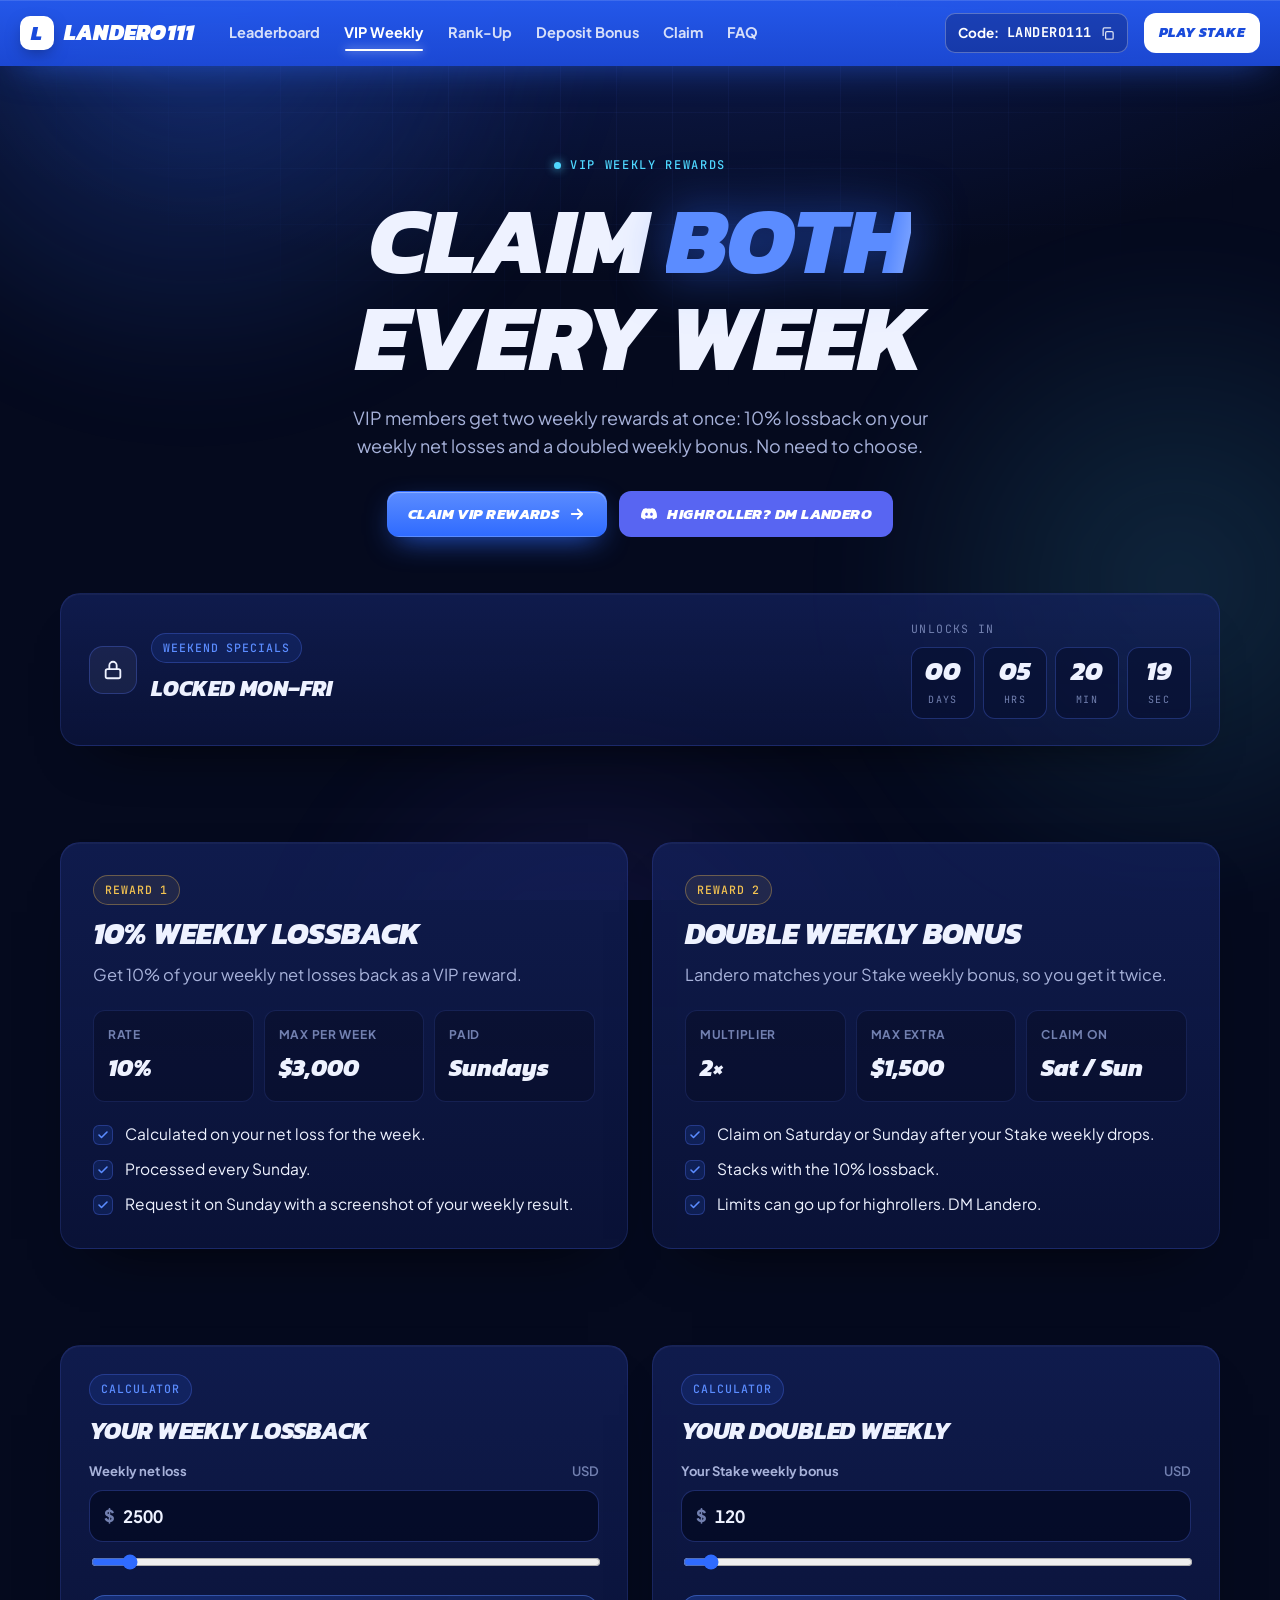
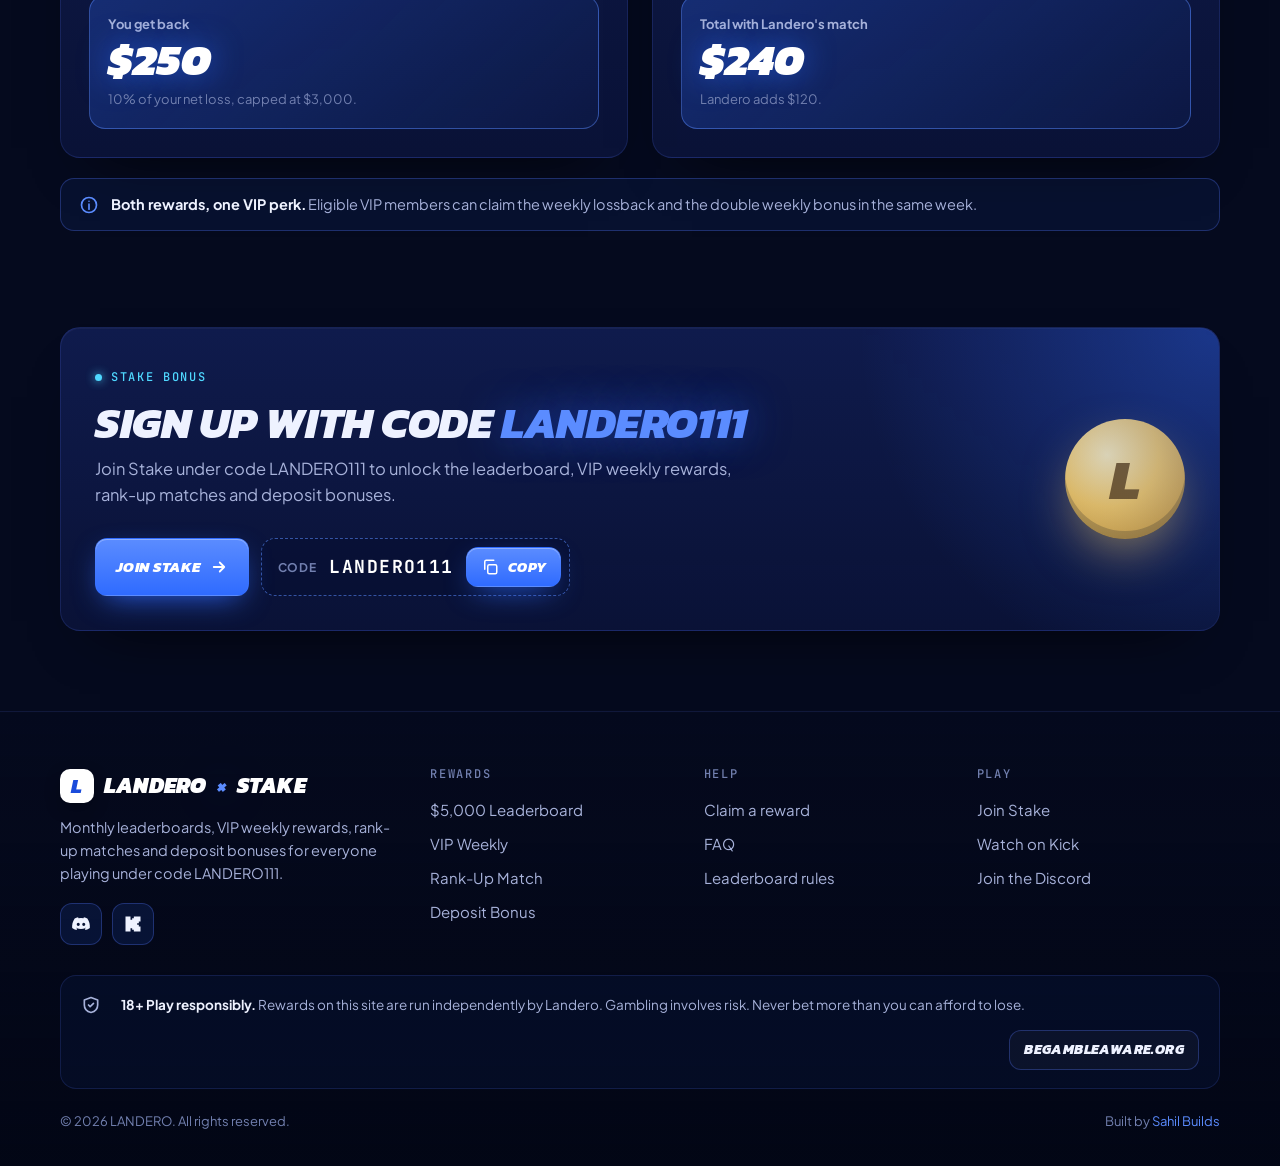
<file: vip-weekly.html>
<!doctype html>
<html lang="en">
<head>
<meta charset="utf-8">
<meta name="viewport" content="width=device-width, initial-scale=1, viewport-fit=cover">
<title>VIP Weekly Rewards · 10% Lossback & 2× Weekly · Landero</title>
<meta name="description" content="VIP members claim both: 10% weekly lossback up to $3,000 and a doubled Stake weekly bonus up to $1,500.">
<meta property="og:type" content="website">
<meta property="og:site_name" content="Landero x Stake">
<meta property="og:title" content="VIP Weekly Rewards · 10% Lossback & 2× Weekly · Landero">
<meta property="og:description" content="VIP members claim both: 10% weekly lossback up to $3,000 and a doubled Stake weekly bonus up to $1,500.">
<meta property="og:url" content="https://www.landero111.com/vip-weekly.html">
<meta name="twitter:card" content="summary_large_image">
<meta name="theme-color" content="#1D4BDB">
<link rel="icon" type="image/svg+xml" href="favicon.svg">
<link rel="preconnect" href="https://fonts.googleapis.com">
<link rel="preconnect" href="https://fonts.gstatic.com" crossorigin>
<link rel="stylesheet" href="https://fonts.googleapis.com/css2?family=Kanit:ital,wght@1,700;1,800;1,900&family=Plus+Jakarta+Sans:wght@400;500;600;700;800&family=JetBrains+Mono:wght@500&display=swap">
<link rel="stylesheet" href="styles.css">
</head>
<body data-page="vip">
<div class="bg" aria-hidden="true"><i class="grid"></i><i class="a"></i><i class="b"></i><i class="c"></i><i class="cur"></i></div>
<div class="beam" id="beam" aria-hidden="true"><i></i><b></b></div>
<header class="hdr">
  <div class="wrap">
    <a class="logo" href="index.html" aria-label="Landero home"><span class="s">L</span>LANDERO111</a>
    <nav class="nav" aria-label="Main"><a href="leaderboard.html" data-p="leaderboard"><svg viewBox="0 0 24 24" fill="none" stroke="currentColor" stroke-width="2" stroke-linecap="round" stroke-linejoin="round" aria-hidden="true"><path d="M8 21h8M12 17v4M7 4h10v5a5 5 0 0 1-10 0V4zM17 5h3v2a3 3 0 0 1-3 3M7 5H4v2a3 3 0 0 0 3 3"/></svg>Leaderboard</a><a href="vip-weekly.html" data-p="vip"><svg viewBox="0 0 24 24" fill="none" stroke="currentColor" stroke-width="2" stroke-linecap="round" stroke-linejoin="round" aria-hidden="true"><path d="M3 7l4.5 4L12 4l4.5 7L21 7l-2 12H5z"/></svg>VIP Weekly</a><a href="rank-up.html" data-p="rankup"><svg viewBox="0 0 24 24" fill="none" stroke="currentColor" stroke-width="2" stroke-linecap="round" stroke-linejoin="round" aria-hidden="true"><path d="M3 17l6-6 4 4 8-8"/><path d="M15 7h6v6"/></svg>Rank-Up</a><a href="deposit-bonus.html" data-p="deposit"><svg viewBox="0 0 24 24" fill="none" stroke="currentColor" stroke-width="2" stroke-linecap="round" stroke-linejoin="round" aria-hidden="true"><rect x="3" y="8" width="18" height="13" rx="2"/><path d="M12 8v13M3 12h18M12 8S10.5 3 8 3a2.5 2.5 0 0 0 0 5M12 8s1.5-5 4-5a2.5 2.5 0 0 1 0 5"/></svg>Deposit Bonus</a><a href="claim.html" data-p="claim"><svg viewBox="0 0 24 24" fill="none" stroke="currentColor" stroke-width="2" stroke-linecap="round" stroke-linejoin="round" aria-hidden="true"><path d="M3 9V6a1 1 0 0 1 1-1h16a1 1 0 0 1 1 1v3a3 3 0 0 0 0 6v3a1 1 0 0 1-1 1H4a1 1 0 0 1-1-1v-3a3 3 0 0 0 0-6z"/><path d="M14 5v14" stroke-dasharray="2 3"/></svg>Claim</a><a href="faq.html" data-p="faq"><svg viewBox="0 0 24 24" fill="none" stroke="currentColor" stroke-width="2" stroke-linecap="round" stroke-linejoin="round" aria-hidden="true"><circle cx="12" cy="12" r="9"/><path d="M9.5 9a2.5 2.5 0 1 1 3.5 2.3c-.6.3-1 .9-1 1.6V14M12 17.5v.01"/></svg>FAQ</a></nav>
    <span class="sp"></span>
    <button class="code-chip" type="button" data-copy="LANDERO111" aria-label="Copy code LANDERO111">Code: <b>LANDERO111</b><svg viewBox="0 0 24 24" fill="none" stroke="currentColor" stroke-width="2" stroke-linecap="round" stroke-linejoin="round" aria-hidden="true"><rect x="9" y="9" width="12" height="12" rx="2"/><path d="M5 15V5a2 2 0 0 1 2-2h10"/></svg></button>
    <a class="btn btn-white btn-sm hide-md" href="https://stake.com/?offer=landero111" target="_blank" rel="noopener sponsored">Play Stake</a>
    <a class="btn btn-discord btn-sm hide-md hide-lg" href="https://discord.gg/77KchtFxMC" target="_blank" rel="noopener"><svg viewBox="0 0 24 24" fill="currentColor" aria-hidden="true"><path d="M19.6 5.3A16.7 16.7 0 0 0 15.5 4l-.5 1a15.4 15.4 0 0 0-6 0l-.5-1a16.7 16.7 0 0 0-4.1 1.3C1.8 9.2 1.1 13 1.4 16.7a16.8 16.8 0 0 0 5.1 2.6l1.1-1.7a10.9 10.9 0 0 1-1.7-.8l.4-.3a12 12 0 0 0 11.4 0l.4.3a10.9 10.9 0 0 1-1.7.8l1.1 1.7a16.8 16.8 0 0 0 5.1-2.6c.4-4.3-.6-8.1-3-11.4zM8.7 14.4c-1 0-1.8-.9-1.8-2s.8-2 1.8-2 1.8.9 1.8 2-.8 2-1.8 2zm6.6 0c-1 0-1.8-.9-1.8-2s.8-2 1.8-2 1.8.9 1.8 2-.8 2-1.8 2z"/></svg>Discord</a>
    <button class="menu-btn" id="menuBtn" type="button" aria-label="Menu" aria-expanded="false" aria-controls="mnav"><span></span></button>
  </div>
  <div class="mnav" id="mnav"><div class="in"><a class="ml" href="index.html" data-p="home">Home</a><a class="ml" href="leaderboard.html" data-p="leaderboard">Leaderboard</a><a class="ml" href="vip-weekly.html" data-p="vip">VIP Weekly</a><a class="ml" href="rank-up.html" data-p="rankup">Rank-Up</a><a class="ml" href="deposit-bonus.html" data-p="deposit">Deposit Bonus</a><a class="ml" href="claim.html" data-p="claim">Claim</a><a class="ml" href="faq.html" data-p="faq">FAQ</a>
    <div class="row"><a class="btn btn-white" href="https://stake.com/?offer=landero111" target="_blank" rel="noopener sponsored">Play Stake</a><a class="btn btn-discord" href="https://discord.gg/77KchtFxMC" target="_blank" rel="noopener"><svg viewBox="0 0 24 24" fill="currentColor" aria-hidden="true"><path d="M19.6 5.3A16.7 16.7 0 0 0 15.5 4l-.5 1a15.4 15.4 0 0 0-6 0l-.5-1a16.7 16.7 0 0 0-4.1 1.3C1.8 9.2 1.1 13 1.4 16.7a16.8 16.8 0 0 0 5.1 2.6l1.1-1.7a10.9 10.9 0 0 1-1.7-.8l.4-.3a12 12 0 0 0 11.4 0l.4.3a10.9 10.9 0 0 1-1.7.8l1.1 1.7a16.8 16.8 0 0 0 5.1-2.6c.4-4.3-.6-8.1-3-11.4zM8.7 14.4c-1 0-1.8-.9-1.8-2s.8-2 1.8-2 1.8.9 1.8 2-.8 2-1.8 2zm6.6 0c-1 0-1.8-.9-1.8-2s.8-2 1.8-2 1.8.9 1.8 2-.8 2-1.8 2z"/></svg>Discord</a></div>
  </div></div>
</header>
<main>

<section class="wrap phero">
  <span class="kick load">VIP weekly rewards</span>
  <h1 class="h-xl load d1" style="margin-top:16px">Claim <span class="shine">both</span><br>every week</h1>
  <p class="lede load d2">VIP members get two weekly rewards at once: 10% lossback on your weekly net losses and a doubled weekly bonus. No need to choose.</p>
  <div class="ctas load d3"><a class="btn btn-blue" href="claim.html">Claim VIP rewards <svg viewBox="0 0 24 24" fill="none" stroke="currentColor" stroke-width="2.4" stroke-linecap="round" stroke-linejoin="round" aria-hidden="true"><path d="M5 12h14M13 6l6 6-6 6"/></svg></a><a class="btn btn-discord" href="https://discord.gg/77KchtFxMC" target="_blank" rel="noopener"><svg viewBox="0 0 24 24" fill="currentColor" aria-hidden="true"><path d="M19.6 5.3A16.7 16.7 0 0 0 15.5 4l-.5 1a15.4 15.4 0 0 0-6 0l-.5-1a16.7 16.7 0 0 0-4.1 1.3C1.8 9.2 1.1 13 1.4 16.7a16.8 16.8 0 0 0 5.1 2.6l1.1-1.7a10.9 10.9 0 0 1-1.7-.8l.4-.3a12 12 0 0 0 11.4 0l.4.3a10.9 10.9 0 0 1-1.7.8l1.1 1.7a16.8 16.8 0 0 0 5.1-2.6c.4-4.3-.6-8.1-3-11.4zM8.7 14.4c-1 0-1.8-.9-1.8-2s.8-2 1.8-2 1.8.9 1.8 2-.8 2-1.8 2zm6.6 0c-1 0-1.8-.9-1.8-2s.8-2 1.8-2 1.8.9 1.8 2-.8 2-1.8 2z"/></svg>Highroller? DM Landero</a></div>
</section>
<section class="wrap"><div class="card status rv" data-weekend-status>
  <div class="lock"><span class="lic"><svg width="22" height="22" viewBox="0 0 24 24" fill="none" stroke="currentColor" stroke-width="2" stroke-linecap="round" stroke-linejoin="round" aria-hidden="true"><rect x="4" y="11" width="16" height="10" rx="2"/><path d="M8 11V7a4 4 0 0 1 8 0v4"/></svg></span><div><div class="pill" style="margin-bottom:8px">Weekend specials</div><div class="val">Locked Mon–Fri</div></div></div>
  <div><div class="lab" style="margin-bottom:8px">Unlocks in</div><div class="cd num" data-cd="weekend" aria-label="Time left"><div><b>00</b><span>Days</span></div><div><b>00</b><span>Hrs</span></div><div><b>00</b><span>Min</span></div><div><b>00</b><span>Sec</span></div></div></div>
</div></section>
<section class="wrap section">
  <div class="split">
    <div class="card block gc rv"><span class="pill gold">Reward 1</span><h3 style="margin-top:14px">10% weekly lossback</h3><p class="d">Get 10% of your weekly net losses back as a VIP reward.</p>
      <div class="facts"><div><span>Rate</span><b>10%</b></div><div><span>Max per week</span><b class="num">$3,000</b></div><div><span>Paid</span><b>Sundays</b></div></div>
      <ul class="list"><li>Calculated on your net loss for the week.</li><li>Processed every Sunday.</li><li>Request it on Sunday with a screenshot of your weekly result.</li></ul>
    </div>
    <div class="card block gc rv s1"><span class="pill gold">Reward 2</span><h3 style="margin-top:14px">Double weekly bonus</h3><p class="d">Landero matches your Stake weekly bonus, so you get it twice.</p>
      <div class="facts"><div><span>Multiplier</span><b>2×</b></div><div><span>Max extra</span><b class="num">$1,500</b></div><div><span>Claim on</span><b>Sat / Sun</b></div></div>
      <ul class="list"><li>Claim on Saturday or Sunday after your Stake weekly drops.</li><li>Stacks with the 10% lossback.</li><li>Limits can go up for highrollers. DM Landero.</li></ul>
    </div>
  </div>
</section>
<section class="wrap" style="padding-bottom:96px">
  <div class="split">
    <div class="card calc gc rv"><span class="pill">Calculator</span><h3 style="margin-top:14px">Your weekly lossback</h3>
      <div class="fld"><label for="loss">Weekly net loss <span>USD</span></label><div class="inp"><b>$</b><input id="loss" type="number" inputmode="decimal" min="0" step="10" value="2500"></div><input class="range" id="lossR" type="range" min="0" max="40000" step="100" value="2500" aria-label="Weekly net loss"></div>
      <div class="result"><span>You get back</span><b class="num" id="lossOut">$250</b><small id="lossNote">10% of your net loss, capped at $3,000.</small></div>
    </div>
    <div class="card calc gc rv s1"><span class="pill">Calculator</span><h3 style="margin-top:14px">Your doubled weekly</h3>
      <div class="fld"><label for="wk">Your Stake weekly bonus <span>USD</span></label><div class="inp"><b>$</b><input id="wk" type="number" inputmode="decimal" min="0" step="5" value="120"></div><input class="range" id="wkR" type="range" min="0" max="3000" step="5" value="120" aria-label="Stake weekly bonus"></div>
      <div class="result"><span>Total with Landero's match</span><b class="num" id="wkOut">$240</b><small id="wkNote">Landero adds $120.</small></div>
    </div>
  </div>
  <div class="notice rv" style="margin-top:20px"><svg viewBox="0 0 24 24" fill="none" stroke="currentColor" stroke-width="2" stroke-linecap="round" stroke-linejoin="round" aria-hidden="true"><circle cx="12" cy="12" r="9"/><path d="M12 11v6M12 7.5v.01"/></svg><span><b>Both rewards, one VIP perk.</b> Eligible VIP members can claim the weekly lossback and the double weekly bonus in the same week.</span></div>
</section>
<section class="wrap" style="padding-bottom:40px">
  <div class="card banner rv gc">
    <div style="position:relative"><span class="kick">Stake bonus</span><h2 style="margin-top:12px">Sign up with code <span class="blue">LANDERO111</span></h2><p>Join Stake under code LANDERO111 to unlock the leaderboard, VIP weekly rewards, rank-up matches and deposit bonuses.</p>
    <div class="ctas"><a class="btn btn-blue" href="https://stake.com/?offer=landero111" target="_blank" rel="noopener sponsored">Join Stake <svg viewBox="0 0 24 24" fill="none" stroke="currentColor" stroke-width="2.4" stroke-linecap="round" stroke-linejoin="round" aria-hidden="true"><path d="M5 12h14M13 6l6 6-6 6"/></svg></a><button class="codebox" type="button" data-copy="LANDERO111" aria-label="Copy code LANDERO111"><span>Code</span><b>LANDERO111</b><span class="btn btn-blue btn-sm" style="pointer-events:none"><svg viewBox="0 0 24 24" fill="none" stroke="currentColor" stroke-width="2" stroke-linecap="round" stroke-linejoin="round" aria-hidden="true"><rect x="9" y="9" width="12" height="12" rx="2"/><path d="M5 15V5a2 2 0 0 1 2-2h10"/></svg>Copy</span></button></div></div>
    <div class="chip3d" aria-hidden="true">L</div>
  </div>
</section>
</main>
<footer class="ftr">
  <div class="wrap top">
    <div class="b">
      <a class="logo" href="index.html"><span class="s">L</span>LANDERO <span class="blue">×</span> STAKE</a>
      <p>Monthly leaderboards, VIP weekly rewards, rank-up matches and deposit bonuses for everyone playing under code LANDERO111.</p>
      <div class="socials"><a href="https://discord.gg/77KchtFxMC" target="_blank" rel="noopener" aria-label="Discord"><svg viewBox="0 0 24 24" fill="currentColor" aria-hidden="true"><path d="M19.6 5.3A16.7 16.7 0 0 0 15.5 4l-.5 1a15.4 15.4 0 0 0-6 0l-.5-1a16.7 16.7 0 0 0-4.1 1.3C1.8 9.2 1.1 13 1.4 16.7a16.8 16.8 0 0 0 5.1 2.6l1.1-1.7a10.9 10.9 0 0 1-1.7-.8l.4-.3a12 12 0 0 0 11.4 0l.4.3a10.9 10.9 0 0 1-1.7.8l1.1 1.7a16.8 16.8 0 0 0 5.1-2.6c.4-4.3-.6-8.1-3-11.4zM8.7 14.4c-1 0-1.8-.9-1.8-2s.8-2 1.8-2 1.8.9 1.8 2-.8 2-1.8 2zm6.6 0c-1 0-1.8-.9-1.8-2s.8-2 1.8-2 1.8.9 1.8 2-.8 2-1.8 2z"/></svg></a><a href="https://kick.com/landero111" target="_blank" rel="noopener" aria-label="Kick"><svg viewBox="0 0 24 24" fill="currentColor" aria-hidden="true"><path d="M3 3h6v4h2V5h2V3h8v6h-2v2h-2v2h2v2h2v6h-8v-2h-2v-2H9v4H3z"/></svg></a></div>
    </div>
    <div class="col"><h4>REWARDS</h4><a href="leaderboard.html">$5,000 Leaderboard</a><a href="vip-weekly.html">VIP Weekly</a><a href="rank-up.html">Rank-Up Match</a><a href="deposit-bonus.html">Deposit Bonus</a></div>
    <div class="col"><h4>HELP</h4><a href="claim.html">Claim a reward</a><a href="faq.html">FAQ</a><a href="leaderboard.html#rules">Leaderboard rules</a></div>
    <div class="col"><h4>PLAY</h4><a href="https://stake.com/?offer=landero111" target="_blank" rel="noopener sponsored">Join Stake</a><a href="https://kick.com/landero111" target="_blank" rel="noopener">Watch on Kick</a><a href="https://discord.gg/77KchtFxMC" target="_blank" rel="noopener">Join the Discord</a></div>
  </div>
  <div class="wrap"><div class="rg"><svg width="20" height="20" viewBox="0 0 24 24" fill="none" stroke="currentColor" stroke-width="2" stroke-linecap="round" stroke-linejoin="round" aria-hidden="true"><path d="M12 3l8 3v6c0 5-3.4 8-8 9-4.6-1-8-4-8-9V6z"/><path d="M9 12l2 2 4-4"/></svg><span><b>18+ Play responsibly.</b> Rewards on this site are run independently by Landero. Gambling involves risk. Never bet more than you can afford to lose.</span><a class="btn btn-ghost btn-sm" href="https://www.begambleaware.org" target="_blank" rel="noopener">BeGambleAware.org</a></div></div>
  <div class="wrap bot"><span>© 2026 LANDERO. All rights reserved.</span><span>Built by <a href="https://sahilbuilds.com" target="_blank" rel="noopener">Sahil Builds</a></span></div>
</footer>
<button class="totop" id="toTop" type="button" aria-label="Back to top"><svg class="ring" viewBox="0 0 52 52" aria-hidden="true"><circle class="trk" cx="26" cy="26" r="24"/><circle class="prg" id="toTopRing" cx="26" cy="26" r="24"/></svg><svg class="ar" width="20" height="20" viewBox="0 0 24 24" fill="none" stroke="currentColor" stroke-width="2.4" stroke-linecap="round" stroke-linejoin="round" aria-hidden="true"><path d="M12 19V5M5 12l7-7 7 7"/></svg></button>
<script src="app.js"></script>
<script>
(function(){var m=LDR.money;function link(a,b,f){var A=document.getElementById(a),B=document.getElementById(b);function u(src){var v=Math.max(0,parseFloat(src.value)||0);if(src===A)B.value=Math.min(v,B.max);else A.value=v;f(v)}A.addEventListener('input',function(){u(A)});B.addEventListener('input',function(){u(B)});f(parseFloat(A.value)||0)}
link('loss','lossR',function(v){var r=Math.min(v*.1,3000);document.getElementById('lossOut').textContent=m(r,r%1?2:0);document.getElementById('lossNote').textContent=v*.1>3000?'You hit the $3,000 weekly cap.':'10% of your net loss, capped at $3,000.'});
link('wk','wkR',function(v){var add=Math.min(v,1500);document.getElementById('wkOut').textContent=m(v+add,(v+add)%1?2:0);document.getElementById('wkNote').textContent=v>1500?'Landero adds the $1,500 maximum.':'Landero adds '+m(add,add%1?2:0)+'.'});})();
</script>
</body>
</html>
</file>
<file: styles.css>
/* LANDERO111 — rewards site. Deep navy ground, Stake-adjacent electric blue, italic broadcast display type. */
:root{
  --bg:#050A1E; --bg-2:#081032; --panel:rgba(14,24,70,.62); --panel-2:rgba(20,34,96,.7); --solid:#0C1542;
  --line:rgba(88,120,255,.16); --line-2:rgba(88,120,255,.3);
  --ink:#EEF2FF; --muted:#A7B2DA; --dim:#7280B0;
  --blue:#2F6BFF; --blue-hi:#5B8CFF; --blue-deep:#1A4BDB; --blue-soft:rgba(47,107,255,.14);
  --cyan:#4FD8FF; --gold:#F5C451; --silver:#CDD5EA; --bronze:#E49B62; --green:#3EE08F; --red:#FF6B7D;
  --display:'Kanit','Arial Black',Impact,sans-serif;
  --body:'Plus Jakarta Sans','Segoe UI',system-ui,sans-serif;
  --mono:'JetBrains Mono',ui-monospace,Menlo,monospace;
  --ease:cubic-bezier(.2,.8,.2,1);
  color-scheme:dark;
}
*{box-sizing:border-box}
html{scroll-behavior:smooth;-webkit-tap-highlight-color:transparent;scrollbar-color:#2a3c8a transparent;scrollbar-width:thin}
body{margin:0;background:radial-gradient(120% 70% at 50% -10%,#10205e 0%,var(--bg) 58%) fixed,var(--bg);color:var(--ink);font-family:var(--body);font-size:16.5px;line-height:1.6;-webkit-font-smoothing:antialiased;overflow-x:hidden}
::selection{background:rgba(47,107,255,.45);color:#fff}
a{color:inherit;text-decoration:none}
img{max-width:100%;display:block}
h1,h2,h3,h4{margin:0;font-family:var(--display);font-style:italic;font-weight:800;text-transform:uppercase;letter-spacing:-.01em;line-height:1.02;text-wrap:balance}
p{margin:0}
button{font:inherit;color:inherit}
:focus-visible{outline:2px solid var(--cyan);outline-offset:3px;border-radius:8px}
.num{font-variant-numeric:tabular-nums}
.mono{font-family:var(--mono)}
.wrap{max-width:1200px;margin:0 auto;padding-left:max(20px,env(safe-area-inset-left,0px));padding-right:max(20px,env(safe-area-inset-right,0px))}
.section{padding-block:96px}
@media (max-width:700px){.section{padding-block:68px}}

/* live background */
.bg{position:fixed;inset:0;z-index:-1;pointer-events:none;overflow:hidden}
.bg i{position:absolute;border-radius:50%;filter:blur(40px)}
.bg .a{width:70vmax;height:70vmax;left:-20vmax;top:-34vmax;background:radial-gradient(circle,rgba(47,107,255,.32),transparent 62%);animation:d1 28s ease-in-out infinite alternate}
.bg .b{width:60vmax;height:60vmax;right:-22vmax;top:22vh;background:radial-gradient(circle,rgba(79,216,255,.14),transparent 62%);animation:d2 34s ease-in-out infinite alternate}
.bg .c{width:56vmax;height:56vmax;left:18vw;bottom:-36vmax;background:radial-gradient(circle,rgba(110,80,255,.14),transparent 62%);animation:d3 40s ease-in-out infinite alternate}
.bg .grid{position:absolute;inset:0;filter:none;border-radius:0;background-image:linear-gradient(rgba(88,120,255,.06) 1px,transparent 1px),linear-gradient(90deg,rgba(88,120,255,.06) 1px,transparent 1px);background-size:56px 56px;-webkit-mask-image:radial-gradient(ellipse 70% 55% at 50% 0%,#000 30%,transparent 80%);mask-image:radial-gradient(ellipse 70% 55% at 50% 0%,#000 30%,transparent 80%)}
.bg .cur{width:600px;height:600px;margin:-300px 0 0 -300px;filter:none;background:radial-gradient(circle,rgba(47,107,255,.12),transparent 60%);transform:translate(var(--cx,-999px),var(--cy,-999px));transition:transform .25s ease-out}
@keyframes d1{to{transform:translate(18vw,22vh) scale(1.15)}}
@keyframes d2{to{transform:translate(-22vw,-12vh) scale(1.1)}}
@keyframes d3{to{transform:translate(20vw,-18vh) scale(1.2)}}
@media (hover:none){.bg .cur{display:none}}

/* scroll beam + back to top */
.beam{position:fixed;top:0;left:0;right:0;height:3px;z-index:60;pointer-events:none}
.beam i{position:absolute;inset:0 auto 0 0;width:var(--p,0%);background:linear-gradient(90deg,rgba(47,107,255,.1),var(--blue) 50%,var(--cyan) 92%,#fff);box-shadow:0 0 12px rgba(79,216,255,.8),0 0 26px rgba(47,107,255,.6);border-radius:0 3px 3px 0;overflow:hidden}
.beam i::before{content:"";position:absolute;top:0;bottom:0;left:-180px;width:180px;background:linear-gradient(90deg,transparent,rgba(255,255,255,.95),transparent);animation:flow 1.7s linear infinite}
@keyframes flow{to{left:100%}}
.beam b{position:absolute;top:50%;left:var(--p,0%);width:16px;height:16px;margin:-8px 0 0 -8px;border-radius:50%;background:radial-gradient(circle,#fff 0 18%,#9fdcff 38%,transparent 70%);box-shadow:0 0 22px 8px rgba(79,216,255,.55);opacity:var(--o,0);transition:opacity .3s}
.totop{position:fixed;right:max(18px,calc(env(safe-area-inset-right,0px) + 18px));bottom:calc(env(safe-area-inset-bottom,0px) + 18px);z-index:50;width:52px;height:52px;border-radius:50%;border:0;padding:0;background:rgba(8,16,50,.85);-webkit-backdrop-filter:blur(10px);backdrop-filter:blur(10px);color:var(--ink);display:grid;place-items:center;cursor:pointer;box-shadow:0 14px 34px -12px rgba(0,0,0,.8);opacity:0;transform:translateY(14px) scale(.85);pointer-events:none;transition:opacity .35s,transform .45s var(--ease)}
.totop.show{opacity:1;transform:none;pointer-events:auto}
.totop svg.ring{position:absolute;inset:0;width:100%;height:100%;transform:rotate(-90deg)}
.totop circle{fill:none;stroke-width:3}
.totop .trk{stroke:rgba(255,255,255,.1)}
.totop .prg{stroke:var(--cyan);stroke-linecap:round;stroke-dasharray:151;stroke-dashoffset:var(--off,151);filter:drop-shadow(0 0 4px rgba(79,216,255,.9))}
.totop:hover .ar{transform:translateY(-3px)}
.totop .ar{position:relative;transition:transform .3s var(--ease)}

/* header */
.hdr{position:sticky;top:0;z-index:40;background:linear-gradient(180deg,rgba(37,90,240,.96),rgba(29,75,219,.94));box-shadow:0 1px 0 rgba(255,255,255,.12) inset,0 10px 40px -18px rgba(47,107,255,.8);-webkit-backdrop-filter:blur(12px);backdrop-filter:blur(12px)}
.hdr .wrap{max-width:1380px;display:flex;align-items:center;gap:16px;min-height:66px}
.logo{display:inline-flex;align-items:center;gap:10px;font-family:var(--display);font-style:italic;font-weight:900;font-size:22px;letter-spacing:.01em;color:#fff;white-space:nowrap}
.logo .s{display:grid;place-items:center;width:34px;height:34px;border-radius:10px;background:#fff;color:var(--blue-deep);font-size:20px;box-shadow:0 6px 18px -6px rgba(0,0,0,.5)}
.nav{display:flex;align-items:center;gap:2px;margin-left:8px}
.nav a{position:relative;white-space:nowrap;display:inline-flex;align-items:center;gap:7px;padding:10px 11px;border-radius:10px;font-weight:700;font-size:14.5px;color:rgba(255,255,255,.82);transition:color .2s,background .2s}
.nav a:hover{color:#fff;background:rgba(255,255,255,.1)}
.nav a.on{color:#fff}
.nav a.on::after{content:"";position:absolute;left:12px;right:12px;bottom:4px;height:2px;border-radius:2px;background:#fff;box-shadow:0 0 10px rgba(255,255,255,.8)}
.nav svg{width:16px;height:16px}
.hdr .sp{flex:1}
.code-chip{display:inline-flex;align-items:center;gap:8px;min-height:40px;padding:0 12px;border-radius:10px;border:1px solid rgba(255,255,255,.28);background:rgba(5,10,40,.25);font-weight:700;font-size:13.5px;color:#fff;cursor:pointer;white-space:nowrap;transition:background .2s}
.code-chip:hover{background:rgba(5,10,40,.4)}
.code-chip b{font-family:var(--mono);letter-spacing:.04em}
.code-chip svg{width:15px;height:15px;opacity:.85}
.btn{position:relative;display:inline-flex;align-items:center;justify-content:center;gap:9px;min-height:46px;padding:0 20px;border-radius:12px;border:1px solid transparent;font-family:var(--display);font-style:italic;font-weight:800;font-size:15px;letter-spacing:.03em;text-transform:uppercase;cursor:pointer;white-space:nowrap;transition:transform .2s var(--ease),box-shadow .25s,background .2s,border-color .2s;overflow:hidden;isolation:isolate}
.btn:hover{transform:translateY(-2px)}
.btn svg{width:18px;height:18px;flex-shrink:0}
.btn-white{background:#fff;color:var(--blue-deep)}
.btn-white:hover{box-shadow:0 12px 30px -10px rgba(255,255,255,.6)}
.btn-blue{background:linear-gradient(180deg,var(--blue-hi),var(--blue));color:#fff;box-shadow:0 10px 30px -10px rgba(47,107,255,.9),inset 0 1px 0 rgba(255,255,255,.3)}
.btn-blue:hover{box-shadow:0 0 0 1px rgba(91,140,255,.8),0 16px 40px -10px rgba(47,107,255,1)}
.btn-blue::after,.btn-white::after{content:"";position:absolute;inset:0;z-index:-1;background:linear-gradient(110deg,transparent 35%,rgba(255,255,255,.5) 50%,transparent 65%);transform:translateX(-130%);animation:sweep 5s ease-in-out infinite}
.btn-white::after{background:linear-gradient(110deg,transparent 35%,rgba(47,107,255,.25) 50%,transparent 65%)}
@keyframes sweep{0%,62%{transform:translateX(-130%)}86%,100%{transform:translateX(130%)}}
.btn-discord{background:#5865F2;color:#fff}
.btn-discord:hover{box-shadow:0 12px 30px -10px rgba(88,101,242,.9)}
.btn-ghost{border-color:var(--line-2);background:rgba(255,255,255,.03);color:var(--ink)}
.btn-ghost:hover{border-color:var(--blue-hi);background:rgba(47,107,255,.1)}
.btn-sm{min-height:40px;padding:0 14px;font-size:13.5px}
.menu-btn{display:none;width:44px;height:44px;border-radius:12px;border:1px solid rgba(255,255,255,.3);background:rgba(5,10,40,.25);place-items:center;cursor:pointer;padding:0}
.menu-btn span,.menu-btn span::before,.menu-btn span::after{display:block;width:18px;height:2px;border-radius:2px;background:#fff;transition:transform .3s var(--ease),background .2s}
.menu-btn span{position:relative}
.menu-btn span::before,.menu-btn span::after{content:"";position:absolute;left:0}
.menu-btn span::before{top:-6px}.menu-btn span::after{top:6px}
.hdr.open .menu-btn span{background:transparent}
.hdr.open .menu-btn span::before{transform:translateY(6px) rotate(45deg)}
.hdr.open .menu-btn span::after{transform:translateY(-6px) rotate(-45deg)}
.mnav{display:none}
@media (max-width:1320px){.nav svg,.hdr .hide-lg{display:none}}
@media (max-width:1240px){.hdr .code-chip{display:none}}
.hdr .btn,.code-chip{flex-shrink:0}
@media (max-width:1180px){.nav,.hdr .hide-md{display:none}.menu-btn{display:grid}
  .mnav{display:block;max-height:0;overflow:hidden;transition:max-height .45s var(--ease);background:linear-gradient(180deg,rgba(29,75,219,.98),rgba(8,16,60,.98))}
  .hdr.open .mnav{max-height:640px}
  .mnav .in{display:flex;flex-direction:column;padding:4px max(20px,env(safe-area-inset-right,0px)) 20px max(20px,env(safe-area-inset-left,0px))}
  .mnav a.ml{display:flex;justify-content:space-between;align-items:center;padding:14px 2px;border-bottom:1px solid rgba(255,255,255,.14);font-family:var(--display);font-style:italic;font-weight:800;font-size:19px;text-transform:uppercase}
  .mnav a.ml::after{content:"→";font-family:var(--body);font-style:normal;opacity:.7}
  .mnav a.ml.on{color:var(--cyan)}
  .mnav .row{display:grid;grid-template-columns:1fr 1fr;gap:10px;margin-top:16px}
}
@media (max-width:520px){.hdr .code-chip{display:none}.logo{font-size:19px}}

/* type helpers */
.kick{display:inline-flex;align-items:center;gap:9px;font-family:var(--mono);font-size:12px;font-weight:500;letter-spacing:.14em;text-transform:uppercase;color:var(--cyan)}
.kick::before{content:"";width:7px;height:7px;border-radius:50%;background:currentColor;box-shadow:0 0 10px currentColor;animation:blink 2.2s ease-in-out infinite}
@keyframes blink{50%{opacity:.3}}
.h-xl{font-size:clamp(44px,7.4vw,96px)}
.h-lg{font-size:clamp(34px,5vw,62px)}
.h-md{font-size:clamp(26px,3.2vw,38px)}
.blue{color:var(--blue-hi);text-shadow:0 0 40px rgba(47,107,255,.55)}
.shine{background:linear-gradient(100deg,var(--blue-hi) 0%,var(--blue-hi) 36%,#E8F1FF 50%,var(--blue-hi) 64%,var(--blue-hi) 100%);background-size:260% 100%;-webkit-background-clip:text;background-clip:text;color:transparent;filter:drop-shadow(0 0 26px rgba(47,107,255,.55));animation:shine 5.5s linear infinite}
@keyframes shine{from{background-position:100% 0}to{background-position:-160% 0}}
.lede{color:var(--muted);font-size:18px;max-width:620px}
.head{display:flex;flex-wrap:wrap;align-items:flex-end;justify-content:space-between;gap:20px;margin-bottom:44px}
.head .lede{max-width:420px}

/* page hero (inner pages) */
.phero{position:relative;padding-block:84px 56px;text-align:center}
.phero .lede{margin:18px auto 0}
.phero .ctas{justify-content:center}
.crumbs{display:inline-flex;gap:8px;align-items:center;margin-bottom:18px;font-size:13px;color:var(--dim)}
.crumbs a:hover{color:var(--ink)}

/* panels */
.card{position:relative;border-radius:20px;background:linear-gradient(180deg,var(--panel-2),var(--panel));border:1px solid var(--line);box-shadow:0 30px 60px -40px rgba(0,0,0,.9),inset 0 1px 0 rgba(255,255,255,.04)}
.gc::after{content:"";position:absolute;inset:-1px;border-radius:inherit;padding:1px;background:radial-gradient(260px circle at var(--mx,50%) var(--my,50%),rgba(91,140,255,.95),rgba(91,140,255,0) 60%);-webkit-mask:linear-gradient(#000 0 0) content-box,linear-gradient(#000 0 0);-webkit-mask-composite:xor;mask-composite:exclude;opacity:0;transition:opacity .3s;pointer-events:none;z-index:3}
.gc:hover::after{opacity:1}
.pill{display:inline-flex;align-items:center;gap:7px;padding:5px 11px;border-radius:999px;font-family:var(--mono);font-size:11.5px;font-weight:500;letter-spacing:.08em;text-transform:uppercase;border:1px solid var(--line-2);background:rgba(47,107,255,.12);color:var(--blue-hi)}
.pill.gold{color:var(--gold);border-color:rgba(245,196,81,.35);background:rgba(245,196,81,.08)}
.pill.green{color:var(--green);border-color:rgba(62,224,143,.35);background:rgba(62,224,143,.08)}
.pill.grey{color:var(--muted);border-color:var(--line-2);background:rgba(255,255,255,.04)}
.ctas{display:flex;flex-wrap:wrap;gap:12px;margin-top:30px}

/* code box */
.codebox{display:inline-flex;align-items:center;gap:12px;padding:8px 8px 8px 16px;border-radius:14px;border:1px dashed rgba(91,140,255,.55);background:rgba(8,16,50,.6)}
.codebox>span:first-child{font-size:12px;color:var(--dim);font-weight:700;letter-spacing:.08em;text-transform:uppercase}
.codebox b{font-family:var(--mono);font-size:18px;letter-spacing:.08em;color:#fff}

/* home hero */
.hero{position:relative;display:grid;grid-template-columns:minmax(0,1.05fr) minmax(0,.95fr);gap:56px;align-items:center;padding-block:84px 90px}
@media (max-width:980px){.hero{grid-template-columns:minmax(0,1fr);gap:48px;padding-block:56px 70px}}
.hero h1{margin-top:22px;font-size:clamp(42px,5.4vw,80px)}
.hero .lede{margin-top:22px}
.stats{display:grid;grid-template-columns:repeat(3,minmax(0,1fr));gap:12px;margin-top:40px}
.stats div{padding:16px;border-radius:14px;border:1px solid var(--line);background:rgba(8,16,50,.5)}
.stats b{display:block;font-family:var(--display);font-style:italic;font-weight:800;font-size:28px;line-height:1.1}
.stats span{font-size:13px;color:var(--dim)}
#sparks{position:absolute;inset:0;width:100%;height:100%;pointer-events:none;z-index:-1}

/* podium */
.podium{display:grid;grid-template-columns:minmax(0,1fr) minmax(0,1.12fr) minmax(0,1fr);align-items:end;gap:14px}
.pod{min-width:0}
.hero .podium{gap:10px}
.hero .pod{padding-left:10px;padding-right:10px}
.hero .pod .wg{flex-direction:column;align-items:center;gap:0;padding:6px}
@media (max-width:560px){.podium{gap:8px}}
.pod{position:relative;padding:34px 16px 18px;border-radius:18px;text-align:center;background:linear-gradient(180deg,rgba(20,34,96,.85),rgba(10,18,56,.85));border:1px solid var(--line);transition:transform .35s var(--ease)}
.pod:hover{transform:translateY(-6px)}
.pod.p1{padding-top:44px;border-color:rgba(91,140,255,.75);box-shadow:0 0 0 1px rgba(91,140,255,.3),0 30px 70px -30px rgba(47,107,255,.9);background:linear-gradient(180deg,rgba(32,60,170,.6),rgba(10,18,56,.9))}
.pod .rk{position:absolute;top:-12px;left:50%;transform:translateX(-50%);padding:4px 10px;border-radius:999px;font-family:var(--mono);font-size:10.5px;font-weight:500;letter-spacing:.1em;text-transform:uppercase;background:#16246b;border:1px solid var(--line-2);color:var(--muted);white-space:nowrap}
.pod.p1 .rk{background:var(--blue);color:#fff;border-color:transparent}
.pod .av{width:60px;height:60px;margin:0 auto;border-radius:50%;padding:3px;background:var(--m)}
.pod.p1 .av{width:74px;height:74px}
.pod .av span{display:grid;place-items:center;width:100%;height:100%;border-radius:50%;background:#0d1748;font-family:var(--display);font-style:italic;font-weight:800;font-size:19px}
.pod .crown{position:absolute;top:10px;left:50%;transform:translateX(-50%);color:var(--gold);animation:bob 2.6s ease-in-out infinite}
@keyframes bob{50%{transform:translate(-50%,-4px)}}
.pod .nm{margin-top:12px;font-weight:800;font-size:15px;overflow:hidden;text-overflow:ellipsis;white-space:nowrap}
.pod .wg{display:flex;justify-content:space-between;gap:8px;margin-top:12px;padding:8px 10px;border-radius:9px;background:rgba(0,0,0,.25);border:1px solid var(--line);font-size:12.5px;color:var(--dim)}
.pod .wg b{font-family:var(--mono);font-weight:500;color:var(--ink)}
.pod .pz{margin-top:14px;font-family:var(--display);font-style:italic;font-weight:900;font-size:clamp(24px,3vw,34px);line-height:1}
.pod.p1 .pz{color:#fff;text-shadow:0 0 30px rgba(91,140,255,.8)}
.pod .rw{margin-top:12px;padding:7px;border-radius:9px;background:var(--blue);font-family:var(--display);font-style:italic;font-weight:800;font-size:12px;letter-spacing:.1em}
.p1{--m:linear-gradient(135deg,#FFE7A0,var(--gold),#A47A22)}.p2{--m:linear-gradient(135deg,#fff,var(--silver),#6f7a96)}.p3{--m:linear-gradient(135deg,#FFC9A1,var(--bronze),#7d4325)}
@media (max-width:560px){.pod{padding:28px 8px 12px}.pod .av{width:46px;height:46px}.pod.p1 .av{width:56px;height:56px}.pod .wg{flex-direction:column;align-items:center;gap:0;padding:6px}.pod .nm{font-size:13px}.pod .av span{font-size:15px}}

/* leaderboard table */
.lbt{border-radius:18px;overflow:hidden}
.lbt .th,.lbt .tr{display:grid;grid-template-columns:70px minmax(0,1fr) 150px 110px;gap:12px;align-items:center;padding:14px 20px}
.lbt .th{font-family:var(--mono);font-size:11.5px;letter-spacing:.1em;text-transform:uppercase;color:var(--dim);border-bottom:1px solid var(--line)}
.lbt .tr{border-bottom:1px solid rgba(88,120,255,.08);transition:background .25s}
.lbt .tr:last-child{border-bottom:0}
.lbt .tr:hover{background:rgba(47,107,255,.07)}
.lbt .tr.up{background:rgba(62,224,143,.08)}
.lbt .r{font-family:var(--mono);color:var(--dim)}
.lbt .u{display:flex;align-items:center;gap:12px;min-width:0;font-weight:800}
.lbt .u i{flex-shrink:0;width:32px;height:32px;border-radius:50%;display:grid;place-items:center;font-style:normal;font-family:var(--display);font-style:italic;font-size:12px;background:var(--c,#1c2a66)}
.lbt .u span{overflow:hidden;text-overflow:ellipsis;white-space:nowrap}
.lbt .w{font-family:var(--mono);font-size:14px;color:var(--muted);text-align:right}
.lbt .p{font-family:var(--display);font-style:italic;font-weight:800;font-size:17px;color:var(--blue-hi);text-align:right}
.lbt .tr.hid .u{color:var(--dim)}.lbt .tr.hid .p{color:var(--dim)}
@media (max-width:620px){.lbt .th,.lbt .tr{grid-template-columns:44px minmax(0,1fr) 84px;padding:12px 14px}.lbt .w{display:none}.lbt .th .wh{display:none}}

/* countdown */
.cd{display:inline-flex;gap:8px}
.cd div{min-width:64px;padding:10px 8px 8px;border-radius:12px;background:rgba(8,16,50,.7);border:1px solid var(--line-2);text-align:center}
.cd b{display:block;font-family:var(--display);font-style:italic;font-weight:800;font-size:26px;line-height:1}
.cd span{font-family:var(--mono);font-size:10px;letter-spacing:.14em;color:var(--dim);text-transform:uppercase}
@media (max-width:420px){.cd div{min-width:54px}.cd b{font-size:22px}}

/* offer cards */
.offers{display:grid;grid-template-columns:repeat(2,minmax(0,1fr));gap:18px}
@media (max-width:860px){.offers{grid-template-columns:minmax(0,1fr)}}
.offer{display:flex;flex-direction:column;gap:14px;padding:28px;overflow:hidden;transition:transform .35s var(--ease)}
.offer:hover{transform:translateY(-5px)}
.offer .ic{width:52px;height:52px;border-radius:14px;display:grid;place-items:center;background:linear-gradient(180deg,var(--blue-hi),var(--blue-deep));box-shadow:0 12px 26px -10px rgba(47,107,255,.9);color:#fff}
.offer .ic svg{width:26px;height:26px}
.offer h3{font-size:26px}
.offer p{color:var(--muted)}
.offer .pill{align-self:flex-start}
.offer .big{font-family:var(--display);font-style:italic;font-weight:900;font-size:40px;line-height:1;color:#fff}
.offer .big small{font-size:16px;color:var(--muted);font-weight:700;margin-left:6px}
.offer .go{margin-top:auto;display:inline-flex;align-items:center;gap:8px;font-family:var(--display);font-style:italic;font-weight:800;text-transform:uppercase;letter-spacing:.04em;color:var(--blue-hi)}
.offer .go span{transition:transform .3s var(--ease)}
.offer:hover .go span{transform:translateX(5px)}
.offer::before{content:"";position:absolute;right:-60px;top:-60px;width:220px;height:220px;border-radius:50%;background:radial-gradient(circle,rgba(47,107,255,.25),transparent 65%);pointer-events:none}

/* steps */
.steps{display:grid;grid-template-columns:repeat(3,minmax(0,1fr));gap:18px;counter-reset:s}
@media (max-width:860px){.steps{grid-template-columns:minmax(0,1fr)}}
.step{padding:26px;counter-increment:s}
.step::before{content:"0" counter(s);display:block;font-family:var(--display);font-style:italic;font-weight:900;font-size:46px;line-height:1;color:transparent;-webkit-text-stroke:1.5px var(--blue-hi);margin-bottom:12px}
.step h3{font-size:22px}
.step p{margin-top:8px;color:var(--muted);font-size:15.5px}

/* feature split blocks */
.split{display:grid;grid-template-columns:minmax(0,1fr) minmax(0,1fr);gap:24px;align-items:stretch}
.split.wide{grid-template-columns:minmax(0,1.5fr) minmax(0,1fr)}
.split.claimg{grid-template-columns:minmax(0,1.3fr) minmax(0,1fr)}
@media (max-width:900px){.split,.split.wide,.split.claimg{grid-template-columns:minmax(0,1fr)}}
.block{padding:32px}
@media (max-width:600px){.block{padding:22px}}
.block h3{font-size:30px}
.block p.d{margin-top:12px;color:var(--muted)}
.facts{display:grid;grid-template-columns:repeat(auto-fit,minmax(150px,1fr));gap:10px;margin-top:22px}
.facts div{padding:14px;border-radius:12px;background:rgba(0,0,0,.22);border:1px solid var(--line)}
.facts span{display:block;font-size:12px;color:var(--dim);font-weight:700;letter-spacing:.06em;text-transform:uppercase}
.facts b{display:block;margin-top:4px;font-family:var(--display);font-style:italic;font-weight:800;font-size:24px}
.list{list-style:none;margin:20px 0 0;padding:0;display:flex;flex-direction:column;gap:10px}
.list li{display:grid;grid-template-columns:22px minmax(0,1fr);gap:10px;color:var(--ink);font-size:15.5px}
.list li::before{content:"";width:18px;height:18px;margin-top:3px;border-radius:6px;background:var(--blue-soft) url("data:image/svg+xml,%3Csvg xmlns='http://www.w3.org/2000/svg' viewBox='0 0 24 24' fill='none' stroke='%235B8CFF' stroke-width='3.2' stroke-linecap='round' stroke-linejoin='round'%3E%3Cpath d='M20 6 9 17l-5-5'/%3E%3C/svg%3E") center/12px no-repeat;border:1px solid var(--line-2)}
.list.num-list{counter-reset:n}
.list.num-list li{counter-increment:n}
.list.num-list li::before{content:counter(n);background:var(--blue);display:grid;place-items:center;font-family:var(--mono);font-size:11px;color:#fff;border:0}

/* weekend status */
.status{display:flex;flex-wrap:wrap;align-items:center;justify-content:space-between;gap:20px;padding:26px 28px}
.status .lock{display:flex;align-items:center;gap:14px}
.status .lock .lic{width:48px;height:48px;border-radius:14px;display:grid;place-items:center;background:rgba(255,255,255,.05);border:1px solid var(--line-2)}
.status.live .lock .lic{background:rgba(62,224,143,.12);border-color:rgba(62,224,143,.4);color:var(--green);box-shadow:0 0 30px -6px rgba(62,224,143,.6)}
.status .lab{font-family:var(--mono);font-size:11.5px;letter-spacing:.12em;text-transform:uppercase;color:var(--dim)}
.status .val{font-family:var(--display);font-style:italic;font-weight:800;font-size:22px;text-transform:uppercase}
.status.live .val{color:var(--green)}

/* calculators */
.calc{padding:28px}
.calc h3{font-size:24px}
.fld{margin-top:18px}
.fld label{display:flex;justify-content:space-between;font-size:13px;font-weight:700;color:var(--muted);margin-bottom:8px}
.fld label span{color:var(--dim);font-weight:600}
.inp{display:flex;align-items:center;gap:8px;min-height:52px;padding:0 14px;border-radius:14px;border:1px solid var(--line-2);background:rgba(4,8,30,.7);transition:border-color .2s,box-shadow .2s}
.inp:focus-within{border-color:var(--blue-hi);box-shadow:0 0 0 3px rgba(47,107,255,.25)}
.inp b{color:var(--dim);font-weight:800}
.inp input,.inp select,.inp textarea{flex:1;min-width:0;width:100%;border:0;outline:0;background:transparent;color:var(--ink);font:700 17px var(--body);font-variant-numeric:tabular-nums;padding:12px 0}
.inp select{appearance:none;-webkit-appearance:none;cursor:pointer}
.inp select option{background:#0c1542}
.inp textarea{resize:vertical;min-height:90px;font-weight:600;font-size:15px}
.result{margin-top:18px;padding:18px;border-radius:16px;background:linear-gradient(135deg,rgba(47,107,255,.28),rgba(47,107,255,.06));border:1px solid rgba(91,140,255,.45)}
.result span{display:block;font-size:13px;color:var(--muted);font-weight:700}
.result b{display:block;margin-top:2px;font-family:var(--display);font-style:italic;font-weight:900;font-size:44px;line-height:1.05;color:#fff;text-shadow:0 0 30px rgba(47,107,255,.6)}
.result small{display:block;margin-top:6px;font-size:13px;color:var(--dim)}
.range{width:100%;margin-top:12px;accent-color:var(--blue)}

/* rank table */
.ranks{border-radius:18px;overflow:hidden}
.ranks .rw{display:grid;grid-template-columns:minmax(0,1.3fr) minmax(0,1fr) minmax(0,1fr) 110px;gap:12px;align-items:center;padding:14px 22px;border-bottom:1px solid rgba(88,120,255,.08);transition:background .25s}
.ranks .rw.hd{font-family:var(--mono);font-size:11.5px;letter-spacing:.1em;text-transform:uppercase;color:var(--dim);border-bottom:1px solid var(--line)}
.ranks .rw:not(.hd):hover{background:rgba(47,107,255,.07)}
.ranks .rw.cur{background:rgba(47,107,255,.16);box-shadow:inset 3px 0 0 var(--blue-hi)}
.ranks .rn{display:flex;align-items:center;gap:12px;font-weight:800}
.ranks .rn i{width:30px;height:30px;border-radius:9px;display:grid;place-items:center;background:var(--t,#2a3c8a);box-shadow:0 0 18px -4px var(--t,#2a3c8a)}
.ranks .rn i svg{width:16px;height:16px;color:#0b1236}
.ranks .wv{font-family:var(--mono);color:var(--muted)}
.ranks .pv{font-family:var(--display);font-style:italic;font-weight:800;font-size:18px}
.ranks .mv{font-family:var(--display);font-style:italic;font-weight:800;font-size:18px;color:var(--blue-hi);text-align:right}
@media (max-width:640px){.ranks .rw{grid-template-columns:minmax(0,1.2fr) minmax(0,1fr) 84px;padding:12px 14px}.ranks .h{display:none}}
.meter{height:12px;border-radius:999px;background:rgba(255,255,255,.07);overflow:hidden;margin-top:12px}
.meter i{display:block;height:100%;width:var(--w,0%);border-radius:999px;background:linear-gradient(90deg,var(--blue),var(--cyan));box-shadow:0 0 16px rgba(79,216,255,.7);transition:width .6s var(--ease)}

/* faq */
.faq{display:flex;flex-direction:column;gap:12px}
.faq details{border-radius:16px;border:1px solid var(--line);background:linear-gradient(180deg,var(--panel-2),var(--panel));overflow:hidden;transition:border-color .2s}
.faq details[open]{border-color:var(--line-2)}
.faq summary{list-style:none;display:flex;justify-content:space-between;align-items:center;gap:16px;padding:20px 22px;cursor:pointer;font-weight:800;font-size:17px}
.faq summary::-webkit-details-marker{display:none}
.faq summary::after{content:"+";flex-shrink:0;width:30px;height:30px;border-radius:9px;display:grid;place-items:center;background:var(--blue-soft);color:var(--blue-hi);font-size:20px;transition:transform .3s var(--ease)}
.faq details[open] summary::after{transform:rotate(45deg)}
.faq .a{padding:0 22px 20px;color:var(--muted)}

/* kick embed */
.live-wrap{display:grid;grid-template-columns:minmax(0,1.5fr) minmax(0,1fr);gap:20px;align-items:stretch}
@media (max-width:900px){.live-wrap{grid-template-columns:minmax(0,1fr)}}
.player{position:relative;aspect-ratio:16/9;max-width:100%;border-radius:18px;overflow:hidden;border:1px solid var(--line-2);background:#000}
.player iframe{position:absolute;inset:0;width:100%;height:100%;border:0}
.player .ph{position:absolute;inset:0;display:grid;place-items:center;text-align:center;background:radial-gradient(circle at 50% 40%,#13246b,#050a1e);cursor:pointer}
.player .ph b{display:grid;place-items:center;width:76px;height:76px;margin:0 auto 14px;border-radius:50%;background:#53FC18;color:#000;box-shadow:0 0 50px -6px rgba(83,252,24,.8);transition:transform .3s var(--ease)}
.player .ph:hover b{transform:scale(1.08)}

/* claim bonus banner */
.banner{position:relative;display:grid;grid-template-columns:minmax(0,1fr) auto;gap:24px;align-items:center;padding:34px;overflow:hidden}
@media (max-width:760px){.banner{grid-template-columns:minmax(0,1fr)}}
.banner::before{content:"";position:absolute;inset:0;background:radial-gradient(600px circle at 100% 0%,rgba(47,107,255,.35),transparent 60%);pointer-events:none}
.banner h2{font-size:clamp(28px,3.6vw,44px)}
.banner p{margin-top:10px;color:var(--muted);max-width:56ch}
.chip3d{width:120px;height:120px;border-radius:50%;flex-shrink:0;display:grid;place-items:center;background:radial-gradient(circle at 35% 30%,#ffe9a6,#f5c451 45%,#b9831f 100%);box-shadow:inset 0 -8px 0 rgba(0,0,0,.2),0 20px 50px -10px rgba(245,196,81,.6);font-family:var(--display);font-style:italic;font-weight:900;font-size:56px;color:#7a5410;animation:spinY 6s var(--ease) infinite}
@keyframes spinY{0%,40%{transform:rotateY(0)}60%,100%{transform:rotateY(360deg)}}

/* notice + toast */
.notice{display:flex;align-items:center;gap:12px;padding:14px 18px;border-radius:14px;border:1px solid var(--line-2);background:rgba(47,107,255,.08);font-size:14.5px;color:var(--muted)}
.notice b{color:var(--ink)}
.notice svg{flex-shrink:0;width:20px;height:20px;color:var(--blue-hi)}
.toast{position:fixed;left:50%;bottom:calc(env(safe-area-inset-bottom,0px) + 24px);z-index:70;transform:translate(-50%,20px);opacity:0;padding:12px 18px;border-radius:12px;background:#0d1748;border:1px solid var(--blue-hi);box-shadow:0 20px 50px -10px rgba(47,107,255,.6);font-weight:700;font-size:14.5px;transition:all .35s var(--ease);pointer-events:none;white-space:nowrap}
.toast.show{opacity:1;transform:translate(-50%,0)}

/* footer */
.ftr{margin-top:40px;border-top:1px solid var(--line);background:linear-gradient(180deg,transparent,rgba(2,5,18,.7))}
.ftr .top{display:grid;grid-template-columns:minmax(0,1.4fr) repeat(3,minmax(0,1fr));gap:30px;padding-block:56px 30px}
@media (max-width:860px){.ftr .top{grid-template-columns:minmax(0,1fr) minmax(0,1fr)}.ftr .top .b{grid-column:1/-1}}
.ftr .logo{font-size:22px}
.ftr p{margin-top:12px;color:var(--muted);font-size:14.5px;max-width:36ch}
.ftr h4{font-family:var(--mono);font-style:normal;font-weight:500;font-size:12px;letter-spacing:.14em;color:var(--dim);margin-bottom:12px}
.ftr .col a{display:block;padding:5px 0;color:var(--muted);font-size:15px;transition:color .2s}
.ftr .col a:hover{color:var(--blue-hi)}
.ftr .socials{display:flex;gap:10px;margin-top:18px}
.ftr .socials a{width:42px;height:42px;border-radius:12px;display:grid;place-items:center;background:rgba(47,107,255,.12);border:1px solid var(--line-2);transition:background .2s,transform .2s}
.ftr .socials a:hover{background:var(--blue);transform:translateY(-2px)}
.ftr .socials svg{width:20px;height:20px}
.rg{display:flex;flex-wrap:wrap;align-items:center;gap:14px 20px;padding:18px 20px;border-radius:16px;border:1px solid var(--line);background:rgba(47,107,255,.06);font-size:13.5px;color:var(--muted)}
.rg b{color:var(--ink)}
.rg a{margin-left:auto}
.ftr .bot{display:flex;flex-wrap:wrap;justify-content:space-between;gap:10px 24px;padding-block:22px 34px;font-size:13px;color:var(--dim)}
.ftr .bot a{color:var(--blue-hi)}

/* reveal */
.rv.in{animation:rise .8s var(--ease) both}
.rv.in.s1{animation-delay:.08s}.rv.in.s2{animation-delay:.16s}.rv.in.s3{animation-delay:.24s}
@keyframes rise{from{opacity:0;transform:translateY(24px)}to{opacity:1;transform:none}}
.load{animation:rise .9s var(--ease) both}.load.d1{animation-delay:.1s}.load.d2{animation-delay:.2s}.load.d3{animation-delay:.3s}.load.d4{animation-delay:.4s}


/* ===== card motion (every card) ===== */
.card,.pod,.tier{transition:transform .55s var(--ease),box-shadow .4s ease,border-color .3s ease}
.mv{transform-style:preserve-3d;will-change:auto}
.mv.hov{transition:transform .1s linear,box-shadow .4s ease,border-color .3s ease}
.mv:hover{border-color:rgba(91,140,255,.45);box-shadow:0 40px 80px -40px rgba(0,0,0,.9),0 0 50px -18px rgba(47,107,255,.7),inset 0 1px 0 rgba(255,255,255,.06)}
.glare{position:absolute;inset:0;border-radius:inherit;pointer-events:none;z-index:2;background:radial-gradient(420px circle at var(--gx,50%) var(--gy,50%),rgba(255,255,255,.09),transparent 45%);opacity:0;transition:opacity .35s ease}
.mv:hover .glare{opacity:1}
.card:active,.tier:active{transform:scale(.992)}
.offer .ic,.step::before{animation:floaty 4.5s ease-in-out infinite}
.offer:nth-child(2) .ic{animation-delay:-1.2s}.offer:nth-child(3) .ic{animation-delay:-2.4s}.offer:nth-child(4) .ic{animation-delay:-3.4s}
@keyframes floaty{50%{transform:translateY(-6px)}}
.pod.p1{animation:podglow 3.6s ease-in-out infinite}
@keyframes podglow{50%{box-shadow:0 0 0 1px rgba(91,140,255,.45),0 34px 80px -26px rgba(47,107,255,1)}}
.rv.in.s4{animation-delay:.32s}

/* ===== VIP ladder (rank-up) ===== */
.ladder{display:grid;grid-template-columns:repeat(5,minmax(0,1fr));gap:16px}
@media (max-width:1180px){.ladder{grid-template-columns:repeat(4,minmax(0,1fr))}}
@media (max-width:900px){.ladder{grid-template-columns:repeat(3,minmax(0,1fr))}}
@media (max-width:640px){.ladder{grid-template-columns:repeat(2,minmax(0,1fr));gap:10px}}
.tier{position:relative;overflow:hidden;display:flex;flex-direction:column;padding:20px 18px 38px;border-radius:20px;background:linear-gradient(180deg,rgba(20,34,96,.9),rgba(8,14,46,.92));border:1px solid var(--line);min-width:0}
.tier::before{content:"";position:absolute;inset:0;background:radial-gradient(120% 70% at 50% -10%,var(--tg),transparent 60%);pointer-events:none}
.tier::after{content:"";position:absolute;top:-40%;bottom:-40%;width:45%;left:-60%;background:linear-gradient(100deg,transparent,rgba(255,255,255,.14),transparent);transform:skewX(-18deg);animation:tsweep 7s ease-in-out infinite;animation-delay:var(--d,0s);pointer-events:none}
@keyframes tsweep{0%,70%{left:-60%}100%{left:130%}}
.tier>*{position:relative;z-index:1}
.tier:hover{border-color:var(--t);box-shadow:0 0 0 1px var(--tg),0 30px 60px -30px var(--t)}
.tier-top{display:flex;align-items:flex-start;justify-content:space-between;gap:8px}
.tier .gem{width:54px;height:54px;filter:drop-shadow(0 8px 18px var(--tg)) drop-shadow(0 0 10px var(--tg));animation:floaty 4s ease-in-out infinite;animation-delay:calc(var(--d) * -1)}
.tier .lvl-n{font-size:10.5px;letter-spacing:.12em;color:var(--dim)}
.tier .lvl{margin-top:14px;font-size:22px;line-height:1;color:#fff}
.tier .lvl em{font-style:italic;color:var(--t)}
.tier .req{margin-top:6px;font-size:13px;color:var(--dim)}
.tier .req b{color:var(--muted);font-family:var(--mono);font-weight:500}
.tier .amt{margin-top:16px;font-family:var(--display);font-style:italic;font-weight:900;font-size:clamp(26px,2.6vw,34px);line-height:1;color:var(--t);text-shadow:0 0 26px var(--tg)}
.tier .lab{font-family:var(--mono);font-size:10.5px;letter-spacing:.12em;text-transform:uppercase;color:var(--dim);margin-top:6px}
.tier .split2{margin-top:auto;padding-top:14px;display:flex;flex-direction:column;gap:3px;font-size:12.5px;color:var(--dim);border-top:1px solid var(--line);margin-top:16px}
.tier .split2 b{color:var(--ink)}
.crownb{position:absolute!important;top:12px;right:12px;display:inline-flex;align-items:center;gap:5px;padding:4px 9px;border-radius:999px;background:linear-gradient(180deg,#ffe7a0,#f5c451);color:#5a3d06;font-family:var(--mono);font-size:10px;font-weight:500;letter-spacing:.08em;text-transform:uppercase;box-shadow:0 6px 18px -6px rgba(245,196,81,.8)}
.crownb svg{width:12px;height:12px}
.tier.top .lvl-n{visibility:hidden}
.tier .here,.tier .done{position:absolute!important;left:50%;bottom:-1px;transform:translate(-50%,100%);padding:5px 12px;border-radius:10px 10px 0 0;font-family:var(--mono);font-size:10.5px;letter-spacing:.1em;text-transform:uppercase;white-space:nowrap;transition:transform .4s var(--ease)}
.tier .here{background:var(--t);color:#05103a;font-weight:500}
.tier .done{background:rgba(62,224,143,.18);color:var(--green)}
.tier.cur{border-color:var(--t);box-shadow:0 0 0 2px var(--tg),0 30px 70px -26px var(--t);transform:translateY(-6px)}
.tier.cur .here,.tier.reached .done{transform:translate(-50%,0)}
.tier.reached .amt{opacity:.75}
@media (max-width:640px){.tier{padding:16px 14px 36px}.tier .gem{width:44px;height:44px}.tier .lvl{font-size:19px}.tier .split2{font-size:11.5px}.crownb{font-size:9px;padding:3px 7px;top:10px;right:10px}}
.track{display:grid;grid-template-columns:minmax(0,1.1fr) minmax(0,1fr);gap:28px;align-items:center;padding:32px}
@media (max-width:860px){.track{grid-template-columns:minmax(0,1fr);padding:22px}}
.soon{display:grid;grid-template-columns:auto minmax(0,1fr) auto;gap:22px;align-items:center;padding:26px 28px;border-style:dashed;border-color:rgba(245,196,81,.35);background:linear-gradient(90deg,rgba(245,196,81,.08),rgba(14,24,70,.6) 45%)}
.soon p{margin-top:8px;color:var(--muted)}
.soon-ic{width:56px;height:56px;border-radius:16px;display:grid;place-items:center;background:rgba(245,196,81,.12);border:1px solid rgba(245,196,81,.4);color:var(--gold)}
@media (max-width:760px){.soon{grid-template-columns:minmax(0,1fr)}.soon .btn{width:100%}}
.cta-claim{background:linear-gradient(160deg,rgba(47,107,255,.32),rgba(14,24,70,.7) 55%)}

@media (max-width:700px){
  body{font-size:16px}
  .lede{font-size:16.5px}
  .ctas .btn{flex:1 1 100%}
  .stats{grid-template-columns:repeat(3,minmax(0,1fr));gap:8px}
  .stats div{padding:12px 10px}.stats b{font-size:21px}.stats span{font-size:11.5px}
  .block,.calc,.offer{padding:22px}
  .bg i{animation-duration:70s}
  .totop{width:48px;height:48px}
}
@media (prefers-reduced-motion:reduce){html{scroll-behavior:auto}*,*::before,*::after{animation:none!important;transition:none!important}}
</file>
